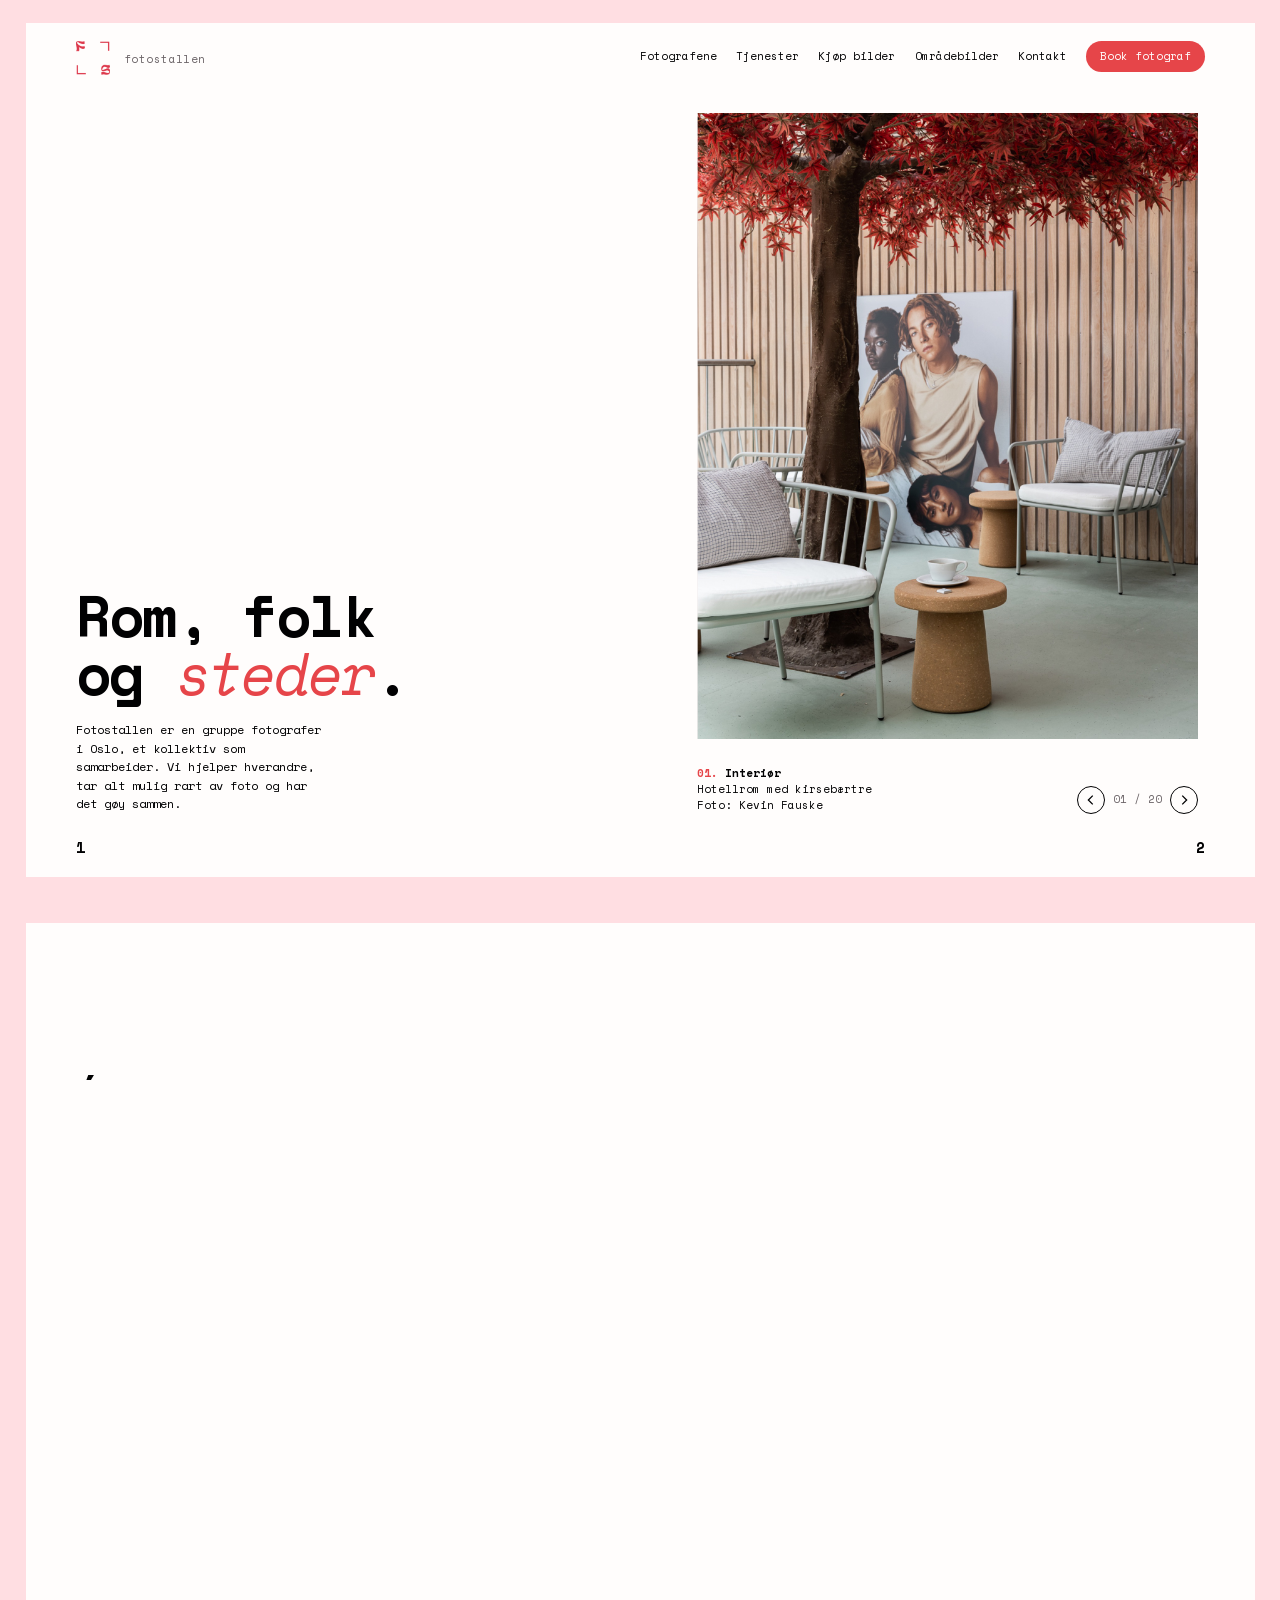
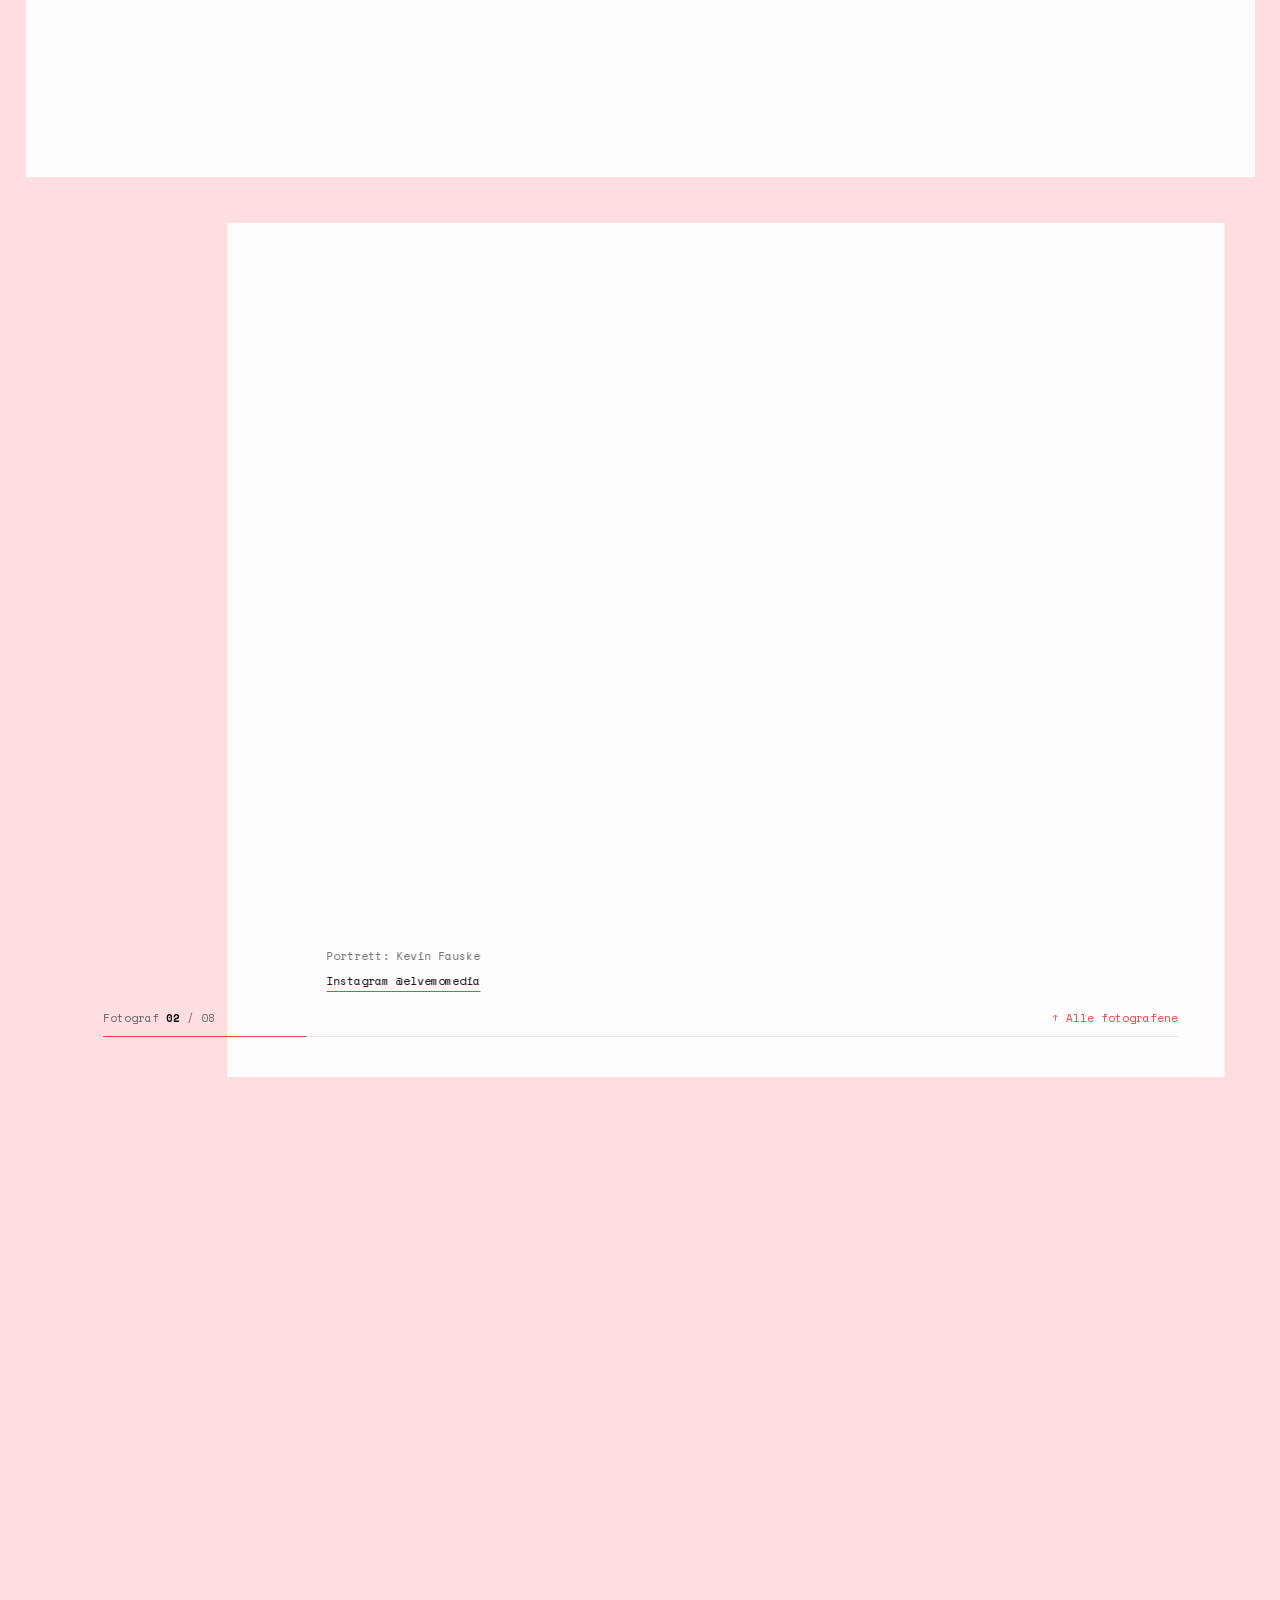
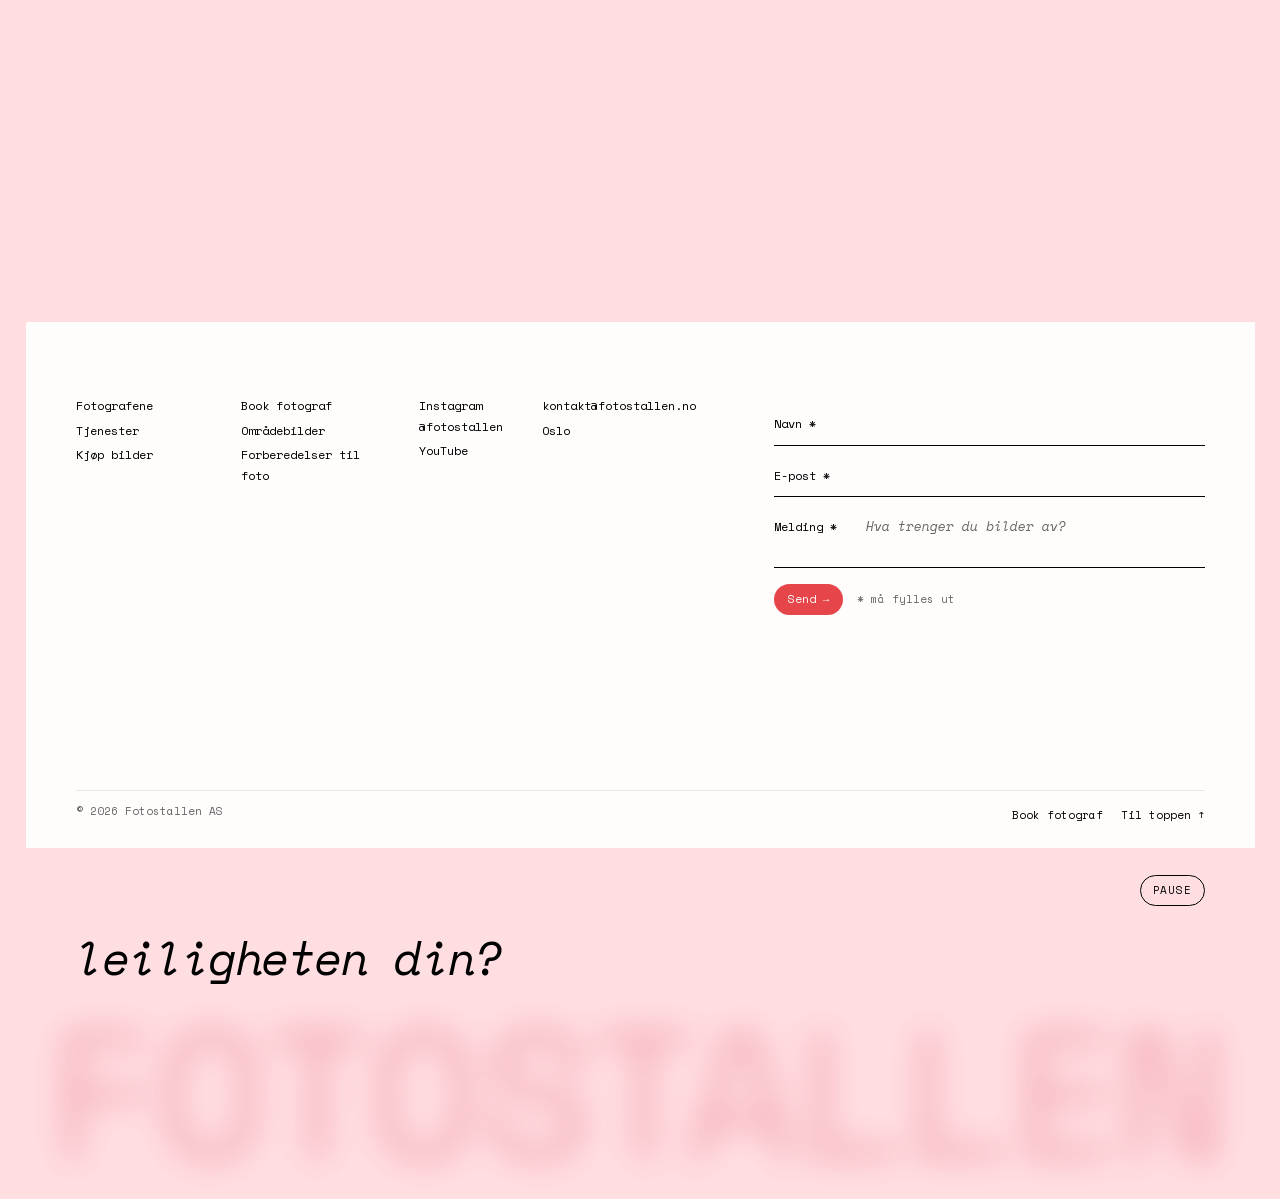
<file: index.html>
<!doctype html>
<html lang="no" class="intro-on">
<head>
<meta charset="utf-8">
<meta name="viewport" content="width=device-width, initial-scale=1">
<meta name="robots" content="noindex, nofollow">
<title>Konsept A – Fotoboka</title>
<link href="fonts/spacemono.css" rel="stylesheet">
<link href="fotobok.css" rel="stylesheet">
</head>
<body>

<div class="intro" aria-hidden="true"><div class="box"><i></i><i></i><i></i><i></i></div><img src="img/fs_logo_red_rgb.png" alt=""></div>

<!-- Oppslag 1: forside -->
<section class="spread" id="s0">
 <div class="sheet">
  <nav class="menu"><a data-go="1">Fotografene</a><a href="tjenester.html">Tjenester</a><a href="https://kvitberg.github.io/somethings-on-the-wall/">Kjøp bilder</a><a href="https://kvitberg.github.io/omradebilder/">Områdebilder</a><a data-go="3">Kontakt</a><a class="more" data-go="3">Meny</a><a class="pill" href="https://kvitberg.github.io/fotostallen-booking/">Book fotograf</a></nav>
  <div class="page l">
    <img class="mark" src="img/fs_logo_red_rgb.png" alt="Fotostallen">
    <div class="run sc" style="left:calc(var(--pad) + 48px);top:28px">fotostallen</div>
    <div class="ph mob-hero rot" style="--d:.2s" data-rot><img class="on" src="img/1L7A0422-HDR.jpg" alt="Hotellrom med kirsebærtre"></div>
    <div class="cap mob-cap"><span class="mob-credit">Foto: Kevin Fauske</span><span class="rot-ctl"><button class="rot-nav" type="button" data-step="-1" aria-label="Forrige bilde"><svg viewBox="0 0 16 16" width="14" height="14" aria-hidden="true"><path d="M10 3 5 8l5 5" fill="none" stroke="currentColor" stroke-width="1.5"/></svg></button><span class="rot-count">01 / 20</span><button class="rot-nav" type="button" data-step="1" aria-label="Neste bilde"><svg viewBox="0 0 16 16" width="14" height="14" aria-hidden="true"><path d="m6 3 5 5-5 5" fill="none" stroke="currentColor" stroke-width="1.5"/></svg></button></span></div>
    <div class="push">
      <h1 data-split>Rom, folk<br>og <em>steder</em>.</h1>
      <p class="lead" data-lines>Fotostallen er en gruppe fotografer i Oslo, et kollektiv som samarbeider. Vi hjelper hverandre, tar alt mulig rart av foto og har det gøy sammen.</p>
    </div>
    <div class="pn">1</div>
  </div>
  <div class="page r hero-r">
    <div class="stage"><div class="ph focus rot" style="--d:.35s" data-rot><img class="on" src="img/1L7A0422-HDR.jpg" alt="Hotellrom med kirsebærtre"></div>
    <div class="caprow">
      <div class="cap sc" id="hero-cap"><b><span class="n">01.</span> Interiør</b>Hotellrom med kirsebærtre<br>Foto: Kevin Fauske</div>
      <div class="rot-ctl"><button class="rot-nav" type="button" data-step="-1" aria-label="Forrige bilde"><svg viewBox="0 0 16 16" width="14" height="14" aria-hidden="true"><path d="M10 3 5 8l5 5" fill="none" stroke="currentColor" stroke-width="1.5"/></svg></button><span class="rot-count">01 / 20</span><button class="rot-nav" type="button" data-step="1" aria-label="Neste bilde"><svg viewBox="0 0 16 16" width="14" height="14" aria-hidden="true"><path d="m6 3 5 5-5 5" fill="none" stroke="currentColor" stroke-width="1.5"/></svg></button></div>
    </div>
    </div>
    <div class="pn">2</div>
  </div>
 </div>
</section>

<!-- Oppslag 2: hvem vi er (arbeid-oppslaget er fjernet; tjenester og arbeid får egen side) -->
<section class="spread" id="s2">
 <div class="sheet">
  <div class="page l">
    <div class="run sc">hvem vi er</div>
    <div class="kick sc">Hvem vi er</div>
    <h2 class="h3" data-split>Én gjeng,<br>mange <em>blikk</em>.</h2>
    <p class="about" data-lines style="margin-top:clamp(14px,3vh,26px)">Fotostallen er en gruppe fotografer i Oslo. Alle tar både bilder og film, men vi har hvert vårt felt: noen fotograferer boliger hver uke, andre jobber mest med interiørarkitekter og merkevarer.</p>
    <p class="about" data-lines data-base=".75">Vi deler oppdrag og erfaring, så du får den fotografen som passer best til jobben, enten det er en leilighet på Torshov eller en reklamefilm på fjellet.</p>
    <dl class="facts push">
      <dt class="sc">Hvor</dt><dd class="sc">Oslo og omegn, oppdrag i hele landet</dd>
      <dt class="sc">Fag</dt><dd class="sc">Bolig · interiør · portrett · produkt · film</dd>
      <dt class="sc">Kunder</dt><dd class="sc">Meglere, interiørarkitekter, merkevarer</dd>
      <dt class="sc">Kontakt</dt><dd class="sc">kontakt@fotostallen.no</dd>
      <dt class="sc">Instagram</dt><dd class="sc"><a class="ig-link" href="https://www.instagram.com/fotostallen/" target="_blank" rel="noopener">@fotostallen</a></dd>
    </dl>
    <div class="pn">3</div>
  </div>
  <div class="page r team-page">
    <div class="run sc">fotografene</div>
    <div class="team">
      <figure><div class="ph"><img src="img/Image_2.jpg" alt="Scott Kvitberg"></div><figcaption class="sc">Scott Kvitberg<span>Bolig · interiør</span></figcaption></figure>
      <figure class="on"><div class="ph"><img src="img/Kristine_Kevin_Fauske.jpg" alt="Kristine Elvemo"></div><figcaption class="sc">Kristine Elvemo<span>Interiør · film</span></figcaption></figure>
      <figure><div class="ph"><img src="img/Image_2_5.jpg" alt="Glenn Pettersen"></div><figcaption class="sc">Glenn Pettersen<span>Film</span></figcaption></figure>
      <figure><div class="ph"><img src="img/Kevin_portrett.jpg" alt="Kevin Fauske"></div><figcaption class="sc">Kevin Fauske<span>Interiør · analog</span></figcaption></figure>
      <figure><div class="ph"><img src="img/LP_portrett.jpg" alt="Lars Petter Skillestad"></div><figcaption class="sc">Lars Petter Skillestad<span>Interiør · portrett</span></figcaption></figure>
      <figure><div class="ph"><img src="img/Helene_portrett.jpg" alt="Helene Stenseth"></div><figcaption class="sc">Helene Stenseth<span>Admin · drone</span></figcaption></figure>
      <figure><div class="ph"><img src="img/henrik-portrett.jpg" alt="Henrik Eriksen" style="object-position:50% 22%"></div><figcaption class="sc">Henrik Eriksen<span>Bolig · sport</span></figcaption></figure>
      <figure><div class="ph none">BW</div><figcaption class="sc">Bjørn Wad<span>Bolig</span></figcaption></figure>
      <figure><a class="ph cta" href="https://kvitberg.github.io/fotostallen-booking/">Finn ledig<br>fotograf →</a><figcaption class="sc">Book på nett<span>Ledige tider for alle</span></figcaption></figure>
    </div>
    <div class="team-hint"><span class="cap sc">Portretter: Kevin Fauske og Kristine Elvemo</span><span class="cap sc">Trykk på en fotograf →</span></div>
    <div class="pn">4</div>
  </div>
 </div>
</section>

<!-- Oppslag 3: fotografene som et bånd som glir sidelengs. Kortene bygges fra PEOPLE i skriptet. -->
<section class="hscroll" id="s3">
 <div class="spread">
  <div class="sheet hs-sheet" id="people">
    <div class="track">
      <div class="hs-intro">
        <div class="kick sc">Fotografene</div>
        <h2 class="h3" data-split>Møt <em>fotografene</em>.</h2>
        <p class="lead" data-lines>Vi er åtte, og alle tar både bilder og film. Rull videre for å bli kjent med hver av oss og se bilder vi er glade i.</p>
        <span class="cue">Rull <span class="arr" style="display:inline-block">→</span></span>
      </div>
    </div>
    <div class="hs-ui">
      <div class="run sc">fotografene</div>
      <div class="hs-hint sc">Rull nedover, bildene glir sidelengs</div>
      <div class="hs-count">Fotograf <b>01</b> / 08</div>
      <a class="hs-back" data-go="1">↑ Alle fotografene</a>
      <div class="fremdrift"><i></i></div>
    </div>
  </div>
 </div>
</section>

<!-- Oppslag 4: bunntekst etter Scotts referanse (Kinetic): lyst felt med lenker og et raskt skjema, rosa bånd med stort ordmerke -->
<section class="spread" id="s5">
 <footer class="sheet footer">
  <div class="f-top">
    <div class="f-cols">
      <div><h3 class="sc f-h">Fotostallen</h3><a data-go="1">Fotografene</a><a href="tjenester.html">Tjenester</a><a href="https://kvitberg.github.io/somethings-on-the-wall/">Kjøp bilder</a></div>
      <div><h3 class="sc f-h">Bestill</h3><a href="https://kvitberg.github.io/fotostallen-booking/">Book fotograf</a><a href="https://kvitberg.github.io/omradebilder/">Områdebilder</a><a href="https://fotostallen.no/forberedelser">Forberedelser til foto</a></div>
      <div><h3 class="sc f-h">Følg oss</h3><a href="https://www.instagram.com/fotostallen/" target="_blank" rel="noopener">Instagram @fotostallen</a><a href="https://youtube.com/channel/UCEjgnii2mcuY_K7Lr6Wvkpg">YouTube</a></div>
      <div><h3 class="sc f-h">Kontakt</h3><a href="mailto:kontakt@fotostallen.no">kontakt@<wbr>fotostallen.no</a><span>Oslo</span></div>
    </div>
    <form class="contact" novalidate>
      <h3 class="sc f-h">Send oss en melding</h3>
      <label><span>Navn *</span><input name="navn" autocomplete="name" required aria-describedby="feil-navn"></label>
      <span class="err" id="feil-navn"></span>
      <label><span>E-post *</span><input name="epost" type="email" autocomplete="email" required aria-describedby="feil-epost"></label>
      <span class="err" id="feil-epost"></span>
      <label><span>Melding *</span><textarea name="melding" rows="2" required placeholder="Hva trenger du bilder av?" aria-describedby="feil-melding"></textarea></label>
      <span class="err" id="feil-melding"></span>
      <div class="send-row"><button class="pill" type="submit">Send →</button><span class="form-note">* må fylles ut</span><span class="form-status" role="status" aria-live="polite"></span></div>
    </form>
    <div class="f-legal"><small>© 2026 Fotostallen AS</small><small><a href="https://kvitberg.github.io/fotostallen-booking/">Book fotograf</a><a data-go="0">Til toppen ↑</a></small></div>
  </div>
  <div class="f-band">
    <h2 class="f-tag" aria-label="Skal vi ta bilder av leiligheten din, hytta, kontoret, sjefen eller katten?">
      <span class="f-lead" data-split aria-hidden="true">Skal vi ta bilder av</span>
      <span class="slot" aria-hidden="true"><span class="slot-reel"><span>leiligheten din?</span><span>hytta?</span><span>kontoret?</span><span>sjefen?</span><span>katten?</span></span></span>
      <span class="f-aside" aria-hidden="true">(Den må sitte stille.)</span>
    </h2>
    <img class="f-word" src="img/fs_wordmark_red.png" alt="Fotostallen">
    <button class="slot-pause" type="button">Pause</button>
  </div>
 </footer>
</section>

<script>
(() => {
  const reduce = matchMedia('(prefers-reduced-motion: reduce)').matches;
  const wide = matchMedia('(min-width: 901px)');
  const spreads = [...document.querySelectorAll('.spread')];
  const sheets = spreads.map(s => s.querySelector('.sheet'));
  const clamp = (v, a, b) => Math.min(b, Math.max(a, v));
  const pad = n => String(n).padStart(2, '0');

  // ---------- Fotografene (tekster er utkast; Bjørn mangler portrett). work kan være ett bilde eller en liste ----------
  const PEOPLE = [
    { slug: 'scott', ig: 'scottkvitberg.no', name: 'Scott Kvitberg', img: 'img/Image_2.jpg', by: 'Kristine Elvemo',
      bio: 'Scott fotograferer og filmer boliger og interiør. Når han kan, tar han med kameraet ut i landskapet, og printene hans selges i Somethings on the wall.',
      tags: ['Bolig', 'Interiør', 'Landskap'], work: { img: 'img/kontor03.jpg', title: 'Kontor', by: 'Scott Kvitberg' } },
    { slug: 'kristine', ig: 'elvemomedia', name: 'Kristine Elvemo', img: 'img/Kristine_Kevin_Fauske.jpg', by: 'Kevin Fauske',
      bio: 'Kristine jobber med interiørarkitekter og meglere og liker best rom med mye dagslys. Hun tar både bilder og film.',
      tags: ['Interiør', 'Bolig', 'Film'], work: { img: 'img/kristine-oscars-9663-hdr.jpg', title: 'Oscars gate 3B', by: 'Kristine Elvemo' } },
    { slug: 'glenn', ig: 'pettersen_foto', name: 'Glenn Pettersen', img: 'img/Image_2_5.jpg', by: 'Kevin Fauske',
      bio: 'Glenn har filmet alt fra Instagram-videoer til reklamefilm på høyfjellet, for blant andre Devold, Janus og flere meglere. Han tar også stillbilder.',
      tags: ['Film', 'Reklame', 'SoMe'], work: { img: 'img/GP_DO2_2W7A3253.jpg', title: 'Portrett', by: 'Glenn Pettersen' } },
    { slug: 'kevin', ig: 'kevinfauske.no', name: 'Kevin Fauske', img: 'img/Kevin_portrett.jpg', by: 'Kristine Elvemo',
      bio: 'Kevin jobber mest med interiørarkitekter, med både foto og film. Han veksler mellom analoge og digitale kameraer og får med seg detaljene i et rom.',
      tags: ['Interiør', 'Arkitektur', 'Analog'], work: { img: 'img/R1-09413-0006.jpg', title: 'Fasade', by: 'Kevin Fauske' } },
    { slug: 'lars-petter', ig: 'larspetterskillestad', name: 'Lars Petter Skillestad', img: 'img/LP_portrett.jpg', by: 'Kevin Fauske',
      bio: 'Lars Petter fotograferer og filmer interiørprosjekter, portretter, produkter og boliger for salg.',
      tags: ['Interiør', 'Portrett', 'Produkt'], work: { img: 'img/6L9A2189.jpg', title: 'Reportasje', by: 'Lars Petter Skillestad' } },
    { slug: 'helene', name: 'Helene Stenseth', img: 'img/Helene_portrett.jpg', by: 'Kevin Fauske',
      bio: 'Helene tar seg mest av administrasjonen i Fotostallen, men tar også bilder og flyr drone.', tags: ['Administrasjon', 'Foto', 'Drone'], work: null },
    { slug: 'henrik', ig: 'henriksen.foto', name: 'Henrik Eriksen', img: 'img/henrik-portrett.jpg', pos: '50% 22%',
      bio: 'Henrik fotograferer og filmer boliger og interiør, og har i flere år laget innhold for bedrifter og merkevarer. Han er glad i seiling, ski og friluftsliv, og trives like godt med kameraet ute som inne.',
      tags: ['Bolig', 'Film', 'Sport'],
      work: { img: 'img/henrik-864.jpg', title: 'Soverom', by: 'Henrik Eriksen' } },
    { slug: 'bjorn', ig: 'bjorn.wad', name: 'Bjørn Wad', img: null, initials: 'BW',
      bio: 'Bjørn fotograferer og filmer boliger for salg.', tags: ['Bolig', 'Film'], work: null },
  ];
  const N = PEOPLE.length;
  const hs = document.getElementById('s3');                 // den høye seksjonen
  const hsSpread = hs.querySelector('.spread');             // arket som står fast
  const hsSheet = document.getElementById('people');
  const track = hsSheet.querySelector('.track');
  const countEl = hsSheet.querySelector('.hs-count b');
  // Ett kort per fotograf, og et liggende kort med et bilde fra dem der vi har et
  PEOPLE.forEach((p, i) => {
    const fig = document.createElement('figure');
    fig.className = 'card'; fig.dataset.slug = p.slug;
    fig.innerHTML = (p.img
      ? `<div class="ph"><img src="${p.img}" alt="${p.name}" style="object-position:${p.pos || '50% 30%'}"></div>`
      : `<div class="ph none">${p.initials}<small>Portrett kommer</small></div>`) +
      `<figcaption><b class="sc">${pad(i + 1)}</b><span><span class="who-name sc">${p.name}</span>` +
      `<span class="who-fag sc">${p.tags.join(' · ')}</span><span class="who-bio">${p.bio}</span>` +
      (p.img && p.by ? `<span class="who-cred">Portrett: ${p.by}</span>` : '') +
      (p.ig ? `<a class="who-ig" href="https://www.instagram.com/${p.ig}/" target="_blank" rel="noopener">Instagram @${p.ig}</a>` : '') + `</span></figcaption>`;
    const g = document.createElement('div');
    g.className = 'group'; g.style.setProperty('--g', i % 2 ? 'var(--papir)' : 'var(--rosa)');
    g.appendChild(fig); track.appendChild(g);
    [].concat(p.work || []).forEach(wk => {
      const w = document.createElement('figure');
      w.className = 'card wide' + (wk.tall ? ' tall' : '');
      if (wk.r) w.style.setProperty('--ar', wk.r);
      w.innerHTML = `<div class="ph"><img src="${wk.img}" alt="${wk.title}, foto: ${wk.by}" loading="lazy" decoding="async"></div>` +
        `<figcaption class="sc">${wk.title} — foto: ${wk.by}</figcaption>`;
      g.appendChild(w);
    });
  });
  const igEnd = document.createElement('a');
  igEnd.className = 'ig-end'; igEnd.href = 'https://www.instagram.com/fotostallen/'; igEnd.target = '_blank'; igEnd.rel = 'noopener';
  igEnd.innerHTML = '<span class="ig-k">Følg oss på Instagram</span><span class="ig-h">@fotostallen</span><span class="ig-s">Bilder og film fra oppdragene våre, og litt bak kamera.</span>';
  track.appendChild(igEnd);
  // Arbeidsbildene venter med å laste til båndet nærmer seg; da hentes alle, så de er klare før gardinen trekkes
  new IntersectionObserver((es, o) => {
    if (!es.some(e => e.isIntersecting)) return;
    track.querySelectorAll('img[loading=lazy]').forEach(im => { im.loading = 'eager'; });
    o.disconnect();
  }, { rootMargin: '150% 0px' }).observe(hs);
  const cards = [...track.querySelectorAll('.card')];
  const personCards = cards.filter(c => !c.classList.contains('wide'));

  // Snap-punkter: ett per seksjon, like høyt som seksjonen. Den høye fotograf-seksjonen får
  // dermed et snap-område høyere enn skjermen, og da kan man rulle fritt inne i det.
  const sections = [...document.querySelectorAll('body > section')];
  const markers = sections.map(() => { const m = document.createElement('div'); m.className = 'snap'; document.body.appendChild(m); return m; });
  const sectionTop = i => sections.slice(0, i).reduce((sum, s) => sum + s.offsetHeight, 0); // uavhengig av sticky
  let hsDist = 0;
  // Kortene står midt i båndet. Er teksten under lang (eller skjermen lav), krymper bildet
  // så kortet holder seg mellom overskriften øverst og telleren nederst.
  function fitCards() {
    const run = hsSheet.querySelector('.hs-ui .run'), cnt = hsSheet.querySelector('.hs-count');
    const ceil = run.offsetTop + run.offsetHeight + 16, floor = cnt.offsetTop - 18, gc = track.offsetHeight / 2;
    cards.forEach(c => {
      const ph = c.querySelector('.ph'), cap = c.querySelector('figcaption');
      ph.style.height = ph.style.width = '';
      const m = parseFloat(getComputedStyle(c).marginTop) || 0;
      const capH = cap.offsetHeight + (parseFloat(getComputedStyle(cap).marginTop) || 0);
      const h0 = ph.offsetHeight, w0 = ph.offsetWidth;
      const h = Math.max(160, Math.floor(Math.min(h0, 2 * (floor - gc) - m - capH, 2 * gc + m - 2 * ceil - capH)));
      if (h < h0) {
        ph.style.height = h + 'px';
        if (c.classList.contains('wide') && !c.classList.contains('tall')) ph.style.width = Math.round(w0 * h / h0) + 'px';
      }
    });
  }
  function layoutHS() {
    fitCards();
    hsDist = Math.max(0, track.offsetWidth - hsSheet.clientWidth);
    hs.style.height = `calc(100svh + ${hsDist}px)`;
    sections.forEach((s, i) => { markers[i].style.top = sectionTop(i) + 'px'; markers[i].style.height = s.offsetHeight + 'px'; });
  }
  layoutHS();
  const hsTop = () => sectionTop(sections.indexOf(hs));
  const topOf = i => sectionTop(i);

  // Ord i masker. Overskrifter: forsinkelse per ord. Avsnitt: per linje.
  function splitWords(el) {
    const words = [];
    const walk = node => {
      [...node.childNodes].forEach(n => {
        if (n.nodeType === 3) {
          const frag = document.createDocumentFragment();
          n.textContent.split(/(\s+)/).forEach((part, k) => {
            if (!part) return;
            if (/^\s+$/.test(part)) { frag.appendChild(document.createTextNode(' ')); return; }
            // Punktum o.l. rett etter et ord (f.eks. etter <em>) festes til ordet, så det aldri havner alene på en linje
            if (k === 0 && /^[.,:;!?…]+$/.test(part) && words.length) {
              const cs = getComputedStyle(n.parentNode), s = document.createElement('span');
              s.textContent = part;
              s.style.cssText = `font-style:${cs.fontStyle};font-weight:${cs.fontWeight};color:${cs.color}`;
              words[words.length - 1].firstChild.appendChild(s);
              return;
            }
            const w = document.createElement('span'); w.className = 'w';
            const s = document.createElement('span'); s.textContent = part;
            w.appendChild(s); frag.appendChild(w); words.push(w);
          });
          n.replaceWith(frag);
        } else if (n.nodeType === 1 && n.tagName !== 'BR') walk(n);
      });
    };
    walk(el);
    return words;
  }
  document.querySelectorAll('[data-split]').forEach(el => {
    const base = parseFloat(el.dataset.base || '.2');
    splitWords(el).forEach((w, i) => w.style.setProperty('--d', (base + i * .075) + 's'));
  });
  const lineEls = [...document.querySelectorAll('[data-lines]')].map(el => ({ el, words: splitWords(el) }));
  function setLineDelays() {
    lineEls.forEach(({ el, words }) => {
      const base = parseFloat(el.dataset.base || '.55');
      const tops = [];
      words.forEach(w => { const t = w.offsetTop; if (!tops.includes(t)) tops.push(t); });
      words.forEach(w => w.style.setProperty('--d', (base + tops.indexOf(w.offsetTop) * .09) + 's'));
    });
  }

  // Forsinkelser for menyen, merkelapper og portretter
  document.querySelectorAll('.menu a').forEach((a, i) => a.style.setProperty('--i', i));
  document.querySelectorAll('.tags').forEach(t => [...t.children].forEach((s, i) => s.style.setProperty('--i', i)));
  document.querySelectorAll('.team .ph').forEach((p, i) => p.style.setProperty('--d', (.25 + i * .07) + 's'));

  // Søkerhjørner rundt hovedbildene: bildet legges i en ramme, hjørnene utenfor bildets maske
  document.querySelectorAll('.ph.focus').forEach(ph => {
    const fx = document.createElement('div');
    fx.className = 'fx';
    if (ph.style.gridArea) { fx.style.gridArea = ph.style.gridArea; ph.style.gridArea = ''; }
    ph.before(fx); fx.appendChild(ph);
    const f = document.createElement('div');
    f.className = 'fwrap';
    f.innerHTML = '<i class="fc tl"></i><i class="fc tr"></i><i class="fc bl"></i><i class="fc br"></i>';
    fx.appendChild(f);
  });

  // Dekoding av små tekster
  const GLYPHS = 'ABCDEFGHIJKLMNOPQRSTUVWXYZÆØÅ0123456789/—·+#';
  const textNodes = el => { const out = [], tw = document.createTreeWalker(el, NodeFilter.SHOW_TEXT); while (tw.nextNode()) out.push(tw.currentNode); return out; };
  document.querySelectorAll('.sc').forEach(el => { el._nodes = textNodes(el).map(n => ({ n, txt: n.textContent })); });
  function scramble(el, delay) {
    clearTimeout(el._t); cancelAnimationFrame(el._raf);
    el._t = setTimeout(() => {
      el.classList.add('go');
      const t0 = performance.now();
      let offset = 0;
      const items = el._nodes.map(o => { const it = { ...o, start: offset }; offset += o.txt.length; return it; });
      const tick = now => {
        const t = now - t0; let done = true;
        items.forEach(({ n, txt, start }) => {
          let s = '';
          for (let i = 0; i < txt.length; i++) {
            const c = txt[i], at = 120 + (start + i) * 16;
            if (c === ' ' || c === ' ' || t >= at) s += c;
            else { done = false; s += t > at - 260 ? GLYPHS[(Math.random() * GLYPHS.length) | 0] : ' '; }
          }
          n.textContent = s;
        });
        if (!done) el._raf = requestAnimationFrame(tick);
      };
      el._raf = requestAnimationFrame(tick);
    }, delay);
  }
  function unscramble(el) { clearTimeout(el._t); cancelAnimationFrame(el._raf); el.classList.remove('go'); el._nodes.forEach(o => o.n.textContent = o.txt); }

  // Sidetall som teller opp
  function countFolio(f) {
    const n = f.firstChild, target = parseInt(n._t || (n._t = n.textContent), 10);
    const t0 = performance.now();
    const step = now => { const p = clamp((now - t0) / 750, 0, 1), e = 1 - Math.pow(1 - p, 3);
      n.textContent = pad(Math.round(target * e)); if (p < 1) requestAnimationFrame(step); };
    n.textContent = '00'; requestAnimationFrame(step);
  }

  // Når et oppslag blir synlig: spill av alt
  function enter(s) {
    if (s.classList.contains('in')) return;
    s.classList.remove('out'); void s.offsetWidth; s.classList.add('in');
    [...s.querySelectorAll('.sc')].filter(el => !el.closest('.card')).forEach((el, i) => scramble(el, 250 + i * 70));
    s.querySelectorAll('.folio').forEach(countFolio);
  }
  function leave(s) {
    if (!s.classList.contains('in')) return;
    s.classList.remove('in'); s.classList.add('out');
    s.querySelectorAll('.sc').forEach(unscramble);
    if (s === hsSpread) cards.forEach(c => c.classList.remove('seen'));
  }

  // ---------- Båndet: like langt sidelengs som man ruller nedover, med myk etterslep ----------
  let hsCur = 0, hsRaf = 0, active = 0;
  function hsTick() {
    hsRaf = 0;
    const target = clamp(-hs.getBoundingClientRect().top, 0, hsDist);
    hsCur += (target - hsCur) * (reduce ? 1 : .14);
    if (Math.abs(target - hsCur) < .3) hsCur = target;
    track.style.transform = `translate3d(${-hsCur}px,0,0)`;
    hsSheet.style.setProperty('--p', (hsDist ? hsCur / hsDist : 0).toFixed(4));
    const vw = hsSheet.clientWidth, sl = hsSheet.getBoundingClientRect().left, live = hsSpread.classList.contains('in');
    active = 0;
    cards.forEach(c => {
      const r = c.getBoundingClientRect(), x = r.left - sl;
      // Kortet avdekkes fra høyre når det kommer inn i bildet
      if (live && !c.classList.contains('seen') && x < vw * .92) {
        c.classList.add('seen');
        c.querySelectorAll('.sc').forEach((el, k) => scramble(el, 380 + k * 110));
      }
      // Bildet glir litt motsatt vei inne i rammen (dybde)
      const img = c.querySelector('img');
      if (img) img.style.setProperty('--px', (((x + r.width / 2) / vw - .5) * -7).toFixed(2) + '%');
      // Telleren viser fotografen hvis fargeblokk har nådd midten av skjermen (gruppene kan være lange)
      if (!c.classList.contains('wide') && c.parentNode.getBoundingClientRect().left - sl < vw * .5) active = personCards.indexOf(c);
    });
    countEl.textContent = pad(active + 1);
    if (hsCur !== target) hsRaf = requestAnimationFrame(hsTick);
  }
  const hsKick = () => { if (!hsRaf) hsRaf = requestAnimationFrame(hsTick); };
  function scrollToCard(i) {
    const c = personCards[clamp(i, 0, N - 1)];
    const x = c.offsetLeft + c.offsetWidth / 2 - hsSheet.clientWidth / 2;
    scrollTo({ top: hsTop() + clamp(x, 0, hsDist), behavior: 'smooth' });
    history.replaceState(null, '', '#' + PEOPLE[clamp(i, 0, N - 1)].slug);
  }
  // Piltaster når båndet står fast
  addEventListener('keydown', e => {
    const r = hs.getBoundingClientRect();
    if (r.top > 2 || r.bottom < innerHeight - 2) return;
    if (e.key === 'ArrowRight') { e.preventDefault(); scrollToCard(active + 1); }
    if (e.key === 'ArrowLeft') { e.preventDefault(); scrollToCard(active - 1); }
  });
  // ---------- Forsiden: bildebytter ----------
  // Tjue bilder fra Kevin, Scott, Glenn, Henrik, Kristine og Lars Petter, blandet så samme fotograf og samme format sjelden kommer to ganger på rad.
  // Fotografer funnet via kameraets serienummer (EXIF); dronebildet heter «LPS_redigert».
  const HERO = [
    { img: 'img/1L7A0422-HDR.jpg', r: .8, alt: 'Hotellrom med kirsebærtre', kind: 'Interiør', title: 'Hotellrom med kirsebærtre', by: 'Kevin Fauske' },
    { img: 'img/scott-003061-31.jpg', r: 1.5, alt: 'Spisestue under skråtak med takvinduer', kind: 'Bolig', title: 'Spisestue med takvinduer', by: 'Scott Kvitberg' },
    { img: 'img/henrik-692.jpg', r: .666, alt: 'Lys stue under skråtak med takvindu og sofa', kind: 'Interiør', title: 'Stue under skråtak', by: 'Henrik Eriksen' },
    { img: 'img/print-elephant.jpg', r: 1.5, alt: 'Elefant på savannen i Tanzania', kind: 'Safari', title: 'Elefant, Tanzania', by: 'Scott Kvitberg', pos: '27% 50%' },
    { img: 'img/1L7A9856.jpg', r: .8, alt: 'Stue med peoner og stearinlys', kind: 'Interiør', title: 'Stue med peoner', by: 'Kevin Fauske' },
    { img: 'img/glenn-janus-3358.jpg', r: 1.5, alt: 'Person som måker snø ved en hytte i snøstorm', kind: 'Reklame', title: 'Janus: snøstorm ved hytta', by: 'Glenn Pettersen' },
    { img: 'img/print-las-catedrales.jpg', r: .704, alt: 'Klippebuen på stranda Las Catedrales i Galicia', kind: 'Landskap', title: 'Las Catedrales, Galicia', by: 'Scott Kvitberg' },
    { img: 'img/kevin-sandakerveien-29j.jpg', r: 1.5, alt: 'Kjøkken med åpen trapp og folk i bevegelse', kind: 'Interiør', title: 'Kjøkken og trapp', by: 'Kevin Fauske' },
    { img: 'img/scott-005-40.jpg', r: .667, alt: 'Hyttestue med vinduer mot snødekte fjell i blå time', kind: 'Hytte', title: 'Hytte med fjellutsikt', by: 'Scott Kvitberg' },
    { img: 'img/glenn-janus-3284.jpg', r: 1.495, alt: 'Eldre mann i ullgenser ved et stearinlys i en hytte', kind: 'Reklame', title: 'Janus: ved hyttebordet', by: 'Glenn Pettersen' },
    { img: 'img/LPS_redigert_-4.jpg', r: .8, alt: 'Vei gjennom snødekt skog sett fra drone', kind: 'Drone', title: 'Vei gjennom snøskog', by: 'Lars Petter Skillestad' },
    { img: 'img/scott-00210-38.jpg', r: 1.5, alt: 'Kjøkken med grå fronter og kjøkkenøy', kind: 'Bolig', title: 'Kjøkken', by: 'Scott Kvitberg' },
    { img: 'img/glenn-kleveland-3763.jpg', r: .6375, alt: 'Studioportrett av en mann i genser, med bevegelsesuskarphet', kind: 'Reklame', title: 'Janus: studioportrett', by: 'Glenn Pettersen' },
    { img: 'img/kevin-6f7a6205.jpg', r: 1.333, alt: 'Bygg ved fjorden i solnedgang, med en person på stranden', kind: 'Arkitektur', title: 'Ved fjorden', by: 'Kevin Fauske' },
    { img: 'img/print-the-lion.jpg', r: .667, alt: 'Løve i Tanzania', kind: 'Safari', title: 'Løve, Tanzania', by: 'Scott Kvitberg' },
    { img: 'img/henrik-998.jpg', r: 1.5, alt: 'Seilbåt i fart med vannsprut i forgrunnen', kind: 'Sport', title: 'Seiling', by: 'Henrik Eriksen' },
    { img: 'img/image_part_001.jpeg', r: .8, alt: 'Inngangsparti med rød dør', kind: 'Bolig', title: 'Inngang med rød dør', by: 'Kevin Fauske' },
    { img: 'img/kristine-oscars-9790.jpg', r: 1.5, alt: 'Rosa spisestue med rundt bord og rød dør', kind: 'Bolig', title: 'Spisestue, Oscars gate', by: 'Kristine Elvemo' },
    { img: 'img/01-8.jpg', r: .666, alt: 'Steiner i havet i blått kveldslys', kind: 'Landskap', title: 'Steiner i havet', by: 'Scott Kvitberg' },
    { img: 'img/kristine-rabot-8z8a0364.jpg', r: 1.778, alt: 'Rabothytta på fjellet i kveldssol', kind: 'Arkitektur', title: 'Rabothytta', by: 'Kristine Elvemo' },
  ];
  const rots = [...document.querySelectorAll('[data-rot]')];
  rots.forEach(r => HERO.slice(1).forEach(h => { const im = document.createElement('img'); im.src = h.img; im.alt = h.alt; im.decoding = 'async'; im.fetchPriority = 'low'; if (h.pos) im.style.objectPosition = h.pos; r.appendChild(im); }));
  const heroCap = document.getElementById('hero-cap'), mobCredit = document.querySelector('.mob-credit');
  const rotCounts = document.querySelectorAll('.rot-count');
  let heroIdx = 0, heroTimer = null, heroHeld = false, heroHover = false;
  function setCap(el, html) { if (!el) return; el.innerHTML = html; el._nodes = textNodes(el).map(n => ({ n, txt: n.textContent })); scramble(el, 0); }
  function showHero(i, dir = 'next') {
    const prev = heroIdx; heroIdx = (i + HERO.length) % HERO.length;
    if (heroIdx === prev) return;
    rots.forEach(r => {
      const imgs = r.querySelectorAll('img');
      r.dataset.dir = dir;                       // nytt bilde glir inn fra høyre (neste) eller venstre (forrige)
      imgs.forEach(im => im.classList.remove('was'));
      imgs[prev].classList.replace('on', 'was');
      const inc = imgs[heroIdx];
      inc.classList.remove('on'); void inc.offsetWidth;
      inc.classList.add('on');
    });
    const h = HERO[heroIdx];
    setCap(heroCap, `<b><span class="n">${pad(heroIdx + 1)}.</span> ${h.kind}</b>${h.title}<br>Foto: ${h.by}`);
    setCap(mobCredit, `Foto: ${h.by}`);
    rotCounts.forEach(c => c.textContent = `${pad(heroIdx + 1)} / ${pad(HERO.length)}`);
    fitHero();
    document.querySelectorAll('#s0 .fc').forEach(fc => { fc.style.animation = 'none'; void fc.offsetWidth; fc.style.animation = ''; fc.style.animationDelay = '.2s'; });
  }
  // Rammen skifter mellom stående og liggende etter bildets format (bare stor skjerm; mobil har fast ramme)
  const heroStage = document.querySelector('.hero-r .stage');
  function fitHero() {
    if (!heroStage || !heroStage.offsetParent) return;
    const r = HERO[heroIdx].r;
    const fx = heroStage.querySelector('.fx'), cap = heroStage.querySelector('.caprow');
    const S = heroStage.getBoundingClientRect(), sx = S.width / heroStage.offsetWidth || 1; // arket kan være skalert
    const W = heroStage.offsetWidth, Hs = heroStage.offsetHeight;
    let minLeft = 0, minTop = 0;
    if (r > 1) {
      // Liggende: helt ut til høyre kant, innover til et stykke fra overskriften, opp til under menyen
      const words = [...document.querySelectorAll('#s0 h1 .w, #s0 .lead .w')].map(e => e.getBoundingClientRect().right);
      const textRight = Math.max(...words, document.querySelector('#s0 h1').getBoundingClientRect().left);
      minLeft = (textRight - S.left) / sx + Math.max(56, innerWidth * .05);
      minTop = Math.max(0, (document.querySelector('#s0 .menu').getBoundingClientRect().bottom - S.top) / sx + 44);
    }
    // Bildetekstens høyde avhenger av bredden, som avhenger av rammen: regn to ganger med endelig bredde
    cap.style.transition = 'none';
    // Bildeteksten og pilene skal stå på én linje (lik høyde for alle bilder, så rammen ikke hopper).
    // Linjen er like bred som bildet, og bare bredere når et smalt, stående bilde ikke gir plass.
    const txt = cap.querySelector('#hero-cap'), ctl = cap.querySelector('.rot-ctl');
    txt.style.width = 'max-content';
    const need = txt.offsetWidth + 24 + ctl.offsetWidth;
    txt.style.width = '';
    let w = 0, left = 0, bottom = 0, cw = 0;
    for (let k = 0; k < 2; k++) {
      bottom = Hs - cap.offsetHeight - 26;
      w = r > 1 ? Math.min(W - minLeft, (bottom - minTop) * r) : Math.min(W, bottom * r);
      left = r > 1 ? W - w : (W - w) / 2;
      cw = Math.max(w, Math.min(W, need));
      cap.style.width = cw + 'px';
    }
    bottom = Hs - cap.offsetHeight - 26;
    w = r > 1 ? Math.min(W - minLeft, (bottom - minTop) * r) : Math.min(W, bottom * r);
    left = r > 1 ? W - w : (W - w) / 2;
    void cap.offsetWidth; cap.style.transition = '';
    const h = w / r;
    Object.assign(fx.style, { left: left + 'px', top: bottom - h + 'px', width: w + 'px', height: h + 'px' });
    cap.style.left = Math.min(left, W - cw) + 'px';
  }
  // Uten pauseknapp (Scott): karusellen stopper for godt så snart man blar selv, og står
  // stille mens musen er over bildet eller en pil har tastaturfokus.
  const heroStep = st => { heroHeld = true; clearTimeout(heroTimer); showHero(heroIdx + st, st > 0 ? 'next' : 'prev'); };
  function heroSchedule() {
    clearTimeout(heroTimer);
    if (heroHeld || heroHover || reduce) return;
    heroTimer = setTimeout(() => { if (scrollY < innerHeight * .6 && !document.hidden) showHero(heroIdx + 1); heroSchedule(); }, 3600);
  }
  rots.forEach(r => {
    r.addEventListener('mouseenter', () => { heroHover = true; clearTimeout(heroTimer); });
    r.addEventListener('mouseleave', () => { heroHover = false; heroSchedule(); });
  });
  document.querySelectorAll('.rot-nav').forEach(b => { b.addEventListener('focus', () => { heroHover = true; clearTimeout(heroTimer); }); b.addEventListener('blur', () => { heroHover = false; heroSchedule(); }); });
  // Bla selv: piler, klikk på venstre/høyre halvdel, sveip på mobil og piltaster
  document.querySelectorAll('.rot-nav').forEach(b => b.addEventListener('click', () => heroStep(+b.dataset.step)));
  rots.forEach(r => {
    r.addEventListener('click', e => { const rc = r.getBoundingClientRect(); heroStep(e.clientX < rc.left + rc.width / 2 ? -1 : 1); });
    let sx = 0, sy = 0;
    r.addEventListener('touchstart', e => { sx = e.touches[0].clientX; sy = e.touches[0].clientY; }, { passive: true });
    r.addEventListener('touchend', e => {
      const dx = e.changedTouches[0].clientX - sx, dy = e.changedTouches[0].clientY - sy;
      if (Math.abs(dx) > 40 && Math.abs(dx) > Math.abs(dy) * 1.3) { e.preventDefault(); heroStep(dx < 0 ? 1 : -1); }
    });
  });
  addEventListener('keydown', e => {
    if (scrollY > innerHeight * .5 || /INPUT|TEXTAREA/.test(document.activeElement.tagName)) return;
    if (e.key === 'ArrowRight') heroStep(1);
    if (e.key === 'ArrowLeft') heroStep(-1);
  });

  // Footerteksten: blits og fokus på FOTOSTALLEN, så går ordene i løkke (leiligheten din? … katten?).
  // Står stille når man holder musen over båndet eller trykker «Pause», og ved redusert bevegelse.
  const band = document.querySelector('.f-band');
  const reel = band.querySelector('.slot-reel'), slot = band.querySelector('.slot'), aside = band.querySelector('.f-aside');
  const pauseBtn = band.querySelector('.slot-pause');
  const N_WORDS = reel.children.length;
  reel.appendChild(reel.children[0].cloneNode(true)); // kopi av første ord, så løkken alltid går nedover
  const reelWords = [...reel.children];
  const HOLD = 1000, HOLD_LAST = 2000, MOVE = 450;
  let slotIdx = 0, slotTimer = null, hovered = false, held = false;
  function showWord(i, instant) {
    const w = reelWords[i];
    if (instant) { reel.style.transition = 'none'; slot.style.transition = 'none'; }
    reel.style.transform = `translateY(${-w.offsetTop}px)`;
    slot.style.width = w.offsetWidth + 'px';
    if (instant) { void reel.offsetWidth; reel.style.transition = ''; slot.style.transition = ''; }
    aside.classList.toggle('show', i === N_WORDS - 1);
  }
  function schedule(first) {
    clearTimeout(slotTimer);
    if (hovered || held || !band.classList.contains('play')) return;
    slotTimer = setTimeout(step, first ? 1500 : (slotIdx === N_WORDS - 1 ? HOLD_LAST : HOLD));
  }
  function step() {
    slotIdx++;
    showWord(slotIdx);
    if (slotIdx === reelWords.length - 1) {          // på kopien: hopp usynlig tilbake til første ord
      setTimeout(() => { slotIdx = 0; showWord(0, true); }, MOVE + 50);
    }
    schedule();
  }
  function playBand() {
    band.classList.remove('play'); void band.offsetWidth; band.classList.add('play');
    slotIdx = 0; showWord(0, true);
    if (reduce) { showWord(N_WORDS - 1, true); return; }
    schedule(true);
  }
  function resetBand() { clearTimeout(slotTimer); band.classList.remove('play'); slotIdx = 0; showWord(0, true); }
  band.addEventListener('focusin', () => { hovered = true; clearTimeout(slotTimer); });
  band.addEventListener('focusout', e => { if (!band.contains(e.relatedTarget)) { hovered = false; schedule(); } });
  pauseBtn.addEventListener('click', () => {
    held = !held;
    pauseBtn.classList.toggle('paused', held);
    pauseBtn.textContent = held ? 'Spill av' : 'Pause';
    held ? clearTimeout(slotTimer) : schedule();
  });
  if (reduce) pauseBtn.hidden = true;
  new IntersectionObserver(es => es.forEach(e => {
    if (e.intersectionRatio >= .5 && !band.classList.contains('play')) playBand();
    else if (!e.isIntersecting) resetBand();
  }), { threshold: [0, .5] }).observe(band);
  document.fonts.ready.then(() => showWord(0, true));

  // Kontaktskjema: sjekker feltene og åpner e-post til kontakt@fotostallen.no ferdig utfylt.
  // (Ekte sending krever en mottaker, f.eks. Apps Script som bookingsiden bruker.)
  const form = document.querySelector('.contact');
  const MSG = { navn: 'Skriv navnet ditt.', epost: 'Skriv e-postadressen din.', melding: 'Skriv en kort melding.' };
  form.addEventListener('submit', e => {
    e.preventDefault();
    let first = null;
    form.querySelectorAll('[required]').forEach(el => {
      const v = el.value.trim();
      let msg = '';
      if (!v) msg = MSG[el.name];
      else if (el.type === 'email' && !el.checkValidity()) msg = 'E-postadressen ser ikke riktig ut. Sjekk at den har @ og et domene, f.eks. navn@firma.no.';
      el.setAttribute('aria-invalid', !!msg);
      document.getElementById('feil-' + el.name).textContent = msg;
      if (msg && !first) first = el;
    });
    const status = form.querySelector('.form-status');
    if (first) { status.textContent = 'Sjekk feltet som er merket.'; first.focus(); return; }
    const f = new FormData(form);
    const body = `${f.get('melding')}\n\n${f.get('navn')}\n${f.get('epost')}`;
    location.href = `mailto:kontakt@fotostallen.no?subject=${encodeURIComponent('Henvendelse fra nettsiden')}&body=${encodeURIComponent(body)}`;
    status.textContent = 'E-postprogrammet ditt åpnes med meldingen ferdig utfylt. Skjer ingenting, send til kontakt@fotostallen.no.';
  });
  form.querySelectorAll('[required]').forEach(el => el.addEventListener('input', () => { el.removeAttribute('aria-invalid'); document.getElementById('feil-' + el.name).textContent = ''; }));
  // Trykk i «Hvem vi er»-rutenettet: rull til den fotografen
  document.querySelectorAll('.team figure').forEach((f, i) => {
    if (i >= N) return;
    f.addEventListener('click', () => scrollToCard(i));
  });

  // ---------- Rulling: bunken (bred visning) og når oppslag spilles av ----------
  let ticking = false, introDone = false;
  function frame() {
    ticking = false;
    const vh = innerHeight, stack = wide.matches && !reduce;
    spreads.forEach((s, i) => {
      const r = s.getBoundingClientRect();
      const next = spreads[i + 1];
      // Fotograf-arket ruller bort oppover når seksjonen slutter, så det skal ikke krympe i tillegg
      const cover = stack && next && s !== hsSpread ? clamp(1 - next.getBoundingClientRect().top / vh, 0, 1) : 0;
      const rise = clamp((vh - r.top) / vh, 0, 1);
      // Et ark som er helt dekket av neste, skjules. Ellers titter det frem senere, f.eks. i
      // mellomrommet når fotograf-arket ruller bort før bunnteksten (oppslagene står fast til siden slutter).
      s.style.visibility = wide.matches && next && next.getBoundingClientRect().top <= .5 ? 'hidden' : '';
      sheets[i].style.transform = cover > 0 ? `scale(${1 - cover * .075}) translateY(${-cover * 1.5}%)` : '';
      sheets[i].style.setProperty('--cover', cover.toFixed(3));
      sheets[i].style.setProperty('--rise', (stack && i > 0 && rise > 0 && rise < 1 ? Math.sin(rise * Math.PI) : 0).toFixed(3));
      if (!introDone) return;
      // Innholdet starter så snart oppslaget kommer til syne. Oppslag man har sett, blir liggende ferdige.
      if (rise > .06) enter(s);
      else if (r.top >= vh - 1) leave(s);
    });
    hsKick();
  }
  addEventListener('scroll', () => { if (!ticking) { ticking = true; requestAnimationFrame(frame); } }, { passive: true });
  addEventListener('resize', () => { layoutHS(); setLineDelays(); frame(); placeCursor(current); fitHero(); });

  document.querySelectorAll('a[data-go]:not([href])').forEach(el => { const t = sections[+el.dataset.go]; if (t) el.href = '#' + t.id; });
  document.querySelectorAll('[data-go]').forEach(el => el.addEventListener('click', e => {
    e.preventDefault(); scrollTo({ top: topOf(+el.dataset.go), behavior: 'smooth' });
  }));

  // Hjørnene i fotograf-rutenettet følger musen
  const team = document.querySelector('.team');
  const vf = document.createElement('div'); vf.className = 'tcur'; vf.innerHTML = '<i></i><i></i><i></i><i></i>';
  team.appendChild(vf);
  let current = team.querySelector('.on .ph');
  function placeCursor(ph) {
    if (!ph) return; current = ph;
    const a = team.getBoundingClientRect(), b = ph.getBoundingClientRect();
    const sx = a.width / team.offsetWidth || 1; // arket kan være skalert
    vf.style.left = (b.left - a.left) / sx + 'px'; vf.style.top = (b.top - a.top) / sx + 'px';
    vf.style.width = b.width / sx + 'px'; vf.style.height = b.height / sx + 'px';
  }
  team.querySelectorAll('figure').forEach(f => f.addEventListener('mouseenter', () => placeCursor(f.querySelector('.ph'))));

  // Start: vent på skrift, mål linjer, kjør intro
  document.fonts.ready.then(() => {
    layoutHS(); setLineDelays(); placeCursor(current); fitHero();
    if (reduce) { introDone = true; document.documentElement.classList.remove('intro-on'); spreads.forEach(s => s.classList.add('in')); cards.forEach(c => c.classList.add('seen')); frame(); return; }
    scrollTo(0, 0);
    setTimeout(() => {
      document.documentElement.classList.remove('intro-on');
      setTimeout(() => { introDone = true; frame(); heroSchedule(); }, 350);
      setTimeout(() => { sheets[0].style.transition = 'none'; }, 1500); // ellers henger arket etter når man ruller
      const h = PEOPLE.findIndex(p => '#' + p.slug === location.hash);
      if (h >= 0) setTimeout(() => scrollToCard(h), 700);
      // Lenker fra tjenestesiden (f.eks. #s2 for fotografene) går til riktig oppslag
      const sh = sections.findIndex(s => "#" + s.id === location.hash);
      if (sh > 0) setTimeout(() => scrollTo({ top: topOf(sh), behavior: "smooth" }), 700);
    }, 950);
    setTimeout(() => document.querySelector('.intro').remove(), 1900);
  });
})();
</script>
</body>
</html>
</file>
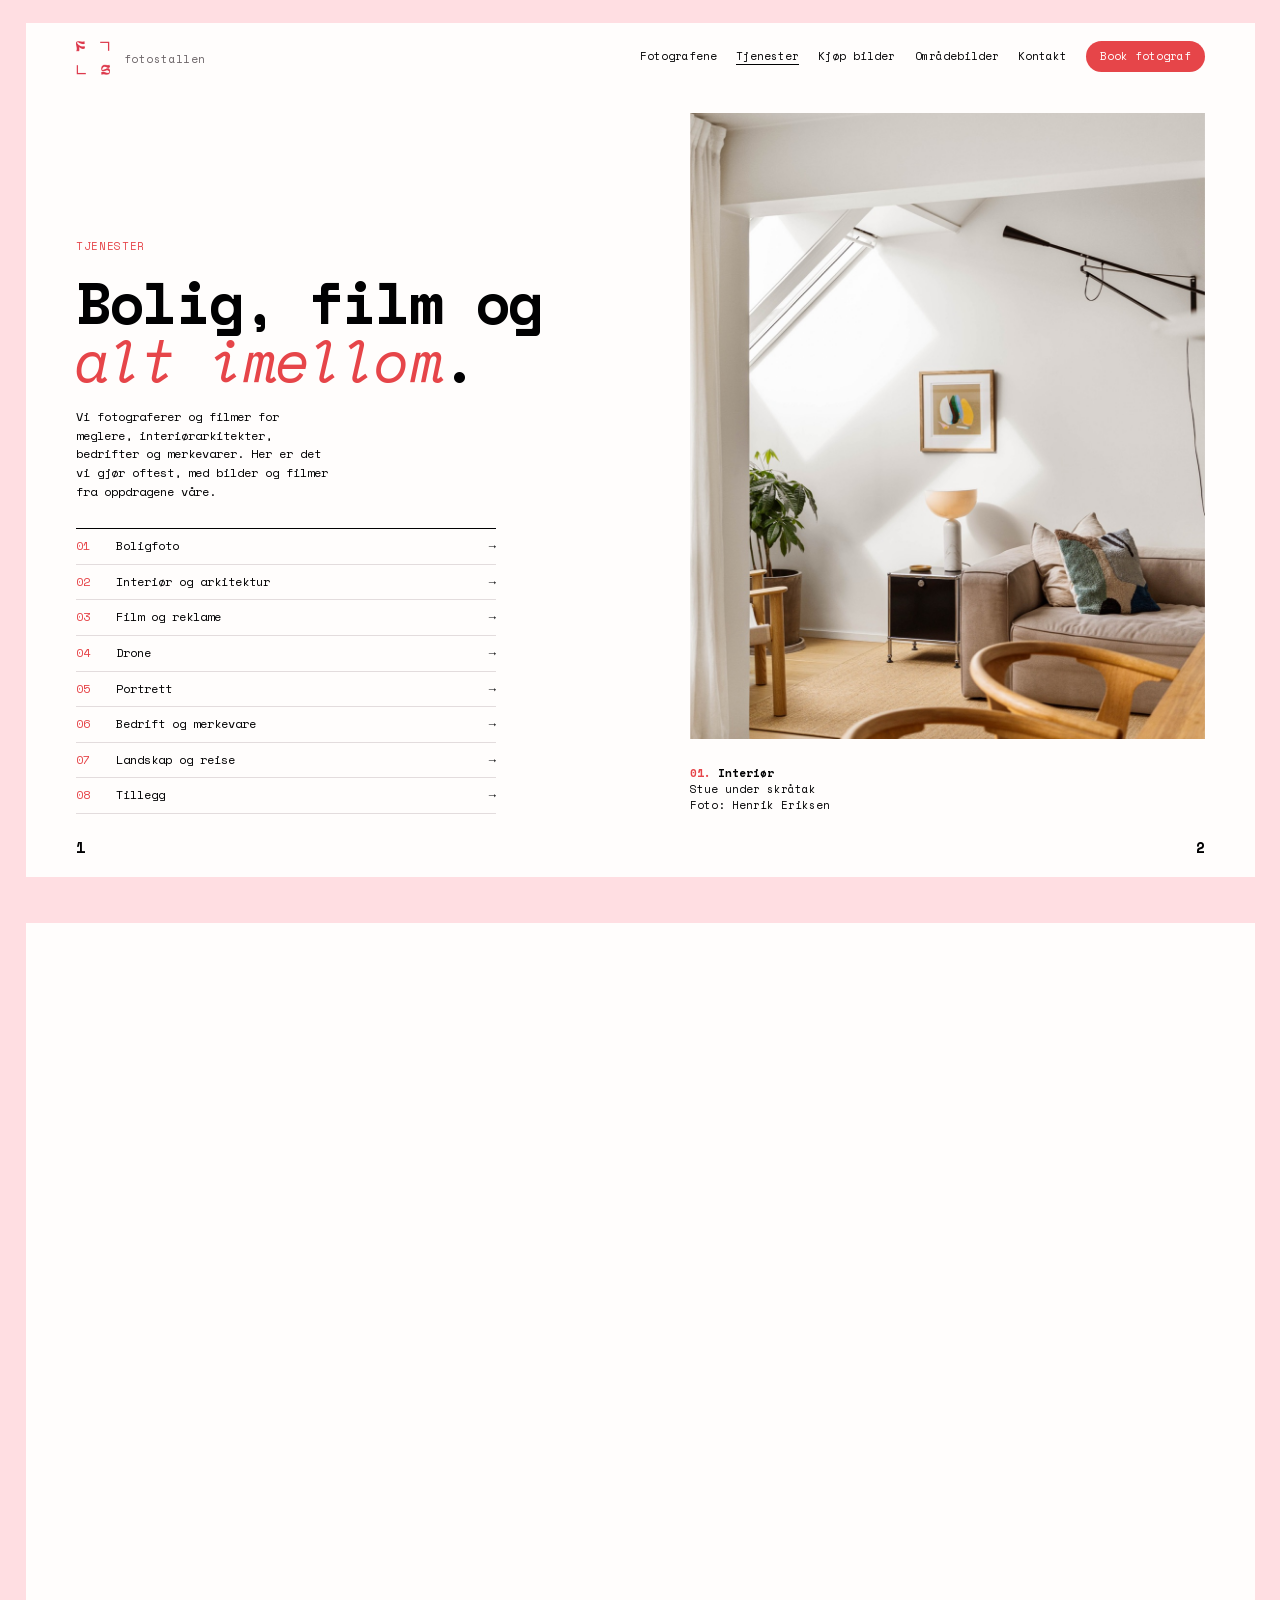
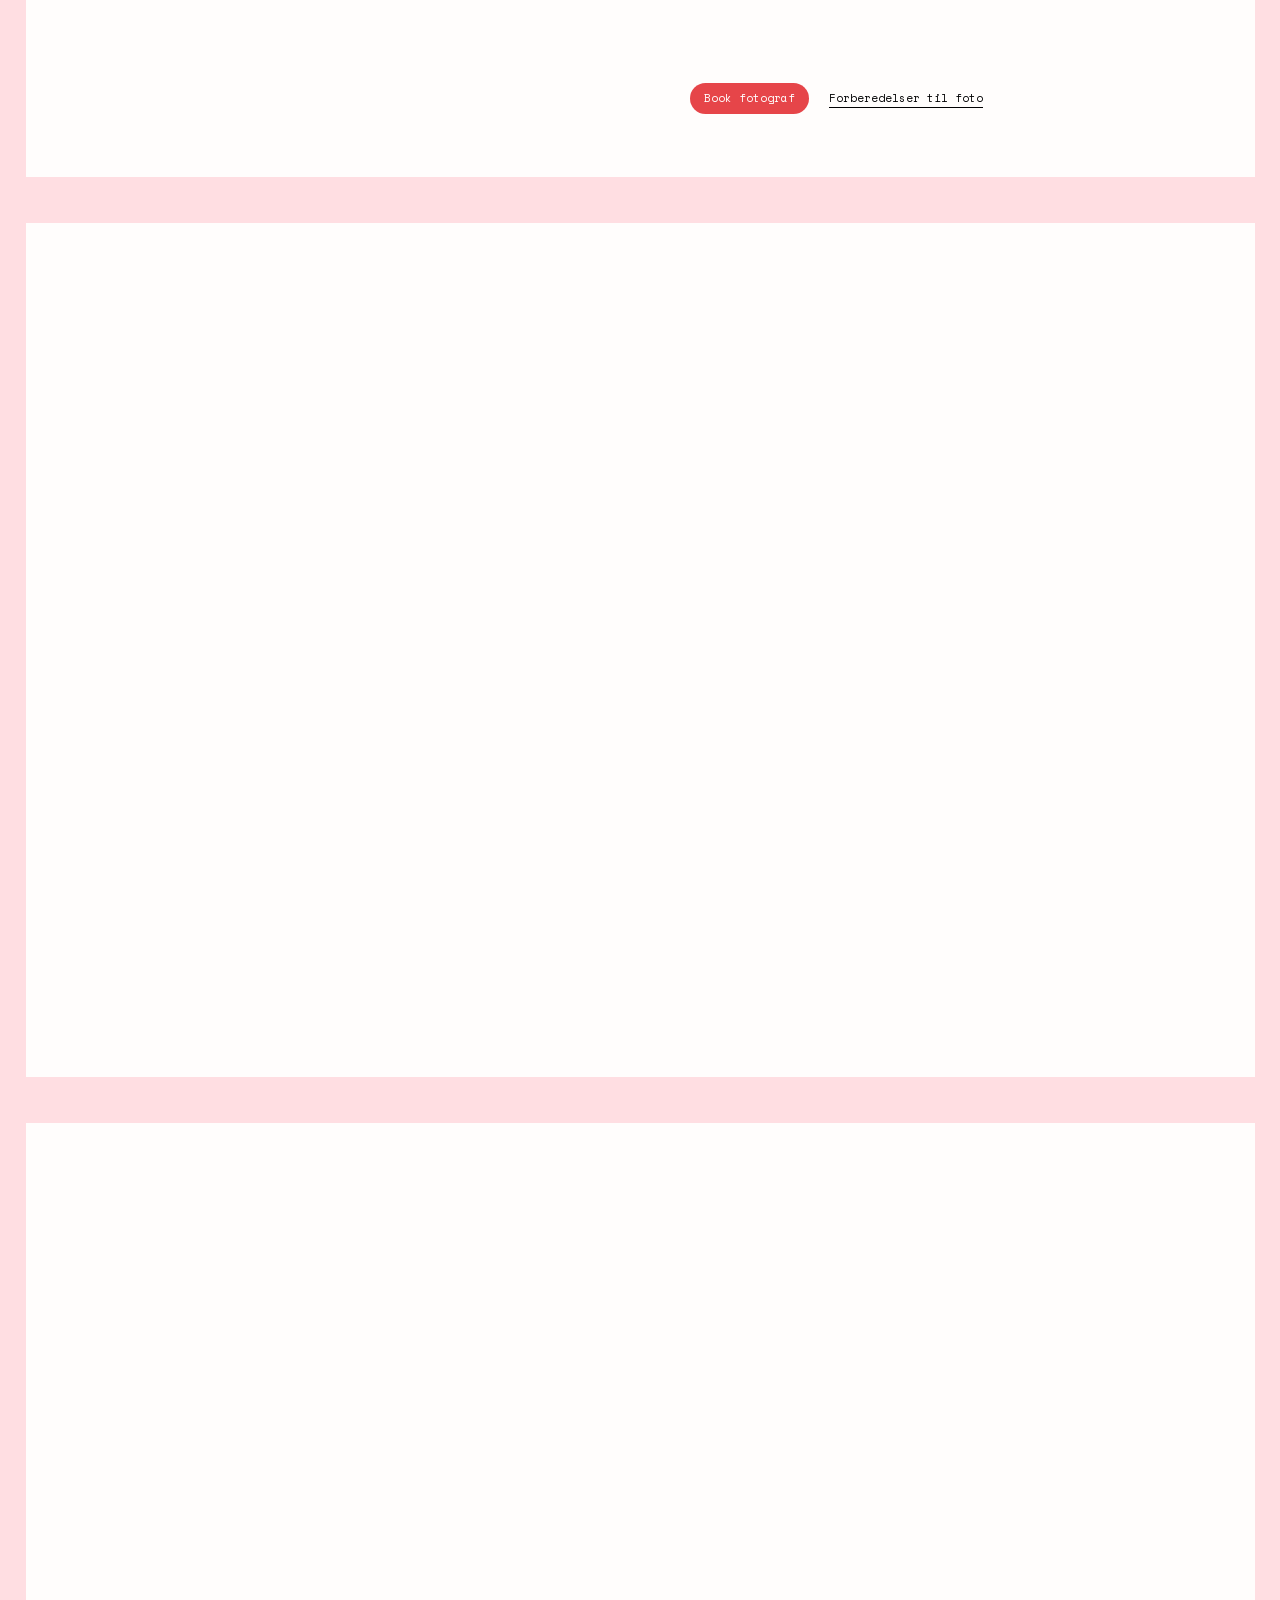
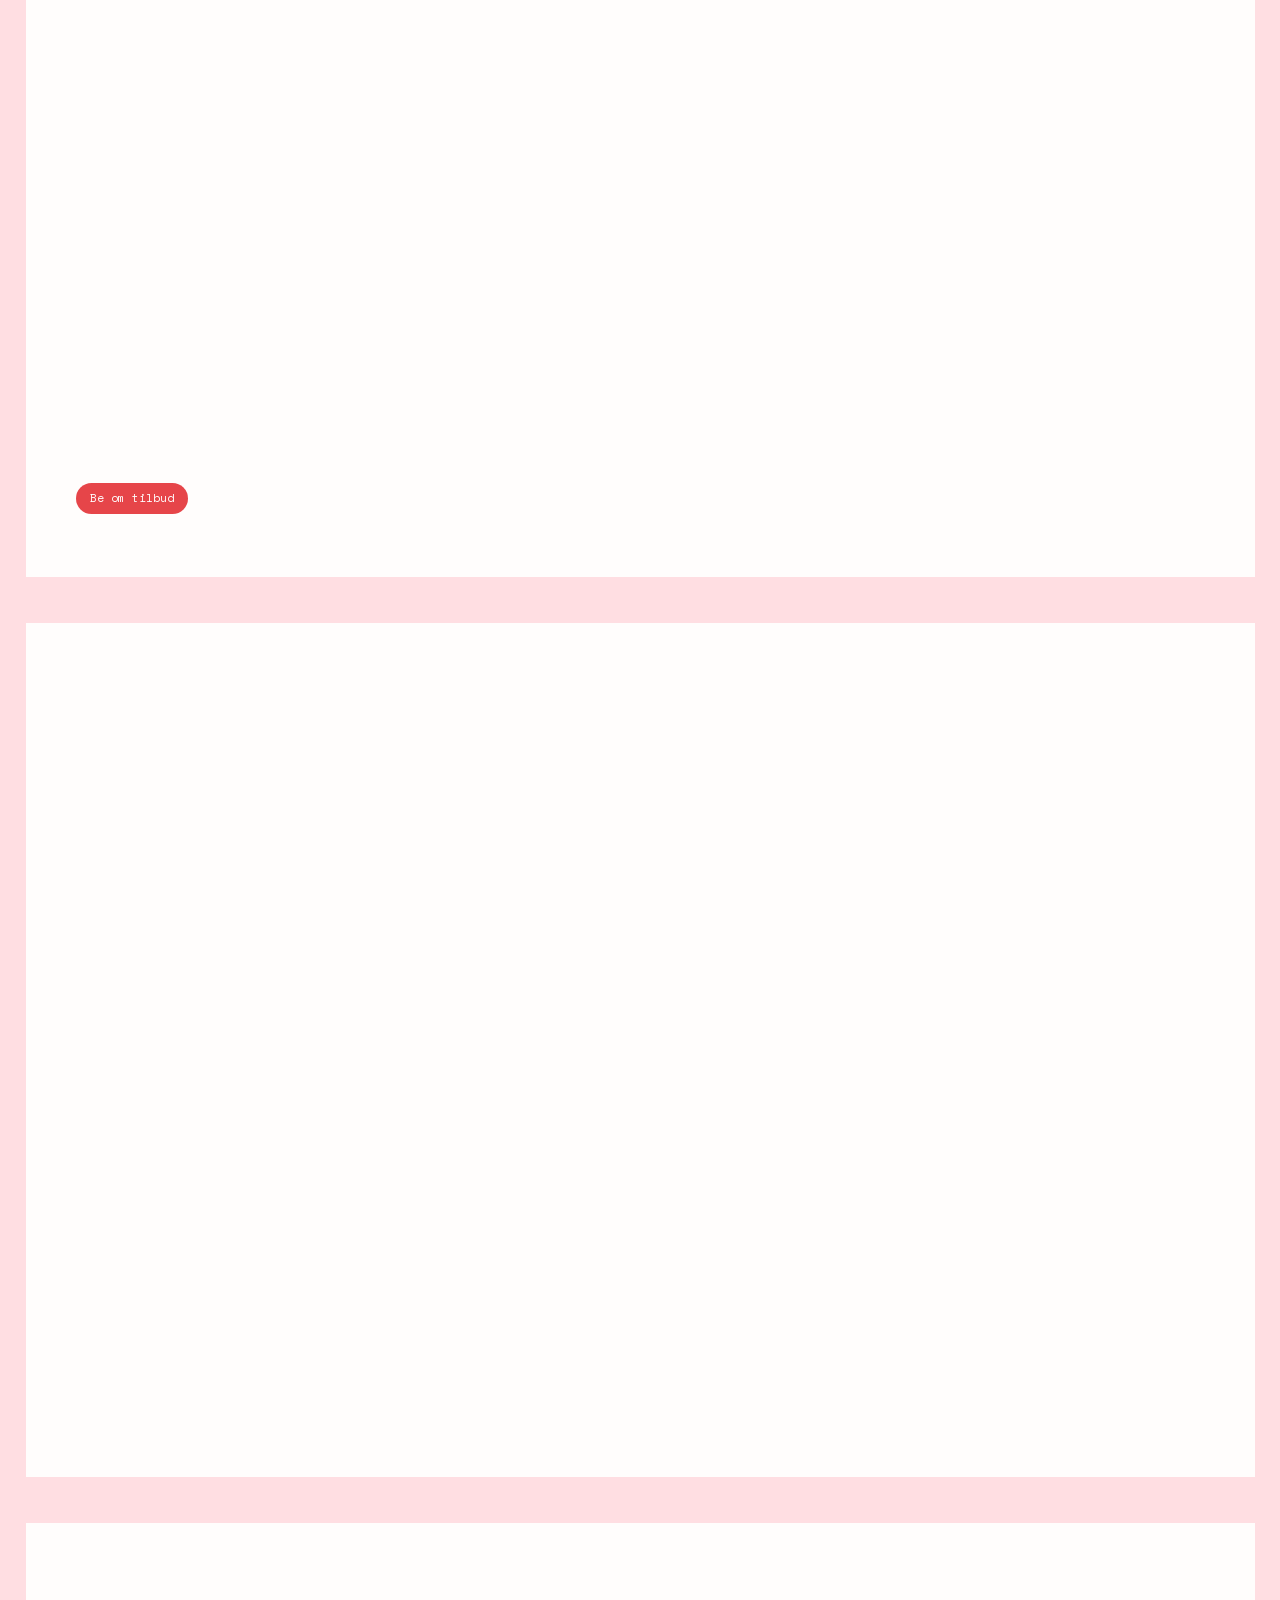
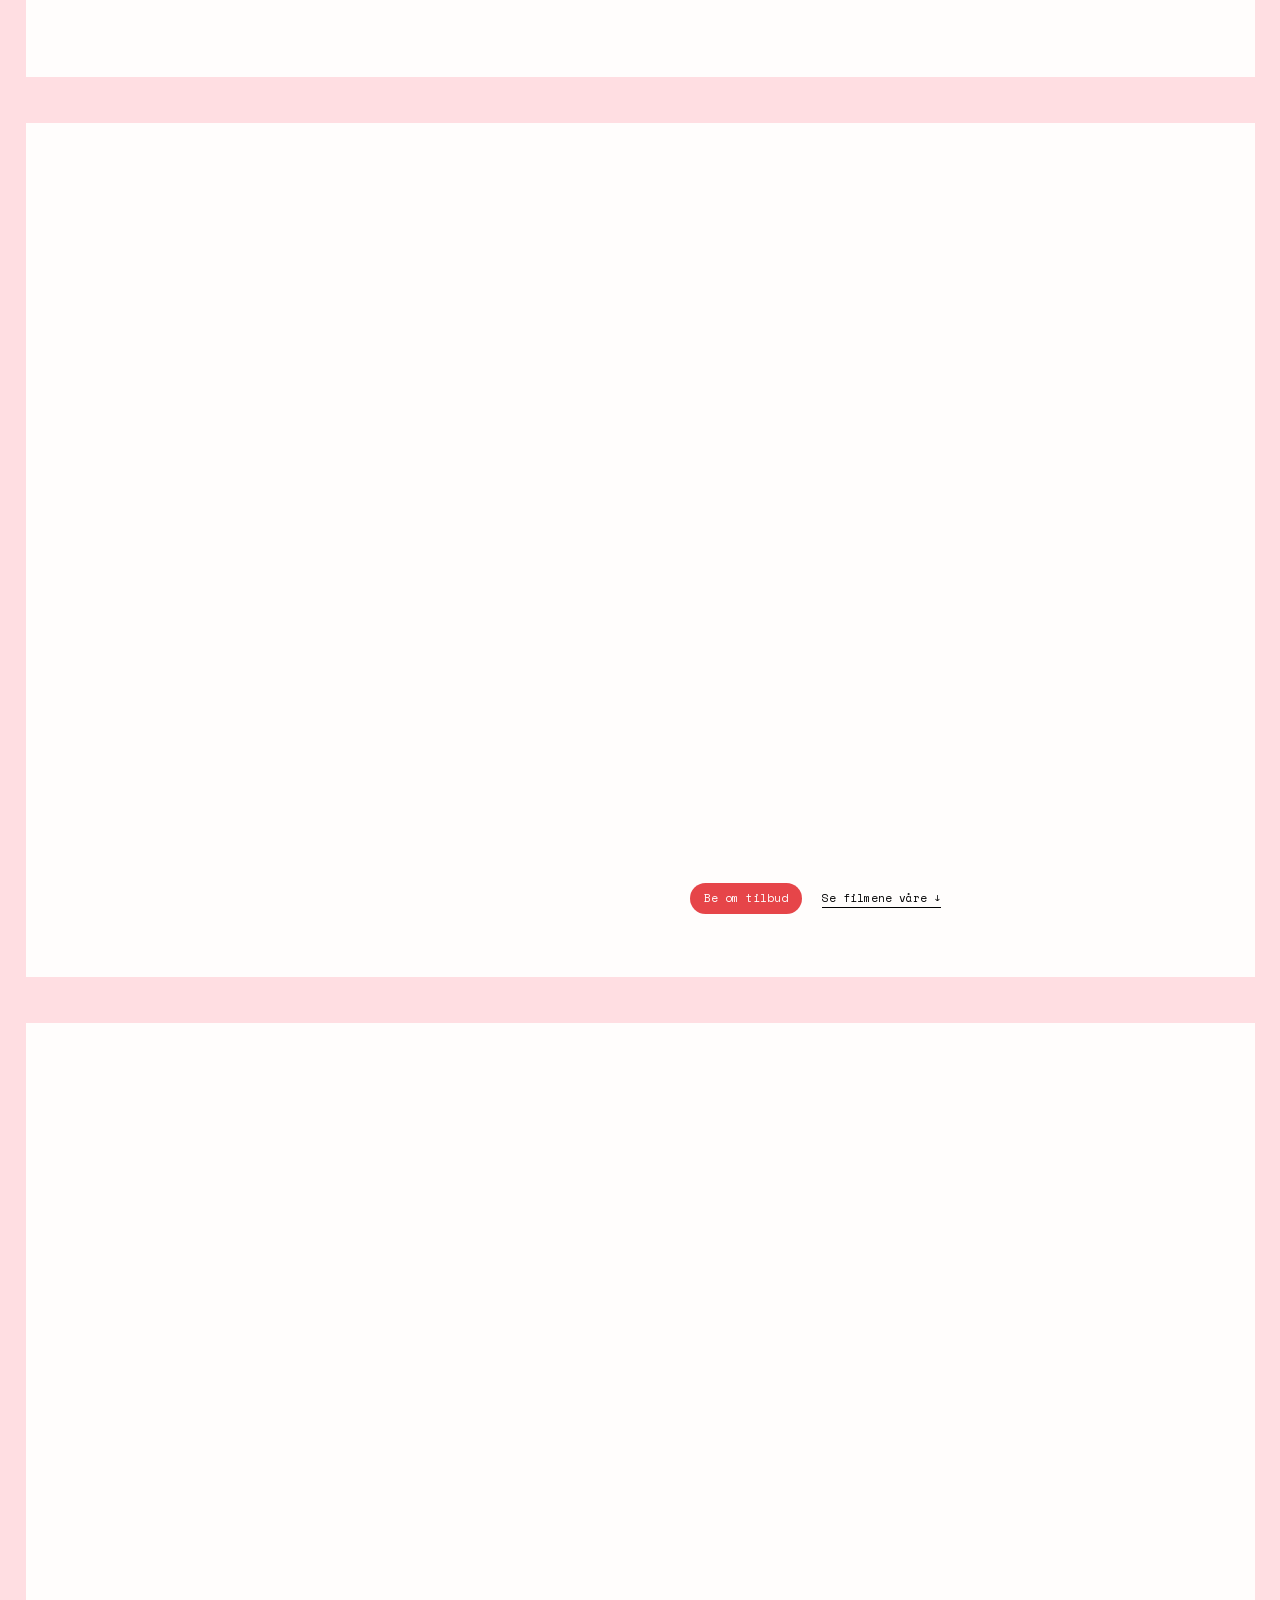
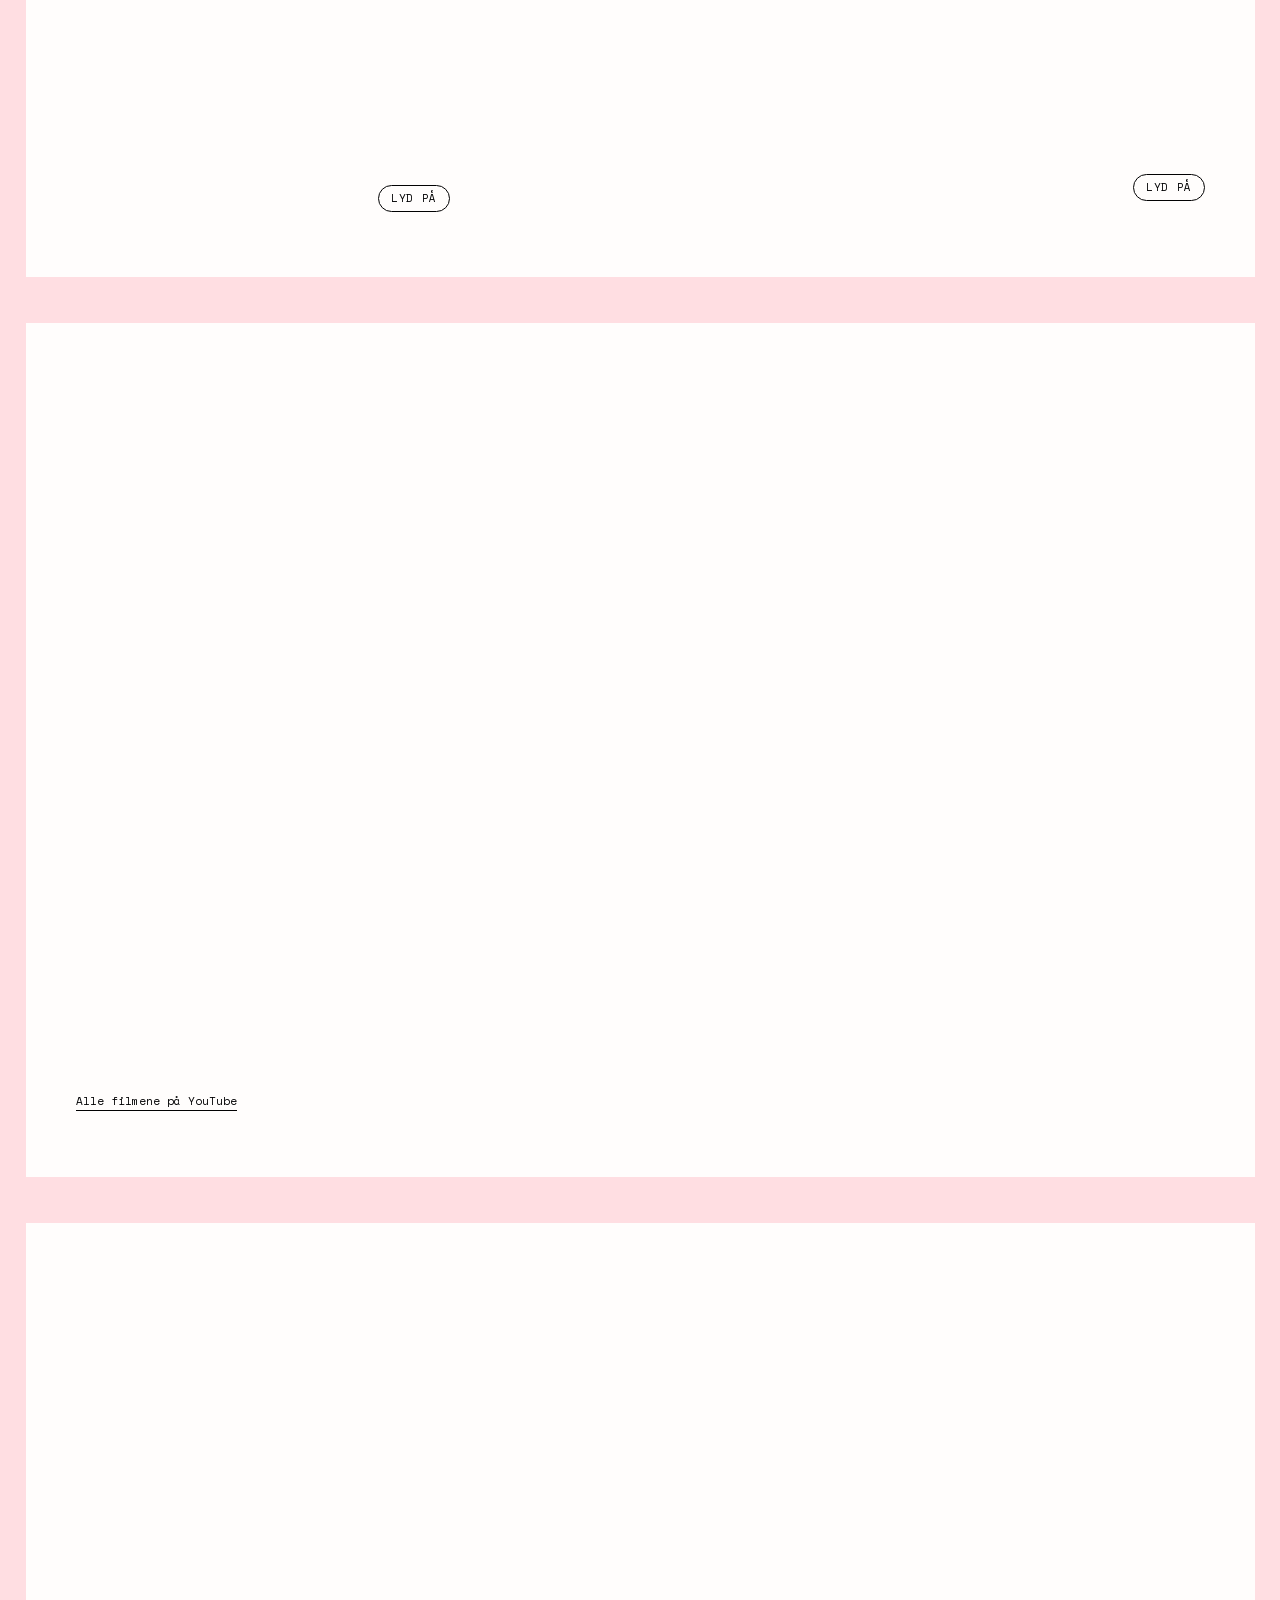
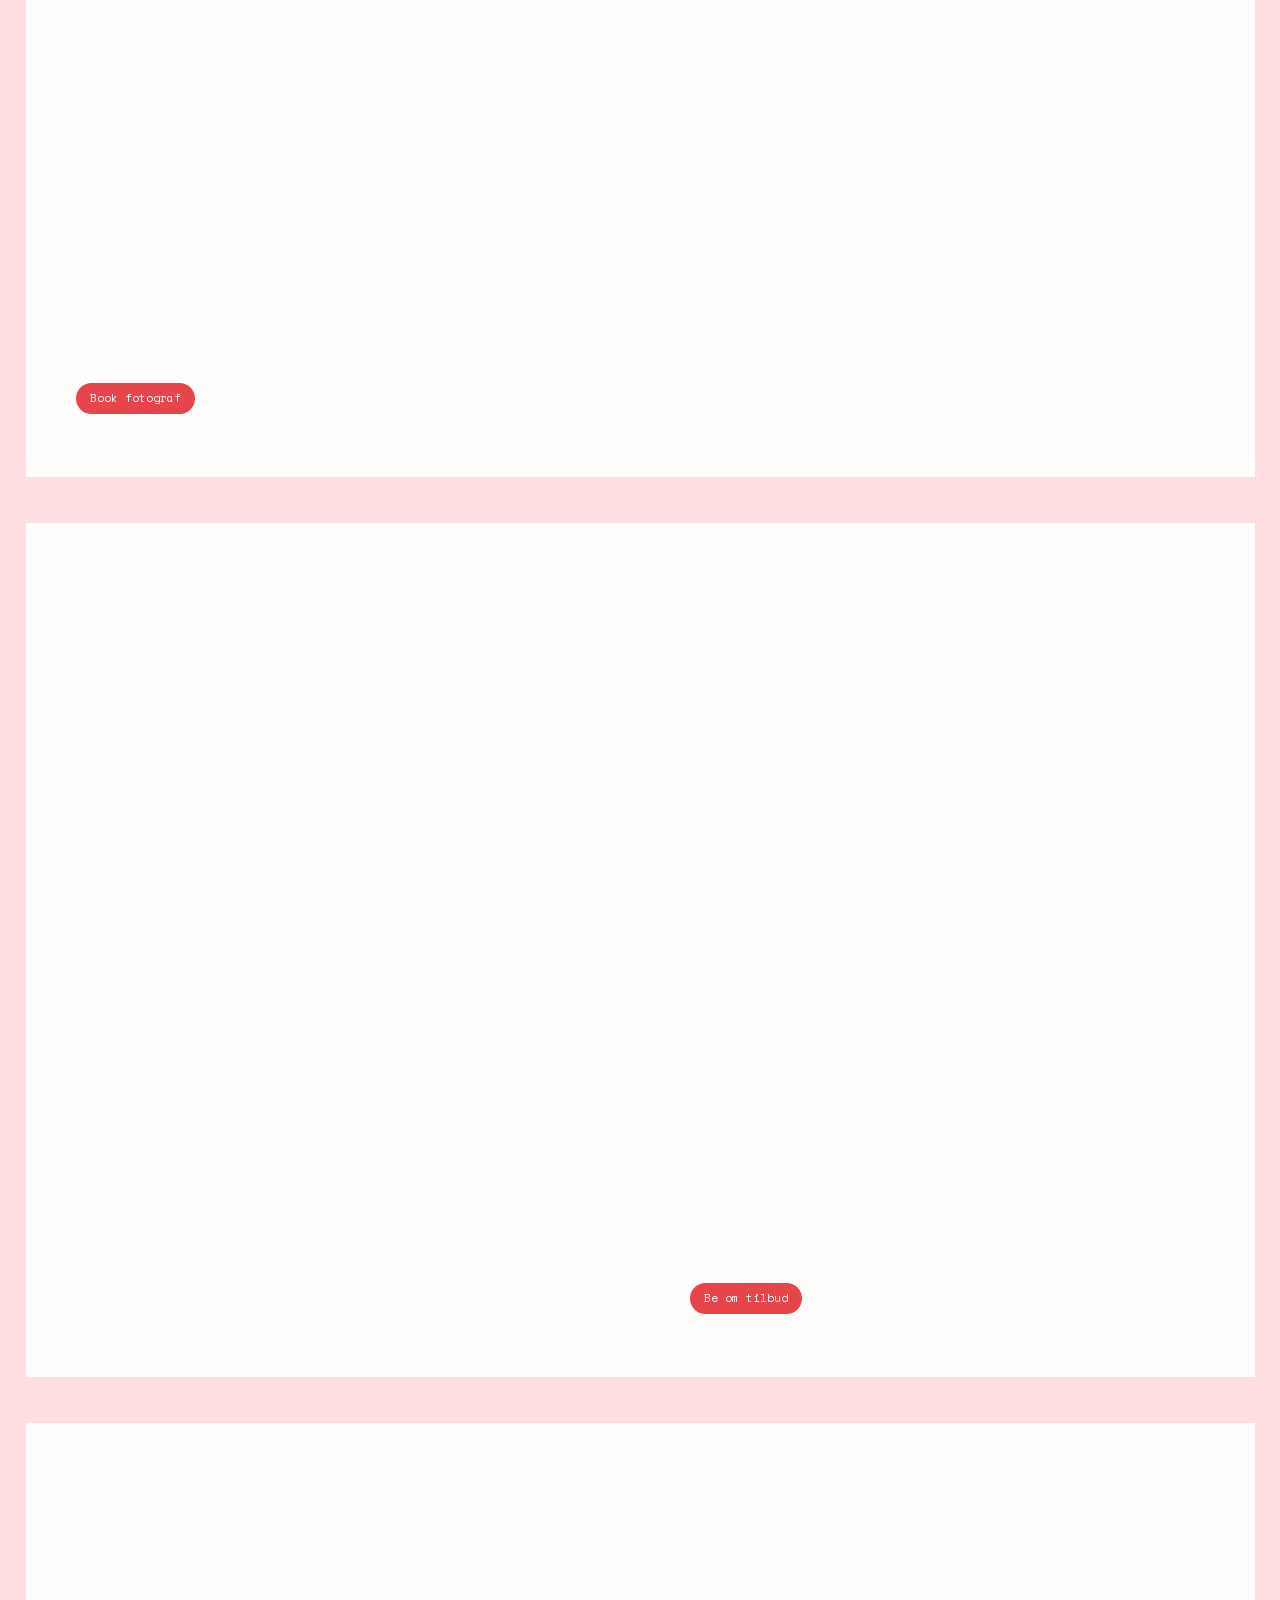
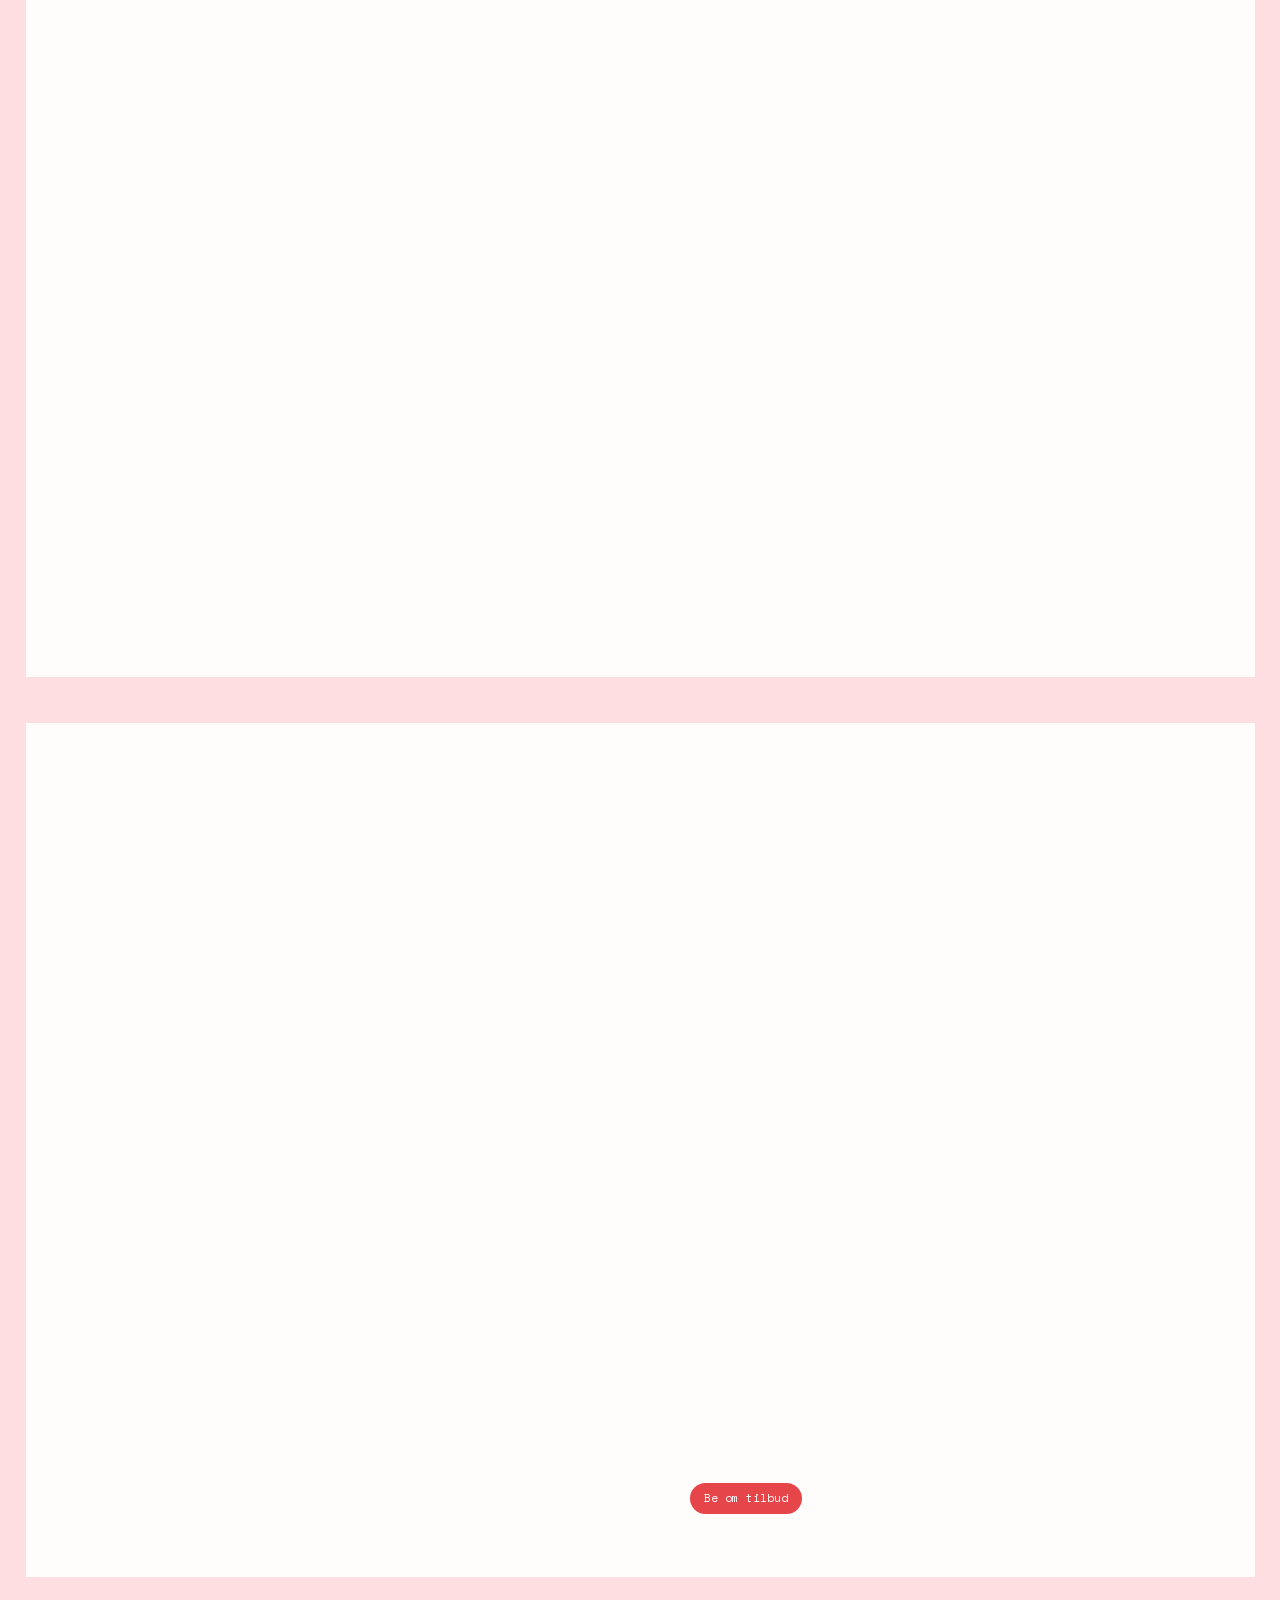
<file: tjenester.html>
<!doctype html>
<html lang="no">
<head>
<meta charset="utf-8">
<meta name="viewport" content="width=device-width, initial-scale=1">
<meta name="robots" content="noindex, nofollow">
<title>Tjenester – Fotostallen</title>
<link href="fonts/spacemono.css" rel="stylesheet">
<link href="fotobok.css" rel="stylesheet">
<style>
  /* ---------- Tjenestesiden: ett oppslag per tjeneste, som det gamle arbeid-oppslaget ---------- */
  .s-hero{padding-top:clamp(64px,10vh,92px)}
  .s-hero .fx{flex:1}
  .s-hero .caprow{margin-top:26px}
  .toc{margin-top:clamp(16px,3vh,28px);border-top:1px solid var(--svart);max-width:420px}
  .toc a{display:grid;grid-template-columns:40px minmax(0,1fr) auto;align-items:baseline;padding:clamp(5px,.9vh,8px) 0;border-bottom:1px solid #e3dcdd;font-size:12px}
  .toc .n{color:var(--rod)}
  .toc .arr{transition:transform .35s var(--ease)}
  .toc a:hover .arr{transform:translateX(5px)}
  .toc a:hover .t{color:var(--rod)}
  .svc .kick{margin-bottom:clamp(8px,1.6vh,14px)}
  .svc-p{max-width:46ch;margin-top:clamp(10px,1.8vh,16px)}
  .svc-row{flex:1;min-height:0;display:grid;grid-template-columns:repeat(var(--n,2),minmax(0,1fr));gap:clamp(10px,1.4vw,18px);margin-top:clamp(16px,3vh,30px)}
  .svc-row figure,.gal-grid figure,.gal-big,.film-grid figure,.film-feature{display:flex;flex-direction:column;min-height:0}
  .svc-row .ph,.gal-grid .ph,.gal-big .ph{flex:1}
  .svc-row figcaption,.gal-grid figcaption,.gal-big figcaption,.film-grid figcaption,.film-feature figcaption{margin-top:8px}
  .svc-cta{display:flex;gap:10px 20px;align-items:center;flex-wrap:wrap;margin-top:clamp(12px,2.2vh,20px);font-size:11px}
  .lnk{position:relative;padding:4px 0;background:linear-gradient(currentColor,currentColor) 0 88%/100% 1px no-repeat;transition:background-size .4s var(--ease)}
  .lnk:hover{background-size:35% 1px}
  .svc .facts{grid-template-columns:minmax(120px,32%) minmax(0,1fr);max-width:560px}
  .svc .facts dd{color:var(--svart)}
  .menu a[aria-current]{background-size:100% 1px}

  /* Bildeoppslag: ett stort bilde til venstre, et rutenett til høyre */
  .gal-big{flex:1}
  .gal-grid{flex:1;min-height:0;display:grid;grid-template-columns:repeat(2,minmax(0,1fr));grid-auto-rows:minmax(0,1fr);gap:clamp(12px,2vh,20px) clamp(10px,1.4vw,18px)}
  .gal-grid .span{grid-column:1/-1}
  .gal-grid.c3{grid-template-columns:repeat(3,minmax(0,1fr))}  /* seks stående portretter */

  /* Filmer: forsidebildet vises til man trykker, først da lastes YouTube (uten informasjonskapsler) */
  .film-grid{flex:1;min-height:0;display:grid;grid-template-columns:repeat(2,minmax(0,1fr));grid-template-rows:1.5fr 1fr 1fr;gap:clamp(12px,2vh,20px) clamp(10px,1.4vw,18px)}
  .film-grid .feat{grid-column:1/-1}
  .film-grid.g4{grid-template-rows:1fr 1fr}
  .film-feature{display:flex;flex-direction:column;flex:1;min-height:0;margin-top:clamp(14px,2.6vh,24px)}
  .film-feature .ph{flex:1}
  .film-grid .ph{flex:1}
  /* SoMe-filmen: stående, spilles av uten lyd i løkke når den er i bildet */
  .reel{flex:1;min-height:0;display:grid;grid-template-columns:auto minmax(0,1fr);gap:clamp(12px,1.6vw,22px);align-items:end;margin-top:clamp(14px,2.6vh,26px)}
  .reel .ph{height:100%;aspect-ratio:var(--ar,9/16)}
  /* Reel alene på en side: filmen så stor som siden tillater, teksten under */
  .reel.solo{grid-template-columns:minmax(0,1fr);grid-template-rows:minmax(0,1fr) auto;justify-items:center;margin-top:0}
  .reel.solo .ph{max-width:100%}
  .reel.solo .reel-side{flex-direction:row;align-items:center;gap:16px;justify-self:stretch;justify-content:space-between}
  .ph video{position:absolute;inset:0;width:100%;height:100%;object-fit:cover;transform:scale(1.2);transition:transform 2.2s var(--ease);transition-delay:var(--d,.1s)}
  .in .ph video{transform:scale(1)}
  .reel-side{display:flex;flex-direction:column;gap:12px;align-items:flex-start;padding-bottom:2px}
  .sound{position:relative;font:inherit;font-size:11px;letter-spacing:.06em;text-transform:uppercase;color:var(--svart);background:none;border:1px solid var(--svart);border-radius:999px;padding:4px 12px;cursor:pointer;transition:background .3s,color .3s}
  .sound:hover,.sound[aria-pressed=true]{background:var(--svart);color:#fff}
  .vid{position:absolute;inset:0;width:100%;height:100%;border:0;padding:0;margin:0;background:#111;cursor:pointer;display:block;z-index:1}
  .vid .play{position:absolute;left:50%;top:50%;width:54px;height:54px;margin:-27px 0 0 -27px;border-radius:50%;background:var(--rod);display:flex;align-items:center;justify-content:center;box-shadow:0 10px 24px -10px rgba(0,0,0,.6);transition:transform .35s var(--ease)}
  .vid:hover .play,.vid:focus-visible .play{transform:scale(1.1)}
  .vid .play svg{margin-left:3px}
  .ph iframe{position:absolute;inset:0;width:100%;height:100%;border:0;z-index:2}

  /* Lave, brede vinduer: innholdsfortegnelsen med åtte linjer får plass over sidetallet */
  @media (min-width:901px) and (max-height:760px){
    .toc{margin-top:12px}
    .toc a{padding:3px 0}
    #s0 .lead{margin-top:10px}
  }
  @media (max-width:900px){
    .s-hero{padding-top:12px}
    .s-hero .fx{min-height:56svh}
    .svc-row,.gal-grid,.film-grid{grid-template-columns:minmax(0,1fr);grid-template-rows:none;flex:none;grid-auto-rows:auto}
    .film-grid .ph{flex:none;aspect-ratio:16/9}
    .film-feature{flex:none}
    .film-feature .ph{flex:none;aspect-ratio:16/9}
    .reel{grid-template-columns:minmax(0,1fr);flex:none}
    .reel .ph{height:auto;width:min(100%,340px)}
    .sound{padding:8px 14px;font-size:12px}
    .sound::after{content:"";position:absolute;inset:-6px -4px}
    .svc-row .ph,.gal-grid .ph{flex:none;height:46svh}
    .gal-big .ph{flex:none;height:62svh}
    .gal-grid.c3{grid-template-columns:repeat(2,minmax(0,1fr))}
    .gal-grid.c3 .ph{height:34svh}
    .toc a{font-size:14px;padding:12px 0}
    .lnk{padding:12px 0;font-size:13px;background-position:0 calc(100% - 9px)}
    .svc .facts{grid-template-columns:minmax(0,1fr)}
    .svc .facts dt{border-bottom:0;padding-bottom:0}
    .svc .facts dt,.svc .facts dd{font-size:13px}
    .vid .play{width:60px;height:60px;margin:-30px 0 0 -30px}
  }
</style>
</head>
<body>

<!-- Åpning: hva vi gjør, med innholdsfortegnelse -->
<section class="spread" id="s0">
 <div class="sheet">
  <nav class="menu"><a href="./#s2">Fotografene</a><a href="tjenester.html" aria-current="page">Tjenester</a><a href="https://kvitberg.github.io/somethings-on-the-wall/">Kjøp bilder</a><a href="https://kvitberg.github.io/omradebilder/">Områdebilder</a><a data-go="kontakt">Kontakt</a><a class="more" data-go="kontakt">Meny</a><a class="pill" href="https://kvitberg.github.io/fotostallen-booking/">Book fotograf</a></nav>
  <div class="page l">
    <a href="./" aria-label="Til forsiden"><img class="mark" src="img/fs_logo_red_rgb.png" alt="Fotostallen"></a>
    <a class="run sc" href="./" style="left:calc(var(--pad) + 48px);top:28px">fotostallen</a>
    <div class="push">
      <div class="kick sc">Tjenester</div>
      <h1 data-split>Bolig, film og <em>alt imellom</em>.</h1>
      <p class="lead" data-lines>Vi fotograferer og filmer for meglere, interiørarkitekter, bedrifter og merkevarer. Her er det vi gjør oftest, med bilder og filmer fra oppdragene våre.</p>
      <nav class="toc" aria-label="Tjenestene">
        <a data-go="bolig"><span class="n">01</span><span class="t">Boligfoto</span><span class="arr">→</span></a>
        <a data-go="interior"><span class="n">02</span><span class="t">Interiør og arkitektur</span><span class="arr">→</span></a>
        <a data-go="film"><span class="n">03</span><span class="t">Film og reklame</span><span class="arr">→</span></a>
        <a data-go="drone"><span class="n">04</span><span class="t">Drone</span><span class="arr">→</span></a>
        <a data-go="portrett"><span class="n">05</span><span class="t">Portrett</span><span class="arr">→</span></a>
        <a data-go="bedrift"><span class="n">06</span><span class="t">Bedrift og merkevare</span><span class="arr">→</span></a>
        <a data-go="landskap"><span class="n">07</span><span class="t">Landskap og reise</span><span class="arr">→</span></a>
        <a data-go="tillegg"><span class="n">08</span><span class="t">Tillegg</span><span class="arr">→</span></a>
      </nav>
    </div>
    <div class="pn">1</div>
  </div>
  <div class="page r s-hero">
    <div class="ph focus" style="--d:.35s"><img src="img/henrik-692.jpg" alt="Lys stue under skråtak med takvindu og sofa"></div>
    <div class="caprow"><div class="cap sc"><b><span class="n">01.</span> Interiør</b>Stue under skråtak<br>Foto: Henrik Eriksen</div></div>
    <div class="pn">2</div>
  </div>
 </div>
</section>

<!-- 01 Boligfoto -->
<section class="spread" id="bolig">
 <div class="sheet">
  <div class="page l bleed">
    <div class="ph fill" style="--d:.05s"><img src="img/IMG_9996-HDR.jpg" alt="Spisestue med rundt bord"></div>
    <div class="cap sc bleed-cap">Foto: Lars Petter Skillestad</div>
  </div>
  <div class="page r svc">
    <div class="run sc">boligfoto</div>
    <div class="kick sc">01 · Boligfoto</div>
    <h2 class="h3" data-split>Leiligheter, hus og <em>hytter</em>.</h2>
    <p class="svc-p" data-lines>Vi fotograferer boliger for salg, på dagtid eller kveldstid. Bildene er klare innen 48 timer, eller innen 12 timer om det haster. Drone, plantegning, områdebilder og en kort film til sosiale medier kan legges til.</p>
    <div class="svc-row">
      <figure><div class="ph" style="--d:.35s"><img src="img/1L7A2717-HDR.jpg" alt="Bad med lyseblå fliser under takvindu"></div><figcaption class="cap sc"><b><span class="n">02.</span> Bolig</b>Bad under takvindu<br>Foto: Kevin Fauske</figcaption></figure>
      <figure><div class="ph" style="--d:.5s"><img src="img/scott-005-40.jpg" alt="Hyttestue med vinduer mot snødekte fjell i blå time"></div><figcaption class="cap sc"><b><span class="n">03.</span> Kveld</b>Hytte med fjellutsikt<br>Foto: Scott Kvitberg</figcaption></figure>
    </div>
    <div class="svc-cta"><a class="pill" href="https://kvitberg.github.io/fotostallen-booking/">Book fotograf</a><a class="lnk" href="https://fotostallen.no/forberedelser">Forberedelser til foto</a></div>
    <div class="pn">4</div>
  </div>
 </div>
</section>

<!-- 01 Boligfoto, flere bilder -->
<section class="spread" id="bolig-flere">
 <div class="sheet">
  <div class="page l">
    <div class="run sc">boligfoto · flere bilder</div>
    <figure class="gal-big"><div class="ph" style="--d:.1s"><img src="img/image_part_001.jpeg" alt="Inngangsparti med rød dør"></div><figcaption class="cap sc"><b><span class="n">04.</span> Bolig</b>Inngang med rød dør<br>Foto: Kevin Fauske</figcaption></figure>
    <div class="pn">5</div>
  </div>
  <div class="page r">
    <div class="run sc">boligfoto · flere bilder</div>
    <div class="gal-grid">
      <figure><div class="ph" style="--d:.3s"><img src="img/scott-00210-30.jpg" alt="Lys stue med rundt spisebord og hvit sofa"></div><figcaption class="cap sc"><b><span class="n">05.</span> Bolig</b>Stue med rundt bord<br>Foto: Scott Kvitberg</figcaption></figure>
      <figure><div class="ph" style="--d:.4s"><img src="img/henrik-864.jpg" alt="Soverom med lys sengetøy og bilder på veggen"></div><figcaption class="cap sc"><b><span class="n">06.</span> Bolig</b>Soverom<br>Foto: Henrik Eriksen</figcaption></figure>
      <figure><div class="ph" style="--d:.5s"><img src="img/spisestue02.jpg" alt="Spisebord mot grå vegg"></div><figcaption class="cap sc"><b><span class="n">07.</span> Interiør</b>Spisestue, grå vegg<br>Foto: Scott Kvitberg</figcaption></figure>
      <figure><div class="ph" style="--d:.6s"><img src="img/scott-00210-38.jpg" alt="Kjøkken med grå fronter og kjøkkenøy"></div><figcaption class="cap sc"><b><span class="n">08.</span> Bolig</b>Kjøkken<br>Foto: Scott Kvitberg</figcaption></figure>
    </div>
    <div class="pn">6</div>
  </div>
 </div>
</section>

<!-- 01 Boligfoto: Oscars gate 3B (Kristine) -->
<section class="spread" id="bolig-oscars">
 <div class="sheet">
  <div class="page l">
    <div class="run sc">boligfoto · oscars gate 3b</div>
    <figure class="gal-big"><div class="ph" style="--d:.1s"><img src="img/kristine-oscars-9826.jpg" alt="Gul gang med utsikt inn til spisestua"></div><figcaption class="cap sc"><b><span class="n">09.</span> Bolig</b>Oscars gate 3B, gangen<br>Foto: Kristine Elvemo</figcaption></figure>
    <div class="pn">7</div>
  </div>
  <div class="page r">
    <div class="run sc">boligfoto · oscars gate 3b</div>
    <div class="gal-grid c3">
      <figure><div class="ph" style="--d:0.3s"><img src="img/kristine-oscars-9755.jpg" alt="Rosa stue med sofa"></div><figcaption class="cap sc"><b><span class="n">10.</span> Bolig</b>Stua<br>Foto: Kristine Elvemo</figcaption></figure>
      <figure><div class="ph" style="--d:0.38s"><img src="img/kristine-oscars-9763.jpg" alt="Spisebord med blomster i rosa rom"></div><figcaption class="cap sc"><b><span class="n">11.</span> Bolig</b>Spisebordet<br>Foto: Kristine Elvemo</figcaption></figure>
      <figure><div class="ph" style="--d:0.46s"><img src="img/kristine-oscars-9773.jpg" alt="Kjøkken med sorte fronter og rosa vegg"></div><figcaption class="cap sc"><b><span class="n">12.</span> Bolig</b>Kjøkkenet<br>Foto: Kristine Elvemo</figcaption></figure>
      <figure><div class="ph" style="--d:0.54s"><img src="img/kristine-oscars-9890.jpg" alt="Soverom med grønne vegger"></div><figcaption class="cap sc"><b><span class="n">13.</span> Bolig</b>Soverommet<br>Foto: Kristine Elvemo</figcaption></figure>
      <figure><div class="ph" style="--d:0.62s"><img src="img/kristine-oscars-9743.jpg" alt="Vinduskrok med rød dør og kunst"></div><figcaption class="cap sc"><b><span class="n">14.</span> Bolig</b>Vinduskroken<br>Foto: Kristine Elvemo</figcaption></figure>
      <figure><div class="ph" style="--d:0.7s"><img src="img/kristine-oscars-9611.jpg" alt="Blomster på et bord"></div><figcaption class="cap sc"><b><span class="n">15.</span> Detalj</b>Blomster på bordet<br>Foto: Kristine Elvemo</figcaption></figure>
    </div>
    <div class="pn">8</div>
  </div>
 </div>
</section>

<!-- 01 Boligfoto: Kjølberggata (Kristine) -->
<section class="spread" id="bolig-kjolberg">
 <div class="sheet">
  <div class="page l">
    <div class="run sc">boligfoto · kjølberggata</div>
    <figure class="gal-big"><div class="ph" style="--d:.1s"><img src="img/kristine-kjolberg-7135.jpg" alt="Kjøkken med spisebord, lampe og vindu"></div><figcaption class="cap sc"><b><span class="n">16.</span> Bolig</b>Kjølberggata, kjøkkenet<br>Foto: Kristine Elvemo</figcaption></figure>
    <div class="pn">9</div>
  </div>
  <div class="page r">
    <div class="run sc">boligfoto · kjølberggata</div>
    <div class="gal-grid">
      <figure class="span"><div class="ph" style="--d:0.3s"><img src="img/kristine-kjolberg-7088.jpg" alt="Lys stue med blå sofa og planter"></div><figcaption class="cap sc"><b><span class="n">17.</span> Bolig</b>Stua med blå sofa<br>Foto: Kristine Elvemo</figcaption></figure>
      <figure><div class="ph" style="--d:0.45s"><img src="img/kristine-kjolberg-7076.jpg" alt="Hvitt kjøkken med spisebord"></div><figcaption class="cap sc"><b><span class="n">18.</span> Bolig</b>Kjøkken og spisebord<br>Foto: Kristine Elvemo</figcaption></figure>
      <figure><div class="ph" style="--d:0.6s"><img src="img/kristine-kjolberg-7151.jpg" alt="Hjørne med vegglampe ved vinduet"></div><figcaption class="cap sc"><b><span class="n">19.</span> Bolig</b>Ved vinduet<br>Foto: Kristine Elvemo</figcaption></figure>
    </div>
    <div class="pn">10</div>
  </div>
 </div>
</section>

<!-- 02 Interiør og arkitektur (speilvendt) -->
<section class="spread" id="interior">
 <div class="sheet">
  <div class="page l svc">
    <div class="run sc">interiør og arkitektur</div>
    <div class="kick sc">02 · Interiør og arkitektur</div>
    <h2 class="h3" data-split>Hjem, hoteller og <em>kontorer</em>.</h2>
    <p class="svc-p" data-lines>Vi fotograferer prosjekter for interiørarkitekter og arkitekter. Kevin og Kristine jobber mest med dette, og Kevin bruker både analoge og digitale kameraer.</p>
    <div class="svc-row">
      <figure><div class="ph" style="--d:.35s"><img src="img/R1-09413-0006.jpg" alt="Bølgende fasade i perforert metall"></div><figcaption class="cap sc"><b><span class="n">20.</span> Arkitektur</b>Fasade<br>Foto: Kevin Fauske</figcaption></figure>
      <figure><div class="ph" style="--d:.5s"><img src="img/scott-003061-31.jpg" alt="Spisestue under skråtak med takvinduer"></div><figcaption class="cap sc"><b><span class="n">21.</span> Interiør</b>Spisestue med takvinduer<br>Foto: Scott Kvitberg</figcaption></figure>
    </div>
    <div class="svc-cta"><a class="pill" data-go="kontakt">Be om tilbud</a></div>
    <div class="pn">11</div>
  </div>
  <div class="page r bleed">
    <div class="ph fill" style="--d:.05s"><img src="img/1L7A9856.jpg" alt="Stue med peoner og stearinlys"></div>
    <div class="cap sc bleed-cap">Foto: Kevin Fauske</div>
  </div>
 </div>
</section>

<!-- 02 Interiør og arkitektur, flere bilder -->
<section class="spread" id="interior-flere">
 <div class="sheet">
  <div class="page l">
    <div class="run sc">interiør og arkitektur · flere bilder</div>
    <figure class="gal-big"><div class="ph" style="--d:.1s"><img src="img/1L7A0422-HDR.jpg" alt="Hotellrom med kirsebærtre"></div><figcaption class="cap sc"><b><span class="n">22.</span> Interiør</b>Hotellrom med kirsebærtre<br>Foto: Kevin Fauske</figcaption></figure>
    <div class="pn">13</div>
  </div>
  <div class="page r">
    <div class="run sc">interiør og arkitektur · flere bilder</div>
    <div class="gal-grid">
      <figure class="span"><div class="ph" style="--d:.3s"><img src="img/kevin-dsc07687-hdr.jpg" alt="Overbygd terrasse med langbord foran et åpent kjøkken"></div><figcaption class="cap sc"><b><span class="n">23.</span> Arkitektur</b>Overbygd terrasse<br>Foto: Kevin Fauske</figcaption></figure>
      <figure><div class="ph" style="--d:.45s"><img src="img/kontor03.jpg" alt="Arbeidsplass med hvit stol og lampe mot rosa vegg"></div><figcaption class="cap sc"><b><span class="n">24.</span> Interiør</b>Kontor<br>Foto: Scott Kvitberg</figcaption></figure>
      <figure><div class="ph" style="--d:.6s"><img src="img/kevin-6f7a6205.jpg" alt="Bygg ved fjorden i solnedgang, med en person på stranden" style="object-position:55% 50%"></div><figcaption class="cap sc"><b><span class="n">25.</span> Arkitektur</b>Ved fjorden<br>Foto: Kevin Fauske</figcaption></figure>
    </div>
    <div class="pn">14</div>
  </div>
 </div>
</section>

<!-- 02 Arkitektur: Rabothytta (Kristine) -->
<section class="spread" id="interior-rabot">
 <div class="sheet">
  <div class="page l">
    <div class="run sc">arkitektur · rabothytta</div>
    <figure class="gal-big"><div class="ph" style="--d:.1s"><img src="img/kristine-rabot-dji_0848.jpg" alt="Rabothytta på fjellet sett fra drone i solnedgang"></div><figcaption class="cap sc"><b><span class="n">26.</span> Arkitektur</b>Rabothytta fra lufta<br>Foto: Kristine Elvemo</figcaption></figure>
    <div class="pn">15</div>
  </div>
  <div class="page r">
    <div class="run sc">arkitektur · rabothytta</div>
    <div class="gal-grid">
      <figure class="span"><div class="ph" style="--d:.3s"><img src="img/kristine-rabot-8z8a0364.jpg" alt="Rabothytta på fjellet i kveldssol"></div><figcaption class="cap sc"><b><span class="n">27.</span> Arkitektur</b>Rabothytta i kveldssol<br>Foto: Kristine Elvemo</figcaption></figure>
      <figure><div class="ph" style="--d:0.45s"><img src="img/kristine-rabot-8z8a0445-hdr.jpg" alt="Inne i Rabothytta, med trapp og røde stoler ved vinduet"></div><figcaption class="cap sc"><b><span class="n">28.</span> Interiør</b>Inne i hytta<br>Foto: Kristine Elvemo</figcaption></figure>
      <figure><div class="ph" style="--d:0.6s"><img src="img/kristine-rabot-8z8a0418.jpg" alt="Fasade med vinduer mot fjellet"></div><figcaption class="cap sc"><b><span class="n">29.</span> Arkitektur</b>Fasaden<br>Foto: Kristine Elvemo</figcaption></figure>
    </div>
    <div class="pn">16</div>
  </div>
 </div>
</section>

<!-- 02 Interiør: mørk stemning (Scott) -->
<section class="spread" id="interior-mork">
 <div class="sheet">
  <div class="page l">
    <div class="run sc">interiør · mørk stemning</div>
    <figure class="gal-big"><div class="ph" style="--d:.1s"><img src="img/scott-00332-25.jpg" alt="Mørk vegg med en stripe lys og en døråpning"></div><figcaption class="cap sc"><b><span class="n">30.</span> Interiør</b>Lys i veggen<br>Foto: Scott Kvitberg</figcaption></figure>
    <div class="pn">17</div>
  </div>
  <div class="page r">
    <div class="run sc">interiør · mørk stemning</div>
    <div class="gal-grid">
      <figure><div class="ph" style="--d:0.3s"><img src="img/scott-00332-32.jpg" alt="Gang med vegglamper og hylle"></div><figcaption class="cap sc"><b><span class="n">31.</span> Interiør</b>Gang med vegglamper<br>Foto: Scott Kvitberg</figcaption></figure>
      <figure><div class="ph" style="--d:0.45s"><img src="img/scott-00332-33.jpg" alt="Inngangsparti med varmt lys"></div><figcaption class="cap sc"><b><span class="n">32.</span> Interiør</b>Inngangsparti<br>Foto: Scott Kvitberg</figcaption></figure>
    </div>
    <div class="pn">18</div>
  </div>
 </div>
</section>

<!-- 03 Film og reklame -->
<section class="spread" id="film">
 <div class="sheet">
  <div class="page l bleed">
    <div class="ph fill" style="--d:.05s"><img src="img/glenn-janus-3358.jpg" alt="Person som måker snø ved en hytte i snøstorm" style="object-position:40% 50%"></div>
    <div class="cap sc bleed-cap">Foto: Glenn Pettersen, for Janus</div>
  </div>
  <div class="page r svc">
    <div class="run sc">film og reklame</div>
    <div class="kick sc">03 · Film og reklame</div>
    <h2 class="h3" data-split>Kort film og <em>reklamefilm</em>.</h2>
    <p class="svc-p" data-lines>Alle hos oss filmer. Vi lager korte, vertikale filmer på 15 til 30 sekunder til sosiale medier, og filmer på rundt ett minutt til nettsider og annonser. Glenn har laget reklamefilm for blant andre Devold og Janus.</p>
    <div class="svc-row">
      <figure><div class="ph" style="--d:.35s"><img src="img/glenn-janus-3284.jpg" alt="Eldre mann i ullgenser ved et stearinlys i en hytte"></div><figcaption class="cap sc"><b><span class="n">33.</span> Reklame</b>Janus: ved hyttebordet<br>Foto: Glenn Pettersen</figcaption></figure>
      <figure><div class="ph" style="--d:.5s"><img src="img/glenn-kleveland-3763.jpg" alt="Studioportrett av en mann i genser, med bevegelsesuskarphet" style="object-position:50% 30%"></div><figcaption class="cap sc"><b><span class="n">34.</span> Reklame</b>Janus: studioportrett<br>Foto: Glenn Pettersen</figcaption></figure>
    </div>
    <div class="svc-cta"><a class="pill" data-go="kontakt">Be om tilbud</a><a class="lnk" data-go="filmer">Se filmene våre ↓</a></div>
    <div class="pn">20</div>
  </div>
 </div>
</section>

<!-- 03 SoMe og reels -->
<section class="spread" id="filmer">
 <div class="sheet">
  <div class="page l">
    <div class="run sc">filmer</div>
    <div class="kick sc">03 · SoMe og reels</div>
    <h2 class="h3" data-split>Filmer til <em>sosiale medier</em>.</h2>
    <p class="svc-p" data-lines>Korte filmer til sosiale medier. De spilles av uten lyd mens du ser på dem. Trykk «Lyd på» for å høre.</p>
    <div class="reel">
      <div class="ph" style="--d:.35s"><video class="reel-v" src="img/magnus-gate-some.mp4" poster="img/magnus-gate-some.jpg" muted loop playsinline preload="none" aria-label="SoMe-film fra en loftsleilighet i Magnus gate"></video></div>
      <div class="reel-side">
        <div class="cap sc"><b><span class="n">F1.</span> SoMe-film</b>Magnus gate<br>14 sekunder, stående til Reels og TikTok</div>
        <button class="sound" type="button" aria-pressed="false">Lyd på</button>
      </div>
    </div>
    <div class="pn">21</div>
  </div>
  <div class="page r">
    <div class="run sc">filmer</div>
    <div class="reel solo">
      <div class="ph" style="--d:.35s;--ar:4/5"><video class="reel-v" src="img/kevin-reel.mp4" poster="img/kevin-reel.jpg" muted loop playsinline preload="none" aria-label="Kevin fotograferer på mellomformat-film, bak kamera"></video></div>
      <div class="reel-side">
        <div class="cap sc"><b><span class="n">F2.</span> Reel</b>Bak kamera med Kevin<br>47 sekunder, til Instagram</div>
        <button class="sound" type="button" aria-pressed="false">Lyd på</button>
      </div>
    </div>
    <div class="pn">22</div>
  </div>
 </div>
</section>

<!-- 03 Boligfilmer fra YouTube-kanalen -->
<section class="spread" id="youtube">
 <div class="sheet">
  <div class="page l">
    <div class="run sc">filmer</div>
    <div class="kick sc">03 · Boligfilmer</div>
    <h2 class="h3" data-split>Boligfilm og <em>bak kamera</em>.</h2>
    <p class="svc-p" data-lines>Trykk på en film for å spille den av. Flere filmer ligger på YouTube-kanalen vår.</p>
      <figure class="film-feature"><div class="ph" style="--d:.25s"><button class="vid" type="button" data-yt="st6HS0tUs-M" aria-label="Spill av: Odins gate 23"><img src="img/yt-st6HS0tUs-M.jpg" alt=""><span class="play"><svg viewBox="0 0 16 16" width="18" height="18" aria-hidden="true"><path d="M4 2.5v11l9-5.5z" fill="#fff"/></svg></span></button></div><figcaption class="cap sc"><b><span class="n">F3.</span> Boligfilm</b>Odins gate 23</figcaption></figure>
    <div class="svc-cta"><a class="lnk" href="https://youtube.com/channel/UCEjgnii2mcuY_K7Lr6Wvkpg">Alle filmene på YouTube</a></div>
    <div class="pn">23</div>
  </div>
  <div class="page r">
    <div class="run sc">filmer</div>
    <div class="film-grid g4">
      <figure><div class="ph" style="--d:.35s"><button class="vid" type="button" data-yt="hnYQvvPdVQo" aria-label="Spill av: Gullhaug torg 2C"><img src="img/yt-hnYQvvPdVQo.jpg" alt=""><span class="play"><svg viewBox="0 0 16 16" width="16" height="16" aria-hidden="true"><path d="M4 2.5v11l9-5.5z" fill="#fff"/></svg></span></button></div><figcaption class="cap sc"><b><span class="n">F4.</span> Boligfilm</b>Gullhaug torg 2C</figcaption></figure>
      <figure><div class="ph" style="--d:.45s"><button class="vid" type="button" data-yt="oadi2nmo5uw" aria-label="Spill av: Lanternen"><img src="img/yt-oadi2nmo5uw.jpg" alt=""><span class="play"><svg viewBox="0 0 16 16" width="16" height="16" aria-hidden="true"><path d="M4 2.5v11l9-5.5z" fill="#fff"/></svg></span></button></div><figcaption class="cap sc"><b><span class="n">F5.</span> Boligfilm</b>Lanternen</figcaption></figure>
      <figure><div class="ph" style="--d:.55s"><button class="vid" type="button" data-yt="6_LNUUVdq5U" aria-label="Spill av: Strupa 3, Hemsedal"><img src="img/yt-6_LNUUVdq5U.jpg" alt=""><span class="play"><svg viewBox="0 0 16 16" width="16" height="16" aria-hidden="true"><path d="M4 2.5v11l9-5.5z" fill="#fff"/></svg></span></button></div><figcaption class="cap sc"><b><span class="n">F6.</span> Hyttefilm</b>Strupa 3, Hemsedal</figcaption></figure>
      <figure><div class="ph" style="--d:.65s"><button class="vid" type="button" data-yt="NkLEOcpeOSw" aria-label="Spill av: Glenn forteller om en shoot med Jørgine Vasstrand"><img src="img/yt-NkLEOcpeOSw.jpg" alt=""><span class="play"><svg viewBox="0 0 16 16" width="16" height="16" aria-hidden="true"><path d="M4 2.5v11l9-5.5z" fill="#fff"/></svg></span></button></div><figcaption class="cap sc"><b><span class="n">F7.</span> Bak kamera</b>Glenn om en shoot med Jørgine Vasstrand</figcaption></figure>
    </div>
    <div class="pn">24</div>
  </div>
 </div>
</section>

<!-- 04 Drone (speilvendt) -->
<section class="spread" id="drone">
 <div class="sheet">
  <div class="page l svc">
    <div class="run sc">drone</div>
    <div class="kick sc">04 · Drone</div>
    <h2 class="h3" data-split>Fra <em>lufta</em>.</h2>
    <p class="svc-p" data-lines>Med drone får du med beliggenhet, tomt og utsikt. Vi tar dronebilder og dronefilm, både til boligsalg og til andre oppdrag. Flere av oss flyr drone.</p>
    <div class="svc-row">
      <figure><div class="ph" style="--d:.35s"><img src="img/henrik-0146.jpg" alt="Solnedgang over sjøen sett fra drone"></div><figcaption class="cap sc"><b><span class="n">35.</span> Drone</b>Solnedgang over sjøen<br>Foto: Henrik Eriksen</figcaption></figure>
      <figure><div class="ph" style="--d:0.5s"><img src="img/kristine-dji-0866.jpg" alt="Vei som slynger seg gjennom høstskog, sett fra drone"></div><figcaption class="cap sc"><b><span class="n">36.</span> Drone</b>Vei gjennom høstskog<br>Foto: Kristine Elvemo</figcaption></figure>
    </div>
    <div class="svc-cta"><a class="pill" href="https://kvitberg.github.io/fotostallen-booking/">Book fotograf</a></div>
    <div class="pn">25</div>
  </div>
  <div class="page r bleed">
    <div class="ph fill" style="--d:.05s"><img src="img/LPS_redigert_-4.jpg" alt="Vei gjennom snødekt skog sett fra drone"></div>
    <div class="cap sc bleed-cap">Foto: Lars Petter Skillestad</div>
  </div>
 </div>
</section>

<!-- 05 Portrett -->
<section class="spread" id="portrett">
 <div class="sheet">
  <div class="page l bleed">
    <div class="ph fill" style="--d:.05s"><img src="img/GlennP_14.jpg" alt="Portrett av en kvinne med lyst hår i vinden" style="object-position:50% 30%"></div>
    <div class="cap sc bleed-cap">Foto: Glenn Pettersen</div>
  </div>
  <div class="page r svc">
    <div class="run sc">portrett</div>
    <div class="kick sc">05 · Portrett</div>
    <h2 class="h3" data-split>Folk foran <em>kamera</em>.</h2>
    <p class="svc-p" data-lines>Vi tar portretter i studio og ute, digitalt og på film, for bedrifter og merkevarer. Portrettene av fotografene våre er tatt av Kevin og Kristine.</p>
    <div class="svc-row" style="--n:3">
      <figure><div class="ph" style="--d:.35s"><img src="img/DSCF9187-Edit.jpg" alt="Portrett av en mann uten skjorte, med kjede, mot blå himmel" style="object-position:50% 25%"></div><figcaption class="cap sc"><b><span class="n">37.</span> Portrett</b>Mot himmelen<br>Foto: Kevin Fauske</figcaption></figure>
      <figure><div class="ph" style="--d:.45s"><img src="img/P400_GA645_DavidTrunk_12.jpg" alt="Mann i frakk på gaten, med trikk i bakgrunnen" style="object-position:50% 35%"></div><figcaption class="cap sc"><b><span class="n">38.</span> Portrett · film</b>På gaten<br>Foto: Kevin Fauske</figcaption></figure>
      <figure><div class="ph" style="--d:.55s"><img src="img/Romlab_p800_10.jpg" alt="Kvinne med armene i kors i en døråpning" style="object-position:50% 35%"></div><figcaption class="cap sc"><b><span class="n">39.</span> Portrett · film</b>I døråpningen<br>Foto: Kevin Fauske</figcaption></figure>
    </div>
    <div class="svc-cta"><a class="pill" data-go="kontakt">Be om tilbud</a></div>
    <div class="pn">28</div>
  </div>
 </div>
</section>

<!-- 05 Portrett, flere bilder -->
<section class="spread" id="portrett-flere">
 <div class="sheet">
  <div class="page l">
    <div class="run sc">portrett · flere bilder</div>
    <figure class="gal-big"><div class="ph" style="--d:.1s"><img src="img/GP_DO2_2W7A3253.jpg" alt="Portrett av en smilende mann i sykkeltrøye" style="object-position:50% 30%"></div><figcaption class="cap sc"><b><span class="n">40.</span> Portrett</b>Portrett<br>Foto: Glenn Pettersen</figcaption></figure>
    <div class="pn">29</div>
  </div>
  <div class="page r">
    <div class="run sc">portrett · flere bilder</div>
    <div class="gal-grid c3">
      <figure><div class="ph" style="--d:.3s"><img src="img/Kristine_Kevin_Fauske.jpg" alt="Kristine Elvemo" style="object-position:50% 30%"></div><figcaption class="cap sc"><b><span class="n">41.</span> Film</b>Kristine Elvemo<br>Foto: Kevin Fauske</figcaption></figure>
      <figure><div class="ph" style="--d:.38s"><img src="img/Kevin_portrett.jpg" alt="Kevin Fauske" style="object-position:50% 30%"></div><figcaption class="cap sc"><b><span class="n">42.</span> Film</b>Kevin Fauske<br>Foto: Kristine Elvemo</figcaption></figure>
      <figure><div class="ph" style="--d:.46s"><img src="img/LP_portrett.jpg" alt="Lars Petter Skillestad" style="object-position:50% 30%"></div><figcaption class="cap sc"><b><span class="n">43.</span> Film</b>Lars Petter Skillestad<br>Foto: Kevin Fauske</figcaption></figure>
      <figure><div class="ph" style="--d:.54s"><img src="img/Helene_portrett.jpg" alt="Helene Stenseth" style="object-position:50% 30%"></div><figcaption class="cap sc"><b><span class="n">44.</span> Film</b>Helene Stenseth<br>Foto: Kevin Fauske</figcaption></figure>
      <figure><div class="ph" style="--d:.62s"><img src="img/Image_2_5.jpg" alt="Glenn Pettersen" style="object-position:50% 30%"></div><figcaption class="cap sc"><b><span class="n">45.</span> Film</b>Glenn Pettersen<br>Foto: Kevin Fauske</figcaption></figure>
      <figure><div class="ph" style="--d:.7s"><img src="img/Image_2.jpg" alt="Scott Kvitberg" style="object-position:50% 30%"></div><figcaption class="cap sc"><b><span class="n">46.</span> Film</b>Scott Kvitberg<br>Foto: Kristine Elvemo</figcaption></figure>
    </div>
    <div class="pn">30</div>
  </div>
 </div>
</section>

<!-- 06 Bedrift og merkevare -->
<section class="spread" id="bedrift">
 <div class="sheet">
  <div class="page l bleed">
    <div class="ph fill" style="--d:.05s"><img src="img/kevin-1l7a4949.jpg" alt="Myk oransje form mot grå vegg"></div>
    <div class="cap sc bleed-cap">Foto: Kevin Fauske</div>
  </div>
  <div class="page r svc">
    <div class="run sc">bedrift og merkevare</div>
    <div class="kick sc">06 · Bedrift og merkevare</div>
    <h2 class="h3" data-split>Produkt og <em>reportasje</em>.</h2>
    <p class="svc-p" data-lines>Vi tar produktbilder, reportasjer og portretter for bedrifter og merkevarer. En fast pakke er opptil ti bilder og en kort reel på rundt 30 sekunder. Vår erfaring er at bilder og en kort reel sammen gir mest engasjement i sosiale medier.</p>
    <div class="svc-row">
      <figure><div class="ph" style="--d:.35s"><img src="img/6L9A2189.jpg" alt="Reportasje"></div><figcaption class="cap sc"><b><span class="n">47.</span> Reportasje</b>Reportasje<br>Foto: Lars Petter Skillestad</figcaption></figure>
      <figure><div class="ph" style="--d:.5s"><img src="img/henrik-998.jpg" alt="Seilbåt i fart med vannsprut i forgrunnen" style="object-position:60% 50%"></div><figcaption class="cap sc"><b><span class="n">48.</span> Sport</b>Seiling<br>Foto: Henrik Eriksen</figcaption></figure>
    </div>
    <div class="svc-cta"><a class="pill" data-go="kontakt">Be om tilbud</a></div>
    <div class="pn">32</div>
  </div>
 </div>
</section>

<!-- 06 Bedrift og merkevare, flere bilder -->
<section class="spread" id="bedrift-flere">
 <div class="sheet">
  <div class="page l">
    <div class="run sc">bedrift og merkevare · flere bilder</div>
    <figure class="gal-big"><div class="ph" style="--d:.1s"><img src="img/kevin-romlab-p800-16.jpg" alt="Gruppe rundt et stort bord foran en bokvegg"></div><figcaption class="cap sc"><b><span class="n">49.</span> Reportasje · film</b>Romlab<br>Foto: Kevin Fauske</figcaption></figure>
    <div class="pn">33</div>
  </div>
  <div class="page r">
    <div class="run sc">bedrift og merkevare · flere bilder</div>
    <div class="gal-grid">
      <figure><div class="ph" style="--d:0.3s"><img src="img/kevin-1l7a3778.jpg" alt="To personer i møte ved et bord i et lyst rom"></div><figcaption class="cap sc"><b><span class="n">50.</span> Reportasje</b>Arbeidsmøte<br>Foto: Kevin Fauske</figcaption></figure>
      <figure><div class="ph" style="--d:0.4s"><img src="img/kevin-1l7a3764.jpg" alt="Hender over materialprøver og fargekart"></div><figcaption class="cap sc"><b><span class="n">51.</span> Reportasje</b>Materialprøver<br>Foto: Kevin Fauske</figcaption></figure>
      <figure><div class="ph" style="--d:0.5s"><img src="img/kevin-romlab-p400-2.jpg" alt="Person på et kontor med prøver på bordet"></div><figcaption class="cap sc"><b><span class="n">52.</span> Reportasje · film</b>På kontoret<br>Foto: Kevin Fauske</figcaption></figure>
      <figure><div class="ph" style="--d:0.6s"><img src="img/kristine-hapimag-6.jpg" alt="Treningsrom på hotell med utsikt mot palmer"></div><figcaption class="cap sc"><b><span class="n">53.</span> Hotell</b>Hapimag, Spania<br>Foto: Kristine Elvemo</figcaption></figure>
    </div>
    <div class="pn">34</div>
  </div>
 </div>
</section>

<!-- 07 Landskap og reise -->
<section class="spread" id="landskap">
 <div class="sheet">
  <div class="page l bleed">
    <div class="ph fill" style="--d:.05s"><img src="img/kristine-take-skog.jpg" alt="Tåke over skog og fjell i morgenlys"></div>
    <div class="cap sc bleed-cap">Foto: Kristine Elvemo</div>
  </div>
  <div class="page r svc">
    <div class="run sc">landskap og reise</div>
    <div class="kick sc">07 · Landskap og reise</div>
    <h2 class="h3" data-split>Ute i <em>naturen</em>.</h2>
    <p class="svc-p" data-lines>Når vi ikke fotograferer boliger og folk, er mange av oss ute med kameraet, hjemme og på reise. Scott selger noen av landskapsbildene sine som print hos Somethings on the wall.</p>
    <div class="svc-row" style="--n:3">
      <figure><div class="ph" style="--d:0.35s"><img src="img/kristine-hytte-sno.jpg" alt="Hytte i snødekt landskap"></div><figcaption class="cap sc"><b><span class="n">54.</span> Landskap</b>Hytte i snø<br>Foto: Kristine Elvemo</figcaption></figure>
      <figure><div class="ph" style="--d:0.45s"><img src="img/kristine-rode-klipper.jpg" alt="Røde klipper under blå himmel"></div><figcaption class="cap sc"><b><span class="n">55.</span> Reise</b>Røde klipper<br>Foto: Kristine Elvemo</figcaption></figure>
      <figure><div class="ph" style="--d:0.55s"><img src="img/print-aurora-lofoten.jpg" alt="Nordlys over fjell i Lofoten"></div><figcaption class="cap sc"><b><span class="n">56.</span> Landskap</b>Nordlys, Lofoten<br>Foto: Scott Kvitberg</figcaption></figure>
    </div>
    <div class="svc-cta"><a class="pill" href="https://kvitberg.github.io/somethings-on-the-wall/">Kjøp print</a></div>
    <div class="pn">36</div>
  </div>
 </div>
</section>

<!-- 07 Landskap og reise, flere bilder -->
<section class="spread" id="landskap-flere">
 <div class="sheet">
  <div class="page l">
    <div class="run sc">landskap og reise · flere bilder</div>
    <figure class="gal-big"><div class="ph" style="--d:.1s"><img src="img/kristine-dji-0556.jpg" alt="Grønne rismarker i terrasser sett fra drone"></div><figcaption class="cap sc"><b><span class="n">57.</span> Drone</b>Rismarker fra lufta<br>Foto: Kristine Elvemo</figcaption></figure>
    <div class="pn">37</div>
  </div>
  <div class="page r">
    <div class="run sc">landskap og reise · flere bilder</div>
    <div class="gal-grid">
      <figure><div class="ph" style="--d:0.3s"><img src="img/kristine-helgelandskysten.jpg" alt="Øyer og blått hav langs Helgelandskysten sett fra drone"></div><figcaption class="cap sc"><b><span class="n">58.</span> Drone</b>Helgelandskysten<br>Foto: Kristine Elvemo</figcaption></figure>
      <figure><div class="ph" style="--d:0.4s"><img src="img/kristine-dji-0560.jpg" alt="Terrasser i grønne nyanser, fotografert rett ned fra drone"></div><figcaption class="cap sc"><b><span class="n">59.</span> Drone</b>Terrasser<br>Foto: Kristine Elvemo</figcaption></figure>
      <figure><div class="ph" style="--d:0.5s"><img src="img/01-5.jpg" alt="Løve som hviler i gresset under et tre"></div><figcaption class="cap sc"><b><span class="n">60.</span> Safari</b>Løve i gresset<br>Foto: Scott Kvitberg</figcaption></figure>
      <figure><div class="ph" style="--d:0.6s"><img src="img/kristine-iris.jpg" alt="Hund som løper i snøen" style="object-position:50% 35%"></div><figcaption class="cap sc"><b><span class="n">61.</span> Firbent</b>Iris i snøen<br>Foto: Kristine Elvemo</figcaption></figure>
    </div>
    <div class="pn">38</div>
  </div>
 </div>
</section>

<!-- 08 Tillegg (speilvendt) -->
<section class="spread" id="tillegg">
 <div class="sheet">
  <div class="page l svc">
    <div class="run sc">tillegg</div>
    <div class="kick sc">08 · Tillegg</div>
    <h2 class="h3" data-split>Det lille <em>ekstra</em>.</h2>
    <p class="svc-p" data-lines>Dette kan du legge til et oppdrag.</p>
    <dl class="facts">
      <dt>Plantegning</dt><dd>Med eller uten oppmåling.</dd>
      <dt>Virtuell styling</dt><dd>Møbler og interiør legges inn i tomme rom.</dd>
      <dt>Virtuell renovering</dt><dd>Viser hvordan et rom kan se ut etter oppussing.</dd>
      <dt>3D-illustrasjon</dt><dd>Etter avtale.</dd>
      <dt>Områdebilder</dt><dd>Bilder av nabolaget fra vår egen portal. <a class="lnk" href="https://kvitberg.github.io/omradebilder/">Se områdebildene</a></dd>
      <dt>Hurtiglevering</dt><dd>Bildene innen 12 timer i stedet for 48.</dd>
    </dl>
    <div class="svc-cta"><a class="pill" href="https://kvitberg.github.io/fotostallen-booking/">Book fotograf</a><a class="lnk" data-go="kontakt">Spør oss</a></div>
    <div class="pn">39</div>
  </div>
  <div class="page r bleed">
    <div class="ph fill" style="--d:.05s"><img src="img/kevin-sandakerveien-29j.jpg" alt="Kjøkken med åpen trapp og folk i bevegelse" style="object-position:35% 50%"></div>
    <div class="cap sc bleed-cap">Foto: Kevin Fauske</div>
  </div>
 </div>
</section>

<!-- Bunntekst (samme som på forsiden) -->
<section class="spread" id="kontakt">
 <footer class="sheet footer">
  <div class="f-top">
    <div class="f-cols">
      <div><h3 class="sc f-h">Fotostallen</h3><a href="./#s2">Fotografene</a><a href="tjenester.html">Tjenester</a><a href="https://kvitberg.github.io/somethings-on-the-wall/">Kjøp bilder</a></div>
      <div><h3 class="sc f-h">Bestill</h3><a href="https://kvitberg.github.io/fotostallen-booking/">Book fotograf</a><a href="https://kvitberg.github.io/omradebilder/">Områdebilder</a><a href="https://fotostallen.no/forberedelser">Forberedelser til foto</a></div>
      <div><h3 class="sc f-h">Følg oss</h3><a href="https://www.instagram.com/fotostallen/" target="_blank" rel="noopener">Instagram @fotostallen</a><a href="https://youtube.com/channel/UCEjgnii2mcuY_K7Lr6Wvkpg">YouTube</a></div>
      <div><h3 class="sc f-h">Kontakt</h3><a href="mailto:kontakt@fotostallen.no">kontakt@<wbr>fotostallen.no</a><span>Oslo</span></div>
    </div>
    <form class="contact" novalidate>
      <h3 class="sc f-h">Send oss en melding</h3>
      <label><span>Navn *</span><input name="navn" autocomplete="name" required aria-describedby="feil-navn"></label>
      <span class="err" id="feil-navn"></span>
      <label><span>E-post *</span><input name="epost" type="email" autocomplete="email" required aria-describedby="feil-epost"></label>
      <span class="err" id="feil-epost"></span>
      <label><span>Melding *</span><textarea name="melding" rows="2" required placeholder="Hva trenger du bilder av?" aria-describedby="feil-melding"></textarea></label>
      <span class="err" id="feil-melding"></span>
      <div class="send-row"><button class="pill" type="submit">Send →</button><span class="form-note">* må fylles ut</span><span class="form-status" role="status" aria-live="polite"></span></div>
    </form>
    <div class="f-legal"><small>© 2026 Fotostallen AS</small><small><a href="https://kvitberg.github.io/fotostallen-booking/">Book fotograf</a><a data-go="s0">Til toppen ↑</a></small></div>
  </div>
  <div class="f-band">
    <h2 class="f-tag" aria-label="Skal vi ta bilder av leiligheten din, hytta, kontoret, sjefen eller katten?">
      <span class="f-lead" data-split aria-hidden="true">Skal vi ta bilder av</span>
      <span class="slot" aria-hidden="true"><span class="slot-reel"><span>leiligheten din?</span><span>hytta?</span><span>kontoret?</span><span>sjefen?</span><span>katten?</span></span></span>
      <span class="f-aside" aria-hidden="true">(Den må sitte stille.)</span>
    </h2>
    <img class="f-word" src="img/fs_wordmark_red.png" alt="Fotostallen">
    <button class="slot-pause" type="button">Pause</button>
  </div>
 </footer>
</section>

<script>
(() => {
  const reduce = matchMedia('(prefers-reduced-motion: reduce)').matches;
  const wide = matchMedia('(min-width: 901px)');
  const spreads = [...document.querySelectorAll('.spread')];
  const sheets = spreads.map(s => s.querySelector('.sheet'));
  const clamp = (v, a, b) => Math.min(b, Math.max(a, v));

  // Snap-punkter: ett per oppslag (egne, fordi sticky + snap er ustabilt)
  const sections = [...document.querySelectorAll('body > section')];
  const markers = sections.map(() => { const m = document.createElement('div'); m.className = 'snap'; document.body.appendChild(m); return m; });
  const topOf = i => sections.slice(0, i).reduce((sum, s) => sum + s.offsetHeight, 0); // uavhengig av sticky
  const layout = () => sections.forEach((s, i) => { markers[i].style.top = topOf(i) + 'px'; markers[i].style.height = s.offsetHeight + 'px'; });
  const indexOf = id => sections.findIndex(s => s.id === id);

  // Ord i masker. Overskrifter: forsinkelse per ord. Avsnitt: per linje.
  function splitWords(el) {
    const words = [];
    const walk = node => {
      [...node.childNodes].forEach(n => {
        if (n.nodeType === 3) {
          const frag = document.createDocumentFragment();
          n.textContent.split(/(\s+)/).forEach((part, k) => {
            if (!part) return;
            if (/^\s+$/.test(part)) { frag.appendChild(document.createTextNode(' ')); return; }
            // Punktum o.l. rett etter et ord (f.eks. etter <em>) festes til ordet
            if (k === 0 && /^[.,:;!?…]+$/.test(part) && words.length) {
              const cs = getComputedStyle(n.parentNode), s = document.createElement('span');
              s.textContent = part;
              s.style.cssText = `font-style:${cs.fontStyle};font-weight:${cs.fontWeight};color:${cs.color}`;
              words[words.length - 1].firstChild.appendChild(s);
              return;
            }
            const w = document.createElement('span'); w.className = 'w';
            const s = document.createElement('span'); s.textContent = part;
            w.appendChild(s); frag.appendChild(w); words.push(w);
          });
          n.replaceWith(frag);
        } else if (n.nodeType === 1 && n.tagName !== 'BR') walk(n);
      });
    };
    walk(el);
    return words;
  }
  document.querySelectorAll('[data-split]').forEach(el => {
    const base = parseFloat(el.dataset.base || '.2');
    splitWords(el).forEach((w, i) => w.style.setProperty('--d', (base + i * .075) + 's'));
  });
  const lineEls = [...document.querySelectorAll('[data-lines]')].map(el => ({ el, words: splitWords(el) }));
  function setLineDelays() {
    lineEls.forEach(({ el, words }) => {
      const base = parseFloat(el.dataset.base || '.55');
      const tops = [];
      words.forEach(w => { const t = w.offsetTop; if (!tops.includes(t)) tops.push(t); });
      words.forEach(w => w.style.setProperty('--d', (base + tops.indexOf(w.offsetTop) * .09) + 's'));
    });
  }
  document.querySelectorAll('.menu a').forEach((a, i) => a.style.setProperty('--i', i));

  // Søkerhjørner rundt hovedbildet
  document.querySelectorAll('.ph.focus').forEach(ph => {
    const fx = document.createElement('div'); fx.className = 'fx';
    ph.before(fx); fx.appendChild(ph);
    const f = document.createElement('div'); f.className = 'fwrap';
    f.innerHTML = '<i class="fc tl"></i><i class="fc tr"></i><i class="fc bl"></i><i class="fc br"></i>';
    fx.appendChild(f);
  });

  // Filmer: YouTube (uten informasjonskapsler) lastes først når man trykker
  document.querySelectorAll('.vid').forEach(b => b.addEventListener('click', () => {
    const f = document.createElement('iframe');
    f.src = `https://www.youtube-nocookie.com/embed/${b.dataset.yt}?autoplay=1&rel=0`;
    f.title = b.getAttribute('aria-label').replace('Spill av: ', '');
    f.allow = 'autoplay; encrypted-media; picture-in-picture; fullscreen';
    f.allowFullscreen = true;
    b.replaceWith(f);
    reels.forEach(v => v.pause());
  }));

  // Reels: lastes og spilles av (uten lyd, i løkke) bare mens de er i bildet. Bare én har lyd om gangen.
  const reels = [...document.querySelectorAll('.reel-v')];
  const setSound = (v, on) => { v.muted = !on; const b = v.closest('.reel').querySelector('.sound'); b.setAttribute('aria-pressed', String(on)); b.textContent = on ? 'Lyd av' : 'Lyd på'; };
  reels.forEach(v => {
    if (reduce) v.controls = true;
    else new IntersectionObserver(es => es.forEach(e => { if (e.intersectionRatio >= .5) v.play().catch(() => {}); else { v.pause(); setSound(v, false); } }), { threshold: [0, .5] }).observe(v);
    v.closest('.reel').querySelector('.sound').addEventListener('click', () => {
      const on = v.muted;
      reels.forEach(o => { if (o !== v) setSound(o, false); });
      setSound(v, on);
      if (v.paused) v.play().catch(() => {});
    });
  });

  // Dekoding av små tekster
  const GLYPHS = 'ABCDEFGHIJKLMNOPQRSTUVWXYZÆØÅ0123456789/—·+#';
  const textNodes = el => { const out = [], tw = document.createTreeWalker(el, NodeFilter.SHOW_TEXT); while (tw.nextNode()) out.push(tw.currentNode); return out; };
  document.querySelectorAll('.sc').forEach(el => { el._nodes = textNodes(el).map(n => ({ n, txt: n.textContent })); });
  function scramble(el, delay) {
    clearTimeout(el._t); cancelAnimationFrame(el._raf);
    el._t = setTimeout(() => {
      el.classList.add('go');
      const t0 = performance.now();
      let offset = 0;
      const items = el._nodes.map(o => { const it = { ...o, start: offset }; offset += o.txt.length; return it; });
      const tick = now => {
        const t = now - t0; let done = true;
        items.forEach(({ n, txt, start }) => {
          let s = '';
          for (let i = 0; i < txt.length; i++) {
            const c = txt[i], at = 120 + (start + i) * 16;
            if (c === ' ' || c === ' ' || t >= at) s += c;
            else { done = false; s += t > at - 260 ? GLYPHS[(Math.random() * GLYPHS.length) | 0] : ' '; }
          }
          n.textContent = s;
        });
        if (!done) el._raf = requestAnimationFrame(tick);
      };
      el._raf = requestAnimationFrame(tick);
    }, delay);
  }
  function unscramble(el) { clearTimeout(el._t); cancelAnimationFrame(el._raf); el.classList.remove('go'); el._nodes.forEach(o => o.n.textContent = o.txt); }

  // Når et oppslag blir synlig: spill av alt
  function enter(s) {
    if (s.classList.contains('in')) return;
    s.classList.remove('out'); void s.offsetWidth; s.classList.add('in');
    [...s.querySelectorAll('.sc')].forEach((el, i) => scramble(el, 250 + i * 70));
  }
  function leave(s) {
    if (!s.classList.contains('in')) return;
    s.classList.remove('in'); s.classList.add('out');
    s.querySelectorAll('.sc').forEach(unscramble);
  }

  // Bunnteksten: blits og fokus på FOTOSTALLEN, så går ordene i løkke (som på forsiden)
  const band = document.querySelector('.f-band');
  const reel = band.querySelector('.slot-reel'), slot = band.querySelector('.slot'), aside = band.querySelector('.f-aside');
  const pauseBtn = band.querySelector('.slot-pause');
  const N_WORDS = reel.children.length;
  reel.appendChild(reel.children[0].cloneNode(true));
  const reelWords = [...reel.children];
  const HOLD = 1000, HOLD_LAST = 2000, MOVE = 450;
  let slotIdx = 0, slotTimer = null, hovered = false, held = false;
  function showWord(i, instant) {
    const w = reelWords[i];
    if (instant) { reel.style.transition = 'none'; slot.style.transition = 'none'; }
    reel.style.transform = `translateY(${-w.offsetTop}px)`;
    slot.style.width = w.offsetWidth + 'px';
    if (instant) { void reel.offsetWidth; reel.style.transition = ''; slot.style.transition = ''; }
    aside.classList.toggle('show', i === N_WORDS - 1);
  }
  function schedule(first) {
    clearTimeout(slotTimer);
    if (hovered || held || !band.classList.contains('play')) return;
    slotTimer = setTimeout(step, first ? 1500 : (slotIdx === N_WORDS - 1 ? HOLD_LAST : HOLD));
  }
  function step() {
    slotIdx++;
    showWord(slotIdx);
    if (slotIdx === reelWords.length - 1) setTimeout(() => { slotIdx = 0; showWord(0, true); }, MOVE + 50);
    schedule();
  }
  function playBand() {
    band.classList.remove('play'); void band.offsetWidth; band.classList.add('play');
    slotIdx = 0; showWord(0, true);
    if (reduce) { showWord(N_WORDS - 1, true); return; }
    schedule(true);
  }
  function resetBand() { clearTimeout(slotTimer); band.classList.remove('play'); slotIdx = 0; showWord(0, true); }
  band.addEventListener('focusin', () => { hovered = true; clearTimeout(slotTimer); });
  band.addEventListener('focusout', e => { if (!band.contains(e.relatedTarget)) { hovered = false; schedule(); } });
  pauseBtn.addEventListener('click', () => {
    held = !held;
    pauseBtn.classList.toggle('paused', held);
    pauseBtn.textContent = held ? 'Spill av' : 'Pause';
    held ? clearTimeout(slotTimer) : schedule();
  });
  if (reduce) pauseBtn.hidden = true;
  new IntersectionObserver(es => es.forEach(e => {
    if (e.intersectionRatio >= .5 && !band.classList.contains('play')) playBand();
    else if (!e.isIntersecting) resetBand();
  }), { threshold: [0, .5] }).observe(band);

  // Kontaktskjema: sjekker feltene og åpner e-post til kontakt@fotostallen.no ferdig utfylt
  const form = document.querySelector('.contact');
  const MSG = { navn: 'Skriv navnet ditt.', epost: 'Skriv e-postadressen din.', melding: 'Skriv en kort melding.' };
  form.addEventListener('submit', e => {
    e.preventDefault();
    let first = null;
    form.querySelectorAll('[required]').forEach(el => {
      const v = el.value.trim();
      let msg = '';
      if (!v) msg = MSG[el.name];
      else if (el.type === 'email' && !el.checkValidity()) msg = 'E-postadressen ser ikke riktig ut. Sjekk at den har @ og et domene, f.eks. navn@firma.no.';
      el.setAttribute('aria-invalid', !!msg);
      document.getElementById('feil-' + el.name).textContent = msg;
      if (msg && !first) first = el;
    });
    const status = form.querySelector('.form-status');
    if (first) { status.textContent = 'Sjekk feltet som er merket.'; first.focus(); return; }
    const f = new FormData(form);
    const body = `${f.get('melding')}\n\n${f.get('navn')}\n${f.get('epost')}`;
    location.href = `mailto:kontakt@fotostallen.no?subject=${encodeURIComponent('Henvendelse fra nettsiden')}&body=${encodeURIComponent(body)}`;
    status.textContent = 'E-postprogrammet ditt åpnes med meldingen ferdig utfylt. Skjer ingenting, send til kontakt@fotostallen.no.';
  });
  form.querySelectorAll('[required]').forEach(el => el.addEventListener('input', () => { el.removeAttribute('aria-invalid'); document.getElementById('feil-' + el.name).textContent = ''; }));

  // Rulling: oppslagene legger seg oppå hverandre (bred visning) og spilles av når de kommer til syne
  let ticking = false, ready = false;
  function frame() {
    ticking = false;
    const vh = innerHeight, stack = wide.matches && !reduce;
    spreads.forEach((s, i) => {
      const r = s.getBoundingClientRect();
      const next = spreads[i + 1];
      const cover = stack && next ? clamp(1 - next.getBoundingClientRect().top / vh, 0, 1) : 0;
      const rise = clamp((vh - r.top) / vh, 0, 1);
      s.style.visibility = wide.matches && next && next.getBoundingClientRect().top <= .5 ? 'hidden' : '';
      sheets[i].style.transform = cover > 0 ? `scale(${1 - cover * .075}) translateY(${-cover * 1.5}%)` : '';
      sheets[i].style.setProperty('--cover', cover.toFixed(3));
      sheets[i].style.setProperty('--rise', (stack && i > 0 && rise > 0 && rise < 1 ? Math.sin(rise * Math.PI) : 0).toFixed(3));
      if (!ready) return;
      if (rise > .06) enter(s);
      else if (r.top >= vh - 1) leave(s);
    });
  }
  addEventListener('scroll', () => { if (!ticking) { ticking = true; requestAnimationFrame(frame); } }, { passive: true });
  addEventListener('resize', () => { layout(); setLineDelays(); frame(); });

  // Lenker til oppslag på denne siden (data-go="bolig" osv.)
  document.querySelectorAll('a[data-go]:not([href])').forEach(el => { el.href = '#' + el.dataset.go; });
  document.querySelectorAll('[data-go]').forEach(el => el.addEventListener('click', e => {
    const i = indexOf(el.dataset.go); if (i < 0) return;
    e.preventDefault(); scrollTo({ top: topOf(i), behavior: 'smooth' });
  }));

  // Start: vent på skrift, mål linjer, vis første oppslag (ingen logo-intro på undersider)
  sheets[0].style.transition = 'none';
  document.fonts.ready.then(() => {
    layout(); setLineDelays(); showWord(0, true);
    if (reduce) spreads.forEach(s => s.classList.add('in'));
    ready = true; frame();
    const h = indexOf(location.hash.slice(1));
    if (h > 0) setTimeout(() => scrollTo({ top: topOf(h) }), 100);
  });
})();
</script>
</body>
</html>
</file>
<file: fonts/spacemono.css>
@font-face{font-family:'Space Mono';font-style:normal;font-weight:400;font-display:block;src:url(SpaceMono-Regular.woff2) format('woff2')}
@font-face{font-family:'Space Mono';font-style:italic;font-weight:400;font-display:block;src:url(SpaceMono-Italic.woff2) format('woff2')}
@font-face{font-family:'Space Mono';font-style:normal;font-weight:700;font-display:block;src:url(SpaceMono-Bold.woff2) format('woff2')}
</file>
<file: fotobok.css>
/* Felles stil for Fotoboka-skissen (forsiden og tjenestesiden) */
:root{
  --rosa:#ffdee2;--rod:#e64549;--svart:#010102;--papir:#fffdfc;--gra:#6b6467;
  --ease:cubic-bezier(.2,.8,.1,1);      /* myk landing */
  --curtain:cubic-bezier(.77,0,.18,1);  /* forheng */
  /* Mål som følger vinduet, så ingenting kolliderer i mindre vinduer */
  --edge-y:clamp(12px,1.8vw,26px);      /* rosa kant rundt arket */
  --edge-x:clamp(14px,2vw,30px);
  --pad:clamp(28px,3.9vw,56px);         /* marg inne på hver side */
  --top:clamp(52px,8vh,72px);           /* plass til topptekst */
  --bot:clamp(46px,7vh,64px);           /* plass til sidetall */
  --body:clamp(12px,.88vw,13.5px);
}
*{box-sizing:border-box;margin:0;padding:0}
html{scroll-snap-type:y mandatory;background:var(--rosa)}
html.intro-on{overflow:hidden}
body{background:var(--rosa);font-family:'Space Mono',monospace;color:var(--svart);font-size:var(--body);line-height:1.55;position:relative}
a{color:inherit;text-decoration:none;cursor:pointer}
::selection{background:var(--rod);color:#fff}
input,textarea{caret-color:var(--rod)}
a:focus-visible,button:focus-visible{outline:2px solid var(--rod);outline-offset:3px;border-radius:2px}
img{display:block}

/* ---------- Snap-punkter (egne, fordi sticky + snap er ustabilt) ---------- */
.snap{position:absolute;left:0;width:1px;height:100svh;scroll-snap-align:start;pointer-events:none}

/* ---------- Oppslag som legges oppå hverandre ---------- */
.spread{position:sticky;top:0;height:100vh;height:100svh;padding:var(--edge-y) var(--edge-x)}
.sheet{height:100%;display:grid;grid-template-columns:minmax(0,1fr) minmax(0,1fr);background:var(--papir);position:relative;
  transform-origin:50% 40%;will-change:transform;
  box-shadow:0 -30px 70px -30px rgba(90,20,30,calc(.35 * var(--rise,0)))}
.sheet::after{content:"";position:absolute;inset:0;background:var(--rosa);opacity:calc(var(--cover,0) * .55);pointer-events:none;z-index:20}
/* Hver side er en kolonne: innholdet flyter, så tekst og bilder aldri ligger oppå hverandre */
.page{position:relative;overflow:hidden;display:flex;flex-direction:column;min-width:0;min-height:0;padding:var(--top) var(--pad) var(--bot)}
.page.bleed{padding:0}
.push{margin-top:auto}

/* ---------- Marg-elementer (ligger i margene, utenfor innholdet) ---------- */
.run{position:absolute;top:22px;font-size:11px;letter-spacing:.04em;color:var(--gra)}
.l .run{left:var(--pad)} .r .run{right:var(--pad)}
.folio{position:absolute;top:50%;transform:translateY(-50%);font-size:11px;text-align:center;line-height:1.2}
.folio i{display:block;width:14px;height:1px;background:var(--svart);margin:5px auto;transform:scaleX(0);transition:transform .8s var(--ease) .3s}
.in .folio i{transform:scaleX(1)}
.l .folio{left:calc(var(--pad) / 2 - 8px)} .r .folio{right:calc(var(--pad) / 2 - 8px)}
.pn{position:absolute;bottom:18px;font-size:15px;font-weight:700;opacity:0;transform:translateY(8px);transition:opacity .6s,transform .8s var(--ease);transition-delay:.5s}
.in .pn{opacity:1;transform:none}
.l .pn{left:var(--pad)} .r .pn{right:var(--pad)}
.mark{position:absolute;top:18px;left:var(--pad);width:34px}

/* ---------- Meny ---------- */
.menu{position:absolute;top:18px;right:var(--pad);display:flex;gap:clamp(12px,1.5vw,22px);align-items:center;font-size:11px;z-index:5;white-space:nowrap}
.menu a:not(.pill){background:linear-gradient(currentColor,currentColor) 0 100%/0 1px no-repeat;transition:background-size .45s var(--ease)}
.menu a:not(.pill):hover{background-size:100% 1px}
.menu a{opacity:0;transform:translateY(-6px);transition:opacity .6s,transform .8s var(--ease),background-size .45s var(--ease);transition-delay:calc(.15s + var(--i,0) * .06s)}
.in .menu a{opacity:1;transform:none}
.menu .more{display:none}
.pill{position:relative;background:var(--rod);color:#fff;padding:7px 14px;border-radius:999px;transition:transform .35s var(--ease),box-shadow .35s}
.pill:hover{transform:translateY(-2px);box-shadow:0 8px 18px -8px rgba(230,69,73,.7)}
.pill:active,.team .ph.cta:active{transform:translateY(0) scale(.97);transition-duration:.1s}

/* ---------- Typografi (skalerer med både bredde og høyde) ---------- */
h1{font-size:clamp(34px,min(4.5vw,7.6vh),76px);line-height:1.02;font-weight:700;letter-spacing:-.03em}
h1 em,h3 em,.h3 em{font-style:italic;font-weight:400;color:var(--rod)}
h2{font-size:clamp(22px,min(2.2vw,4.2vh),34px);line-height:1.1;letter-spacing:-.02em}
h3,.h3{font-size:clamp(28px,min(3.3vw,5.8vh),52px);line-height:1.04;letter-spacing:-.03em;font-weight:700}
.lead{margin-top:18px;max-width:36ch}
.about{max-width:46ch;margin-top:12px}
.bio{max-width:44ch;margin-top:14px}
.kick{color:var(--rod);font-size:11px;letter-spacing:.06em;text-transform:uppercase;margin-bottom:clamp(10px,2vh,18px)}
.tags{display:flex;gap:8px;flex-wrap:wrap;margin-top:16px}
.tags span{border:1px solid var(--rod);color:var(--rod);border-radius:999px;padding:4px 10px;font-size:11px;opacity:0;transform:translateY(10px) scale(.92);transition:opacity .5s,transform .7s var(--ease);transition-delay:calc(.9s + var(--i,0) * .08s)}
.in .tags span{opacity:1;transform:none}
.cap{font-size:11px;line-height:1.45}
.cap b{display:block;font-size:11.5px}
.cap .n{color:var(--rod)}
.caprow{display:flex;justify-content:space-between;align-items:flex-end;gap:16px;margin-top:12px}
.cue .arr{display:inline-block;animation:bob 1.8s ease-in-out infinite}
@keyframes bob{50%{transform:translateY(4px)}}
.vcap{position:absolute;left:calc(var(--pad) / 2 - 7px);bottom:var(--bot);writing-mode:vertical-rl;transform:rotate(180deg);font-size:10px;line-height:1.5}

/* Ord-for-ord: hvert ord ligger i en maske og glir opp */
.w{display:inline-block;overflow:hidden;vertical-align:top;padding:0 .09em .14em 0;margin:0 -.09em -.14em 0}
.w>span{display:inline-block;transform:translateY(108%);transition:transform 1.15s var(--ease);transition-delay:var(--d,0s)}
.in .w>span{transform:none}
.out .w>span{transition:none}

/* Dekoding av liten tekst */
.sc{opacity:0}
.sc.go{opacity:1}

/* ---------- Bilder: forheng nedenfra + bildet setter seg ---------- */
.ph{position:relative;overflow:hidden;background:#efe9ea;min-height:0;min-width:0;clip-path:inset(100% 0 0 0);transition:clip-path 1.35s var(--curtain);transition-delay:var(--d,.1s)}
.ph.fill{position:absolute;inset:0}
.ph img{position:absolute;inset:0;width:100%;height:100%;object-fit:cover;transform:scale(1.2);transition:transform 2.2s var(--ease);transition-delay:var(--d,.1s)}
.in .ph{clip-path:inset(0 0 0 0)}
.in .ph img{transform:scale(1)}
.in .ph:hover img{transform:scale(1.03);transition:transform 1.4s var(--ease)}
.out .ph,.out .ph img{transition:none}
.fx{position:relative;display:flex;min-height:0;min-width:0}
.fx>.ph{flex:1}

/* Søkerhjørner som fokuserer inn på hovedbildet */
.fwrap{position:absolute;inset:0;pointer-events:none;z-index:4}
.fc{position:absolute;width:28px;height:28px;border:3px solid var(--rod);opacity:0}
.fc.tl{left:-12px;top:-12px;border-right:0;border-bottom:0;--sx:-1;--sy:-1}
.fc.tr{right:-12px;top:-12px;border-left:0;border-bottom:0;--sx:1;--sy:-1}
.fc.bl{left:-12px;bottom:-12px;border-right:0;border-top:0;--sx:-1;--sy:1}
.fc.br{right:-12px;bottom:-12px;border-left:0;border-top:0;--sx:1;--sy:1}
.in .fc{animation:focus 1.9s var(--ease) forwards;animation-delay:calc(var(--d,.1s) + .55s)}
@keyframes focus{
  0%{opacity:0;transform:translate(calc(var(--sx) * 46px),calc(var(--sy) * 46px))}
  30%{opacity:1;transform:translate(calc(var(--sx) * -4px),calc(var(--sy) * -4px))}
  40%{opacity:1;transform:translate(0,0)}
  75%{opacity:1;transform:translate(0,0)}
  100%{opacity:0;transform:translate(0,0)}
}

/* ---------- Oppslag 1: forsiden ---------- */
.hero-r{padding:clamp(64px,10vh,92px) clamp(40px,7.5vw,110px) var(--bot) clamp(44px,8.5vw,120px)}
/* Scenen: stående bilder står på høyresiden; liggende bilder får en stor flate fra under menyen
   og innover mot overskriften (Scotts skisse). Rammen og bildeteksten plasseres av fitHero(). */
.hero-r{overflow:visible}
.hero-r .stage{flex:1;min-height:0;position:relative;margin:0 calc(var(--pad) - clamp(40px,7.5vw,110px)) 0 calc(var(--pad) - clamp(44px,8.5vw,120px))}
.hero-r .fx{position:absolute;left:0;top:0;width:100%;height:100%;transition:left .9s var(--ease),top .9s var(--ease),width .9s var(--ease),height .9s var(--ease)}
.hero-r .stage .caprow{position:absolute;left:0;bottom:0;margin:0;transition:left .9s var(--ease)}
.hero-r .caprow{margin-top:26px}

/* ---------- (tidligere arbeid-oppslaget; brukes ikke nå) ---------- */
.pair{flex:1;min-height:0;display:grid;grid-template-columns:minmax(0,1fr) minmax(110px,34%);grid-template-rows:minmax(0,1fr) minmax(0,1fr);gap:clamp(8px,1.4vh,14px) 18px}
.pair .c1{grid-area:1/2;align-self:start}
.pair .c2{grid-area:2/2;align-self:end}

.bleed-cap{position:absolute;left:var(--pad);bottom:18px;z-index:3;color:#fff;background:rgba(1,1,2,.6);padding:3px 8px;border-radius:2px}

/* ---------- Oppslag 3: hvem vi er ---------- */
.facts{display:grid;grid-template-columns:90px minmax(0,1fr);margin-top:clamp(18px,3vh,32px)}
.facts::before{content:"";grid-column:1/-1;height:1px;background:var(--svart);transform:scaleX(0);transform-origin:0 50%;transition:transform 1.1s var(--curtain) .5s}
.in .facts::before{transform:scaleX(1)}
.facts.push{margin-top:auto;padding-top:clamp(18px,3vh,32px)}
.facts dt,.facts dd{padding:clamp(4px,.8vh,7px) 0;border-bottom:1px solid #e3dcdd;font-size:11px}
.facts dt{color:var(--rod)}
.team-page{padding-left:calc(var(--pad) + 2%);padding-right:calc(var(--pad) + 2%)}
.team{flex:1;min-height:0;display:grid;grid-template-columns:repeat(3,minmax(0,1fr));grid-template-rows:repeat(3,minmax(0,1fr));gap:clamp(8px,1.6vh,14px) clamp(10px,1.4vw,20px);position:relative}
.team figure{display:flex;flex-direction:column;min-height:0;cursor:pointer}
.team .ph{flex:1}
.team .ph.none{background:var(--rosa);display:flex;align-items:center;justify-content:center;color:var(--rod);font-weight:700;font-size:18px}
.team .ph.cta{background:var(--rod);color:#fff;display:flex;align-items:flex-end;padding:clamp(10px,1.2vw,16px);font-weight:700;font-size:clamp(12px,1.05vw,15px);line-height:1.2;transition:clip-path 1.35s var(--curtain) var(--d,.1s),background .3s}
.team .ph.cta:hover{background:#d23238}
.team figcaption{font-size:11px;line-height:1.35;padding-top:6px;height:36px;flex:none;white-space:nowrap;overflow:hidden;text-overflow:ellipsis}
.team figcaption span{display:block;color:var(--rod)}
.team img{filter:saturate(.85);transition:transform 2.2s var(--ease),filter .5s}
.team figure:hover img{filter:none}
.team-hint{display:flex;justify-content:space-between;gap:12px;flex-wrap:wrap;margin-top:12px}
.tcur{position:absolute;pointer-events:none;z-index:6;opacity:0;transition:left .55s var(--ease),top .55s var(--ease),width .55s var(--ease),height .55s var(--ease),opacity .4s}
.in .tcur{opacity:1;transition-delay:0s,0s,0s,0s,1.4s}
.tcur i{position:absolute;width:22px;height:22px;border:3px solid var(--rod)}
.tcur i:nth-child(1){left:-8px;top:-8px;border-right:0;border-bottom:0}
.tcur i:nth-child(2){right:-8px;top:-8px;border-left:0;border-bottom:0}
.tcur i:nth-child(3){left:-8px;bottom:-8px;border-right:0;border-top:0}
.tcur i:nth-child(4){right:-8px;bottom:-8px;border-left:0;border-top:0}

/* ---------- Oppslag 4: fotografene som et bånd som glir sidelengs ----------
   Seksjonen er høyere enn skjermen; arket står fast mens man ruller, og båndet
   flyttes like langt sidelengs som man ruller nedover (som i safari-demoen). */
.hscroll{position:relative}
.hscroll>.spread{position:sticky;top:0}
.hs-sheet{display:block;overflow:hidden}
.track{position:absolute;top:0;left:0;height:100%;display:flex;align-items:center;gap:clamp(36px,5vw,80px);padding:0 max(clamp(28px,6vw,96px),calc(50vw - 26svh)) 0 clamp(28px,6vw,96px);width:max-content;will-change:transform}
.hs-intro{flex:none;width:min(440px,78vw)}
.hs-intro .lead{margin-top:clamp(14px,3vh,24px)}
.hs-intro .cue{display:inline-block;margin-top:clamp(18px,3vh,28px);color:var(--rod);font-size:11px}
.hs-intro .cue .arr{animation:nudge 1.8s ease-in-out infinite}
@keyframes nudge{50%{transform:translateX(6px)}}
.card{flex:none;position:relative;cursor:default}
.card:nth-of-type(odd){margin-top:7svh}
.card .ph{height:min(55svh,540px);aspect-ratio:4/5;clip-path:inset(0 0 0 100%);transition:clip-path 1.3s var(--curtain)}
.card.wide .ph{height:min(40svh,380px);aspect-ratio:auto;width:min(56svh,520px)}
.card.wide.tall .ph{height:min(50svh,480px);width:auto;aspect-ratio:var(--ar,2/3)}  /* stående arbeidsbilde */
.card .ph img{transform:scale(1.14) translateX(var(--px,0%));transition:none}
.card.seen .ph{clip-path:inset(0 0 0 0)}
.in .card .ph img{transform:scale(1.14) translateX(var(--px,0%))}
.card:hover .ph img{transform:scale(1.17) translateX(var(--px,0%))}
.card .ph.none{background:var(--rosa);display:flex;flex-direction:column;align-items:center;justify-content:center;gap:10px;color:var(--rod);font-weight:700;font-size:40px}
.card .ph.none small{font-size:11px;font-weight:400;color:var(--svart)}
.group[style*="rosa"] .ph.none{background:var(--papir)}  /* plassholderen synes også på rosa blokk */
.card figcaption{display:flex;gap:14px;align-items:baseline;margin-top:14px;max-width:min(48svh,460px)}
.card figcaption b{font-style:italic;font-weight:400;font-size:28px;line-height:1;color:var(--rod);flex:none}
.card .who-name{font-weight:700;font-size:13px}
.card .who-fag{display:block;font-size:11px;letter-spacing:.18em;text-transform:uppercase;color:var(--gra);margin-top:2px}
.card .who-bio{display:block;font-size:11px;margin-top:8px;max-width:36ch}
.card.wide figcaption{font-size:11px;color:var(--gra)}
.card .who-bio{opacity:0;transform:translateY(8px);transition:opacity .8s .6s,transform 1s var(--ease) .6s}
.card.seen .who-bio{opacity:1;transform:none}
.card .ph:hover img{transition:transform .6s var(--ease)}
.hs-ui .run{left:var(--pad)}
.hs-hint{position:absolute;top:22px;right:var(--pad);font-size:11px;color:var(--gra)}
.fremdrift{position:absolute;left:clamp(28px,6vw,96px);right:clamp(28px,6vw,96px);bottom:clamp(22px,4.5vh,40px);height:1px;background:#ebe3e4}
.fremdrift i{display:block;height:100%;background:var(--rod);transform-origin:0 50%;transform:scaleX(var(--p,0))}
.hs-count{position:absolute;left:clamp(28px,6vw,96px);bottom:calc(clamp(22px,4.5vh,40px) + 10px);font-size:11px;color:var(--gra)}
.hs-count b{color:var(--svart);font-weight:700}
.hs-back{position:absolute;right:clamp(28px,6vw,96px);bottom:calc(clamp(22px,4.5vh,40px) + 10px);font-size:11px;color:var(--rod)}

/* ---------- Fotografene: én fargeblokk per fotograf ---------- */
.track{gap:0}
.hs-intro{margin-right:clamp(36px,5vw,80px)}
.group{flex:none;height:100%;display:flex;align-items:center;gap:clamp(28px,3.5vw,60px);padding:0 clamp(28px,4vw,70px);background:var(--g,transparent)}
.card .who-cred{display:block;font-size:11px;color:var(--gra);margin-top:6px}

/* ---------- Mobil: bilde på første skjerm ---------- */
.mob-hero,.mob-cap{display:none}

/* ---------- Bunntekst: lyst felt med lenker og skjema, rosa bånd med stort ordmerke ---------- */
.footer{display:flex;flex-direction:column}
.f-top{flex:1;min-height:0;display:grid;grid-template-columns:minmax(0,1.5fr) minmax(0,1fr);grid-template-rows:1fr auto;gap:clamp(16px,3vh,30px) clamp(24px,4vw,64px);padding:clamp(26px,5vh,52px) var(--pad) clamp(12px,2.2vh,20px)}
.footer .f-h{font-size:11px;line-height:1.4;letter-spacing:.14em;text-transform:uppercase;font-weight:700;margin-bottom:12px}
.f-cols{display:grid;grid-template-columns:minmax(0,1fr) minmax(0,1.1fr) minmax(0,.7fr) minmax(0,1.3fr);gap:clamp(14px,2vw,28px);align-content:start}
.f-cols a,.f-cols span{display:block;width:fit-content;font-size:12px;line-height:1.7;padding:2px 0;max-width:100%}
.f-cols a,.f-legal a{background:linear-gradient(currentColor,currentColor) 0 88%/0 1px no-repeat;transition:background-size .4s var(--ease)}
.f-cols a:hover,.f-legal a:hover{background-size:100% 1px}
.contact{display:flex;flex-direction:column;gap:8px;align-self:start}
.contact label{display:flex;align-items:baseline;gap:14px;border-bottom:1px solid var(--svart);padding:4px 0;font-size:12px;transition:border-color .2s,box-shadow .2s,background .2s}
.contact label>span{flex:none;width:78px}
.contact input,.contact textarea{flex:1;min-width:0;font:inherit;font-size:13px;color:var(--svart);background:transparent;border:0;outline:none;padding:7px 0;resize:none}
.contact textarea::placeholder{color:var(--gra);font-style:italic}
.contact label:focus-within{border-bottom-color:var(--rod);box-shadow:0 2px 0 var(--rod);background:rgba(230,69,73,.06)}
.err{display:block;min-height:0;font-size:12px;color:#b3262d;margin-top:-2px}
.err:empty{display:none}
.form-note{font-size:11px;color:var(--gra)}
.contact label:has([aria-invalid=true]){border-bottom-color:var(--rod)}
.send-row{display:flex;align-items:center;gap:14px;flex-wrap:wrap;margin-top:8px}
.send-row button{font:inherit;font-size:11px;border:0;cursor:pointer}
.form-status{font-size:11px}
.f-legal{grid-column:1/-1;display:flex;justify-content:space-between;gap:16px;flex-wrap:wrap;font-size:11px;color:var(--gra);padding-top:12px;border-top:1px solid #ece4e5}
.f-legal small{font-size:inherit}
.f-legal a{display:inline-block;margin-left:18px;padding:4px 0;color:var(--svart)}
.f-band{flex:none;position:relative;background:var(--rosa);padding:clamp(20px,4vh,40px) var(--pad) clamp(8px,1.6vh,16px);display:flex;flex-direction:column;gap:clamp(16px,5vh,56px)}
.f-tag{font-size:clamp(28px,min(3.6vw,6.2vh),60px);font-weight:400;letter-spacing:-.03em;line-height:1.05;color:var(--rod)}
.f-lead{display:block}
/* Spilleautomat: ordet bytter nedover og stopper på katten */
.slot{display:inline-block;vertical-align:bottom;overflow:hidden;height:1.14em;transition:width .4s var(--ease)}
.slot-reel{display:flex;flex-direction:column;transition:transform .45s cubic-bezier(.34,1.3,.64,1)}
.slot-pause{position:absolute;top:clamp(16px,3vh,32px);right:var(--pad);font:inherit;font-size:11px;letter-spacing:.08em;text-transform:uppercase;color:var(--svart);background:none;border:1px solid var(--svart);border-radius:999px;padding:6px 12px;cursor:pointer;transition:background .3s,color .3s}
.slot-pause:hover,.slot-pause.paused{background:var(--svart);color:#fff}
.slot-reel span{display:block;width:max-content;height:1.14em;line-height:1.14em;font-style:italic;color:var(--svart)}
.f-aside{display:inline-block;vertical-align:middle;margin-left:.7em;font-size:max(12px,.3em);letter-spacing:0;color:var(--svart);opacity:0;transform:translateY(8px) rotate(-2deg);transition:opacity .5s,transform .7s cubic-bezier(.34,1.45,.64,1)}
.f-aside.show{opacity:1;transform:rotate(-2deg)}
/* Blitsglimt over båndet og ordmerket som fokuseres */
.f-band::after{content:"";position:absolute;inset:0;background:#fff;opacity:0;pointer-events:none}
.f-band.play::after{animation:flash .6s ease-out .05s}
@keyframes flash{0%{opacity:0}12%{opacity:.92}100%{opacity:0}}
.f-word{width:100%;height:auto;filter:blur(16px);opacity:.3;transform:scale(1.02);transition:filter 1.3s var(--ease) .15s,opacity .9s ease .15s,transform 1.5s var(--ease) .15s}
.f-band.play .f-word{filter:none;opacity:1;transform:none}
.f-band:not(.play) .w>span{transform:translateY(108%)}
.f-band.play .slot-reel span{opacity:1}

/* ---------- Forsiden: bildebytter (nytt bilde avdekkes nedenfra over det forrige) ---------- */
.in .rot img{clip-path:inset(0 0 0 100%);transform:scale(1.06);transition:clip-path 1s var(--curtain),transform 6s linear;transition-delay:0s}
.in .rot[data-dir=prev] img{clip-path:inset(0 100% 0 0)}
.in .rot img.on,.in .rot img.was{clip-path:inset(0 0 0 0)}
.in .rot img.on{z-index:2;transform:scale(1)}
.in .rot img.was{z-index:1}
.caprow{flex-wrap:wrap}
.rot-ctl{display:flex;align-items:center;gap:8px;font-size:11px;color:var(--gra)}
.rot-nav{position:relative;display:inline-flex;align-items:center;justify-content:center;width:28px;height:28px;padding:0;color:var(--svart);background:none;border:1px solid var(--svart);border-radius:50%;cursor:pointer;transition:background .25s,color .25s,transform .2s var(--ease)}
.rot-nav:hover{background:var(--svart);color:#fff}
.rot-nav:active{transform:scale(.92)}
.rot{cursor:pointer;touch-action:pan-y}
.rot-pause{position:relative;font:inherit;font-size:11px;letter-spacing:.06em;text-transform:uppercase;color:var(--svart);background:none;border:1px solid var(--svart);border-radius:999px;padding:3px 10px;cursor:pointer;transition:background .3s,color .3s}
.rot-pause:hover,.rot-pause.paused{background:var(--svart);color:#fff}

/* ---------- Instagram ---------- */
.card .who-ig{display:inline-block;margin-top:8px;font-size:11px;padding-bottom:2px;background:linear-gradient(var(--rod),var(--rod)) 0 100%/100% 1px no-repeat;transition:background-size .4s var(--ease)}
.card .who-ig:hover{background-size:35% 1px}
.ig-end{flex:none;height:100%;display:flex;flex-direction:column;justify-content:center;gap:14px;width:min(520px,82vw);padding:0 clamp(32px,5vw,90px);background:var(--rosa)}
.ig-end .ig-k{font-size:clamp(26px,2.8vw,42px);font-weight:700;line-height:1.05;letter-spacing:-.02em}
.ig-end .ig-h{font-size:clamp(22px,2.2vw,32px);font-style:italic;color:var(--rod);width:fit-content;background:linear-gradient(var(--rod),var(--rod)) 0 100%/0 2px no-repeat;transition:background-size .45s var(--ease)}
.ig-end:hover .ig-h{background-size:100% 2px}
.ig-end .ig-s{font-size:12px;max-width:34ch}
.ig-link{background:linear-gradient(currentColor,currentColor) 0 100%/100% 1px no-repeat}

/* ---------- Mellomstore vinduer: kortere meny ---------- */
@media (max-width:1100px){
  .menu a:nth-child(n+3):not(.pill):not(.more){display:none}
  .menu .more{display:inline}
}

/* ---------- Smale vinduer og mobil: én kolonne, vanlig rulling ---------- */
@media (max-width:900px){
  :root{--edge-y:10px;--edge-x:10px;--pad:20px;--top:56px;--bot:56px;--body:15px}
  html{scroll-snap-type:none}
  .snap{display:none}
  .spread{position:relative;height:auto;padding:5px var(--edge-x)}
  .spread:first-of-type{padding-top:var(--edge-y)}
  .sheet{grid-template-columns:minmax(0,1fr);height:auto}
  .page{min-height:calc(100svh - 20px)}
  .page.bleed{min-height:70svh}
  .folio{display:none}
  .menu a:not(.pill):not(.more){display:none!important}
  .menu .more{display:inline-block!important;padding:12px 6px;font-size:13px}
  .menu{gap:10px;top:12px}
  h1{font-size:clamp(40px,12vw,64px)}
  h3,.h3{font-size:clamp(32px,9vw,46px)}
  h2{font-size:clamp(24px,7vw,32px)}
  .cap,.facts dt,.facts dd,.team figcaption{font-size:12px}
  .kick{font-size:12px}
  .hero-r{padding:72px var(--pad) var(--bot)}
  .hero-r .fx{min-height:60svh}
  .pair{grid-template-columns:minmax(0,1fr);grid-template-rows:none;grid-auto-rows:auto}
  .pair .fx,.pair>.ph{height:42svh}
  .pair .c1,.pair .c2{grid-area:auto;align-self:auto}
  .team{grid-template-columns:repeat(2,minmax(0,1fr));grid-template-rows:none;grid-auto-rows:minmax(220px,auto)}
  .team figcaption{height:42px}
  .team-page{padding-left:var(--pad);padding-right:var(--pad)}
  .tcur{display:none}
  .hscroll>.spread{position:sticky;top:0;height:100svh;padding:var(--edge-y) var(--edge-x)}
  .hs-sheet{height:100%}
  .card .ph{height:min(52svh,440px)}
  .card.wide .ph{height:min(34svh,300px);width:min(78vw,420px)}
  .card.wide.tall .ph{height:min(46svh,400px);width:auto}
  .card .who-name{font-size:15px}
  .card .who-fag{font-size:11px}
  .card .who-bio{font-size:13px}
  .card .who-ig{font-size:13px;line-height:20px;padding:12px 0;background-position:0 calc(100% - 8px)}
  .ig-end .ig-s{font-size:14px}
  .card figcaption{max-width:80vw}
  .hs-hint{display:none}
  #s0 .page.l .run{display:none}  /* gir plass til Book-knappen øverst */
  #s0 .page.l{padding-top:86px}  /* pusterom mellom toppen (logo, meny) og bildet */
  .mob-hero{display:block;flex:1;min-height:30svh;margin:0 0 8px}  /* fast ramme på mobil (Scott) */
  .mob-cap{display:flex;flex-wrap:nowrap;justify-content:space-between;align-items:center;gap:8px 12px;margin:6px 0 18px}
  .mob-credit{flex:1;min-width:0;min-height:2.9em;display:flex;align-items:center}  /* plass til to linjer, så teksten under ikke hopper når navnet er langt */
  .rot-pause{padding:6px 12px}
  .rot-pause::after,.rot-nav::after{content:"";position:absolute;inset:-8px -6px}
  .rot-nav{width:32px;height:32px}
  #s0 .hero-r{display:none}
  .f-top{grid-template-columns:minmax(0,1fr);grid-template-rows:none}
  .f-cols{grid-template-columns:repeat(2,minmax(0,1fr))}
  .f-cols>div:last-child{grid-column:1/-1}  /* e-postadressen får hele bredden */
  .f-cols a,.f-cols span{font-size:14px;line-height:20px;padding:12px 0}
  .contact input,.contact textarea{font-size:16px}  /* hindrer zoom på iPhone */
  .f-legal{font-size:12px}
  .f-legal a{padding:13px 0;line-height:18px}
  .slot-pause{padding:7px 12px}
  .send-row button{padding:9px 18px;font-size:13px}
  .hs-count,.hs-back{font-size:12px}
  .hs-back{padding:12px 0;bottom:calc(clamp(22px,4.5vh,40px) - 2px)} /* 44 px trykkflate */
  .pill{padding:8px 14px;font-size:12px}
  .pill::after,.slot-pause::after{content:"";position:absolute;inset:-6px -4px}  /* 44 px trykkflate uten stor knapp */
  .slot-pause::after{inset:-8px -6px}
  #s2 .page.l{min-height:0}
  .facts.push{margin-top:clamp(24px,4vh,36px)}
  .contact{order:-1}  /* skjemaet først, lenkene etterpå */
  .f-band{padding-top:62px}  /* plass til pauseknappen over teksten */
}

/* ---------- Telefon på tvers: lav skjerm, så bildet får mer høyde og overskriften krymper ---------- */
@media (max-width:900px) and (orientation:landscape) and (max-height:520px){
  .mob-hero{min-height:62svh}
  h1{font-size:clamp(32px,10svh,48px)}
  h3,.h3{font-size:clamp(28px,9svh,40px)}
}

/* ---------- Intro: hjørnene samles til logoen og åpner seg til arket ---------- */
.intro{position:fixed;inset:0;z-index:100;pointer-events:none}
.intro .box{position:absolute;top:calc(50% - 64px);bottom:calc(50% - 64px);left:calc(50% - 64px);right:calc(50% - 64px);animation:ibox 1.6s var(--curtain) .1s forwards}
.intro .box i{position:absolute;width:34px;height:34px;border:5px solid var(--rod);opacity:0;animation:icorner 1.6s linear .1s forwards}
.intro .box i:nth-child(1){left:0;top:0;border-right:0;border-bottom:0}
.intro .box i:nth-child(2){right:0;top:0;border-left:0;border-bottom:0}
.intro .box i:nth-child(3){left:0;bottom:0;border-right:0;border-top:0}
.intro .box i:nth-child(4){right:0;bottom:0;border-left:0;border-top:0}
.intro img{position:absolute;left:50%;top:50%;width:128px;height:128px;margin:-64px 0 0 -64px;animation:ilogo 1.6s linear .1s forwards}
@keyframes ibox{
  0%,34%{top:calc(50% - 64px);bottom:calc(50% - 64px);left:calc(50% - 64px);right:calc(50% - 64px);opacity:1}
  90%{top:var(--edge-y);bottom:var(--edge-y);left:var(--edge-x);right:var(--edge-x);opacity:1}
  100%{top:var(--edge-y);bottom:var(--edge-y);left:var(--edge-x);right:var(--edge-x);opacity:0}
}
@keyframes icorner{0%,30%{opacity:0}40%,100%{opacity:1}}
@keyframes ilogo{0%,30%{opacity:1;transform:scale(1)}42%,100%{opacity:0;transform:scale(1.05)}}
.intro-on #s0 .sheet{opacity:0;transform:scale(.965)}
#s0 .sheet{transition:opacity .9s ease,transform 1.3s var(--ease)}

/* ---------- Redusert bevegelse ---------- */
@media (prefers-reduced-motion: reduce){
  *,*::before,*::after{animation:none!important;transition:none!important}
  .intro{display:none}
  .w>span,.ph,.ph img,.pn,.menu a,.tags span{transform:none!important;clip-path:none!important;opacity:1!important}
  .sc{opacity:1}
  .f-word{filter:none!important;opacity:1!important}
  .f-aside{opacity:1!important}
}

/* ---------- Lave, brede vinduer (f.eks. 1366x650): bunnteksten får plass uten å gå inn i det rosa båndet ---------- */
@media (min-width:901px) and (max-height:700px){
  .f-top{padding-top:clamp(16px,3vh,24px);gap:12px clamp(24px,4vw,64px)}
  .f-cols a,.f-cols span{line-height:1.5}
  .f-band{gap:clamp(10px,2.5vh,20px);padding-top:clamp(14px,2.5vh,22px)}
}
</file>
